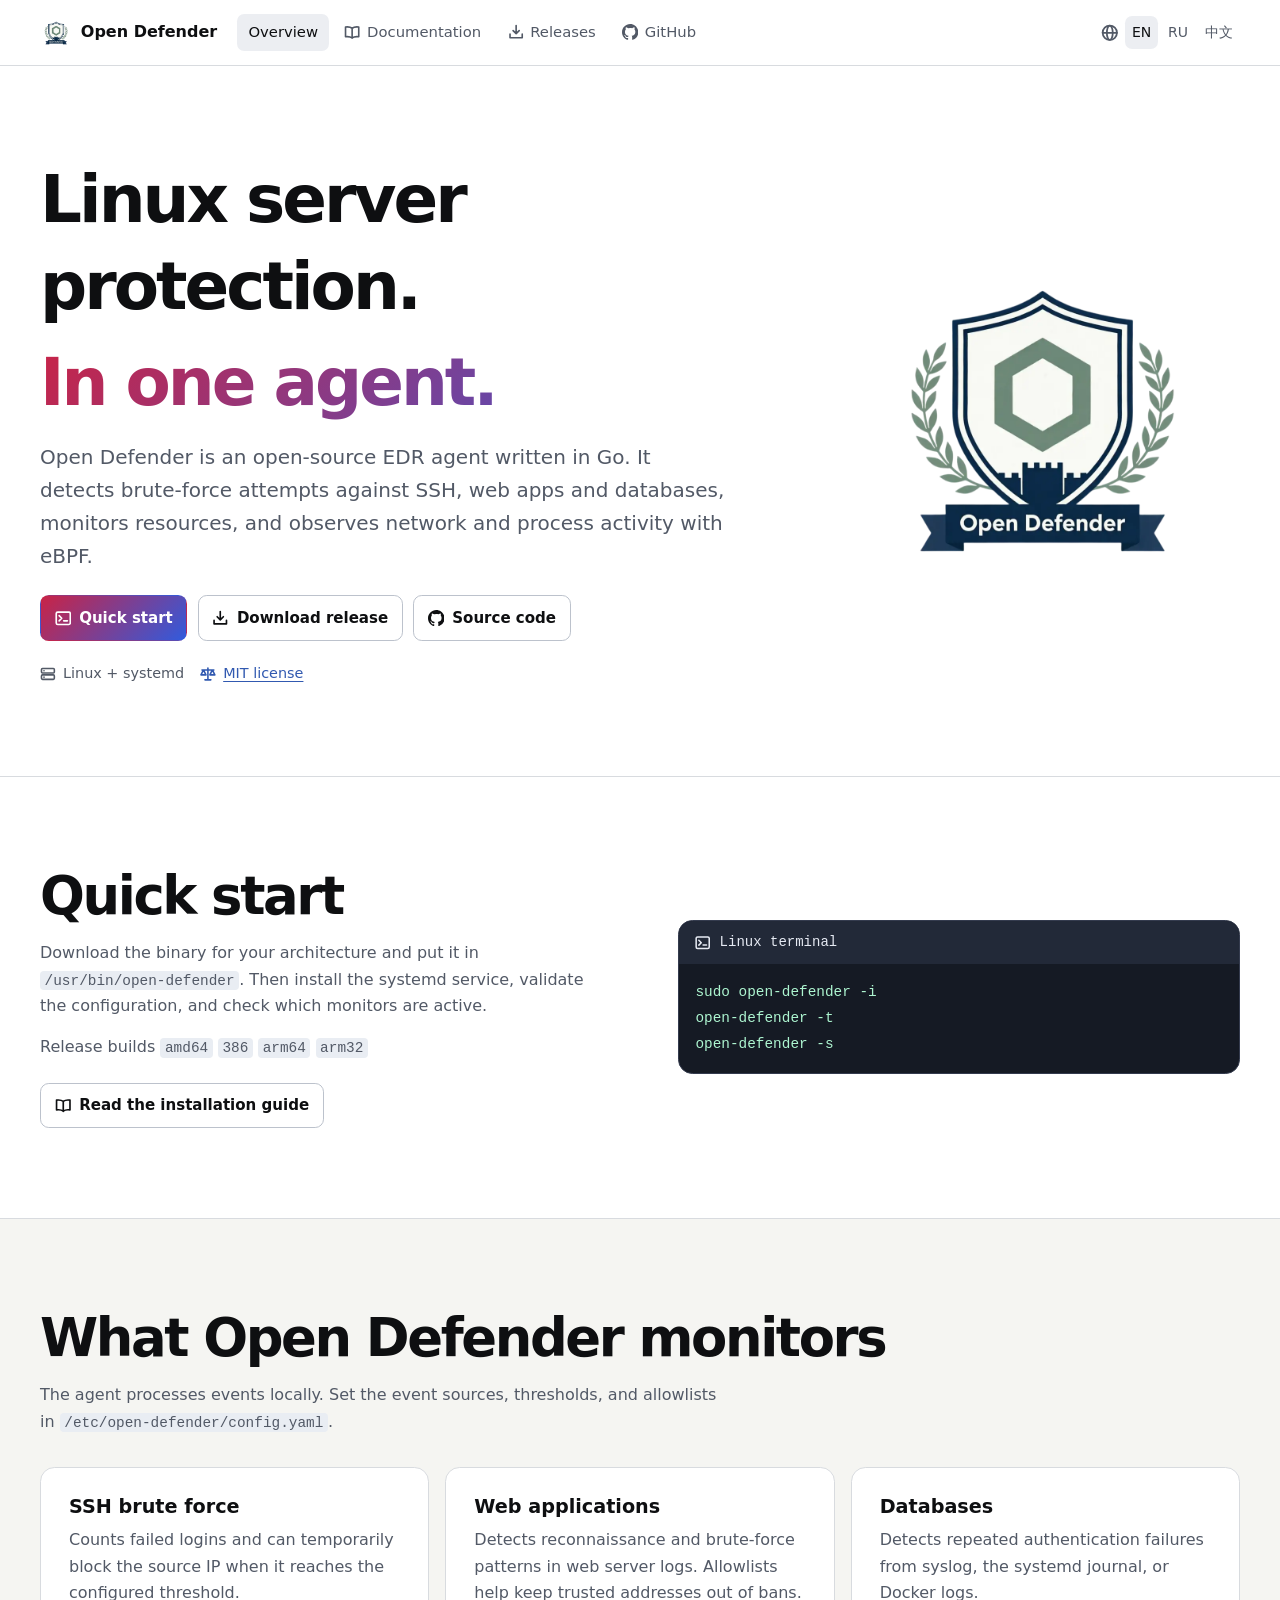
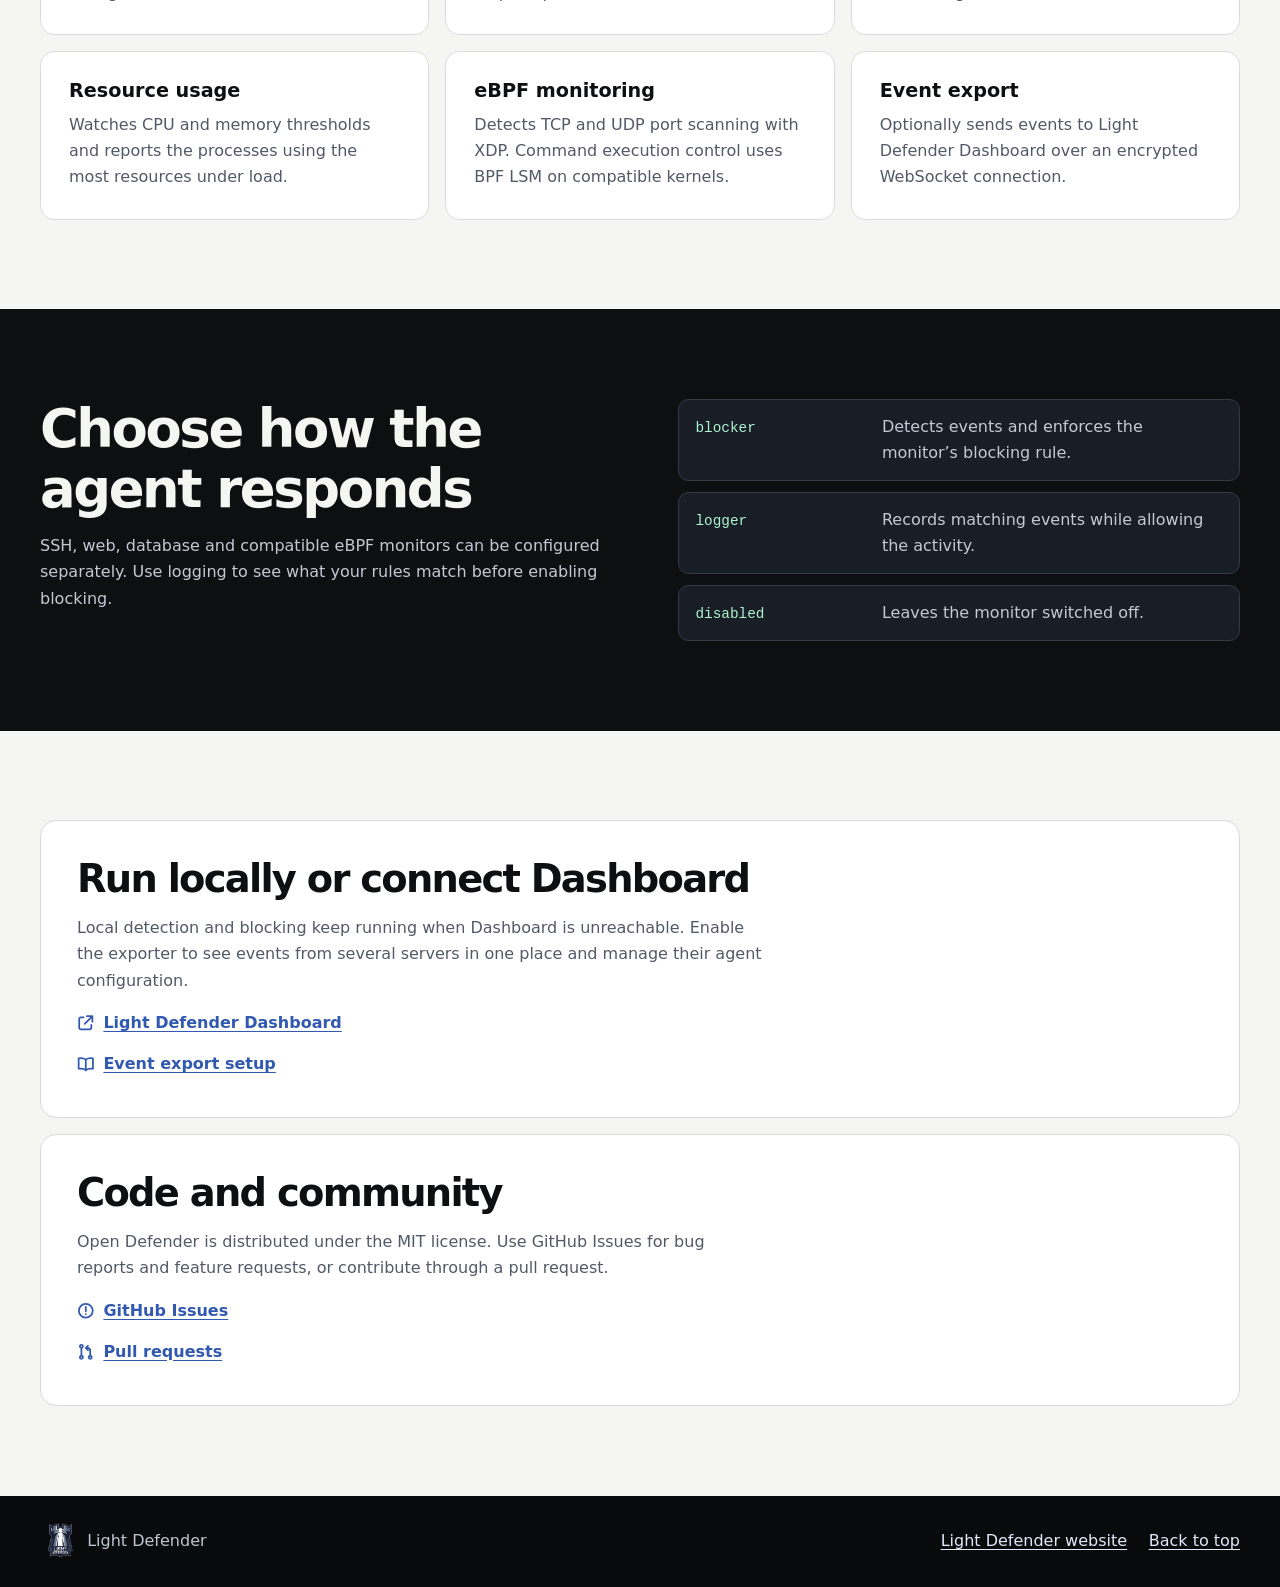
<file: index.html>
<!doctype html>
<html lang="en" data-page="overview">
<head>
  <meta charset="utf-8">
  <meta name="viewport" content="width=device-width, initial-scale=1">
  <title>Open Defender — open-source Linux server protection</title>
  <meta name="description" content="Open Defender is an open-source EDR agent for Linux with SSH, web and database protection, eBPF monitoring, and resource alerts.">
  <meta property="og:type" content="website">
  <meta property="og:title" content="Open Defender — open-source Linux server protection">
  <meta property="og:description" content="Open Defender is an open-source EDR agent for Linux with SSH, web and database protection, eBPF monitoring, and resource alerts.">
  <link rel="icon" href="favicon.png" type="image/png" sizes="96x96">
  <link rel="stylesheet" href="assets/site.css">
  <script src="assets/language.js"></script>
</head>
<body id="top">
  <a class="skip-link" href="#main">Skip to content</a>
  <header class="site-header">
    <div class="wrap header-layout">
      <a class="brand" href="index.html"><img src="assets/open-defender.webp" alt="" width="32" height="32">Open Defender</a>
      <nav class="site-nav" aria-label="Project navigation">
        <a href="index.html" aria-current="page">Overview</a>
        <a href="docs.html"><svg class="icon icon-outline" viewBox="0 0 16 16" aria-hidden="true" focusable="false"><path d="M8 4.2C6.3 2.9 4.5 2.6 1.5 3v9.5c3-.4 4.8-.1 6.5 1.2 1.7-1.3 3.5-1.6 6.5-1.2V3c-3-.4-4.8-.1-6.5 1.2V14"/></svg>Documentation</a>
        <a href="https://github.com/fridalif/open-defender/releases"><svg class="icon icon-outline" viewBox="0 0 16 16" aria-hidden="true" focusable="false"><path d="M8 1.5v8m-3-3 3 3 3-3M2 10v3.5h12V10"/></svg>Releases</a>
        <a href="https://github.com/fridalif/open-defender"><svg class="icon" viewBox="0 0 16 16" aria-hidden="true" focusable="false"><path d="M8 0C3.58 0 0 3.58 0 8c0 3.54 2.29 6.53 5.47 7.59.4.07.55-.17.55-.38 0-.19-.01-.82-.01-1.49-2.01.37-2.53-.49-2.69-.94-.09-.23-.48-.94-.82-1.13-.28-.15-.68-.52-.01-.53.63-.01 1.08.58 1.23.82.72 1.21 1.87.87 2.33.66.07-.52.28-.87.51-1.07-1.78-.2-3.64-.89-3.64-3.95 0-.87.31-1.59.82-2.15-.08-.2-.36-1.02.08-2.12 0 0 .67-.21 2.2.82a7.64 7.64 0 0 1 2-.27c.68 0 1.36.09 2 .27 1.53-1.04 2.2-.82 2.2-.82.44 1.1.16 1.92.08 2.12.51.56.82 1.27.82 2.15 0 3.07-1.87 3.75-3.65 3.95.29.25.54.73.54 1.48 0 1.07-.01 1.93-.01 2.2 0 .21.15.46.55.38A8.01 8.01 0 0 0 16 8c0-4.42-3.58-8-8-8z"/></svg>GitHub</a>
      </nav>
      <nav class="language-nav" aria-label="Language">
        <svg class="icon icon-outline" viewBox="0 0 16 16" aria-hidden="true" focusable="false"><circle cx="8" cy="8" r="6.5"/><ellipse cx="8" cy="8" rx="2.7" ry="6.5"/><path d="M1.5 8h13"/></svg>
        <a href="index.html?lang=en" hreflang="en" lang="en" aria-label="English" aria-current="true">EN</a>
        <a href="ru/index.html" hreflang="ru" lang="ru" aria-label="Русский">RU</a>
        <a href="zh-cn/index.html" hreflang="zh-CN" lang="zh-CN" aria-label="简体中文">中文</a>
      </nav>
    </div>
  </header>
  <main id="main">
    <section class="hero" aria-labelledby="hero-title">
      <div class="wrap hero-layout">
        <div>
          <h1 id="hero-title">Linux server protection. <span>In one agent.</span></h1>
          <p class="intro">Open Defender is an open-source EDR agent written in Go. It detects brute-force attempts against SSH, web apps and databases, monitors resources, and observes network and process activity with eBPF.</p>
          <div class="actions">
            <a class="button button-primary" href="docs.html#quickstart"><svg class="icon icon-outline" viewBox="0 0 16 16" aria-hidden="true" focusable="false"><rect x="1.2" y="2" width="13.6" height="12" rx="1.5"/><path d="m4 5.5 2.5 2.5L4 10.5m4.4 0H12"/></svg>Quick start</a>
            <a class="button" href="https://github.com/fridalif/open-defender/releases/latest"><svg class="icon icon-outline" viewBox="0 0 16 16" aria-hidden="true" focusable="false"><path d="M8 1.5v8m-3-3 3 3 3-3M2 10v3.5h12V10"/></svg>Download release</a>
            <a class="button" href="https://github.com/fridalif/open-defender"><svg class="icon" viewBox="0 0 16 16" aria-hidden="true" focusable="false"><path d="M8 0C3.58 0 0 3.58 0 8c0 3.54 2.29 6.53 5.47 7.59.4.07.55-.17.55-.38 0-.19-.01-.82-.01-1.49-2.01.37-2.53-.49-2.69-.94-.09-.23-.48-.94-.82-1.13-.28-.15-.68-.52-.01-.53.63-.01 1.08.58 1.23.82.72 1.21 1.87.87 2.33.66.07-.52.28-.87.51-1.07-1.78-.2-3.64-.89-3.64-3.95 0-.87.31-1.59.82-2.15-.08-.2-.36-1.02.08-2.12 0 0 .67-.21 2.2.82a7.64 7.64 0 0 1 2-.27c.68 0 1.36.09 2 .27 1.53-1.04 2.2-.82 2.2-.82.44 1.1.16 1.92.08 2.12.51.56.82 1.27.82 2.15 0 3.07-1.87 3.75-3.65 3.95.29.25.54.73.54 1.48 0 1.07-.01 1.93-.01 2.2 0 .21.15.46.55.38A8.01 8.01 0 0 0 16 8c0-4.42-3.58-8-8-8z"/></svg>Source code</a>
          </div>
          <ul class="project-facts">
            <li><svg class="icon icon-outline" viewBox="0 0 16 16" aria-hidden="true" focusable="false"><rect x="1.5" y="2.5" width="13" height="4.5" rx="1"/><rect x="1.5" y="9" width="13" height="4.5" rx="1"/><path d="M4 4.75h.1M4 11.25h.1"/></svg>Linux + systemd</li>
            <li><a href="https://github.com/fridalif/open-defender/blob/main/LICENSE"><svg class="icon icon-outline" viewBox="0 0 16 16" aria-hidden="true" focusable="false"><path d="M8 2v12m-3 0h6M2 4h12M3.5 4 1 9h5l-2.5-5Zm9 0L10 9h5l-2.5-5Z"/></svg>MIT license</a></li>
          </ul>
        </div>
        <figure class="hero-figure">
          <img src="assets/open-defender.webp" alt="" width="928" height="928" fetchpriority="high">
        </figure>
      </div>
    </section>

    <section class="section quickstart" id="quickstart" aria-labelledby="quick-title">
      <div class="wrap quick-layout">
        <div>
          <h2 id="quick-title">Quick start</h2>
          <p class="intro">Download the binary for your architecture and put it in <code>/usr/bin/open-defender</code>. Then install the systemd service, validate the configuration, and check which monitors are active.</p>
          <p class="intro">Release builds <code>amd64</code> <code>386</code> <code>arm64</code> <code>arm32</code></p>
          <div class="actions"><a class="button" href="docs.html#quickstart"><svg class="icon icon-outline" viewBox="0 0 16 16" aria-hidden="true" focusable="false"><path d="M8 4.2C6.3 2.9 4.5 2.6 1.5 3v9.5c3-.4 4.8-.1 6.5 1.2 1.7-1.3 3.5-1.6 6.5-1.2V3c-3-.4-4.8-.1-6.5 1.2V14"/></svg>Read the installation guide</a></div>
        </div>
        <figure class="terminal">
          <figcaption><svg class="icon icon-outline" viewBox="0 0 16 16" aria-hidden="true" focusable="false"><rect x="1.2" y="2" width="13.6" height="12" rx="1.5"/><path d="m4 5.5 2.5 2.5L4 10.5m4.4 0H12"/></svg>Linux terminal</figcaption>
          <pre tabindex="0"><code>sudo open-defender -i
open-defender -t
open-defender -s</code></pre>
        </figure>
      </div>
    </section>

    <section class="section" aria-labelledby="features-title">
      <div class="wrap">
        <h2 id="features-title">What Open Defender monitors</h2>
        <p class="intro">The agent processes events locally. Set the event sources, thresholds, and allowlists in <code>/etc/open-defender/config.yaml</code>.</p>
        <div class="card-grid">
          <article class="card">
            <h3>SSH brute force</h3>
            <p>Counts failed logins and can temporarily block the source IP when it reaches the configured threshold.</p>
          </article>
          <article class="card">
            <h3>Web applications</h3>
            <p>Detects reconnaissance and brute-force patterns in web server logs. Allowlists help keep trusted addresses out of bans.</p>
          </article>
          <article class="card">
            <h3>Databases</h3>
            <p>Detects repeated authentication failures from syslog, the systemd journal, or Docker logs.</p>
          </article>
          <article class="card">
            <h3>Resource usage</h3>
            <p>Watches CPU and memory thresholds and reports the processes using the most resources under load.</p>
          </article>
          <article class="card">
            <h3>eBPF monitoring</h3>
            <p>Detects TCP and UDP port scanning with XDP. Command execution control uses BPF LSM on compatible kernels.</p>
          </article>
          <article class="card">
            <h3>Event export</h3>
            <p>Optionally sends events to Light Defender Dashboard over an encrypted WebSocket connection.</p>
          </article>
        </div>
      </div>
    </section>

    <section class="section dark" aria-labelledby="modes-title">
      <div class="wrap info-layout">
        <div>
          <h2 id="modes-title">Choose how the agent responds</h2>
          <p class="intro">SSH, web, database and compatible eBPF monitors can be configured separately. Use logging to see what your rules match before enabling blocking.</p>
        </div>
        <dl class="mode-list">
          <div><dt><code>blocker</code></dt><dd>Detects events and enforces the monitor’s blocking rule.</dd></div>
          <div><dt><code>logger</code></dt><dd>Records matching events while allowing the activity.</dd></div>
          <div><dt><code>disabled</code></dt><dd>Leaves the monitor switched off.</dd></div>
        </dl>
      </div>
    </section>

    <section class="section" aria-label="Code and community">
      <div class="wrap community-layout">
        <article class="community-panel">
          <h2>Run locally or connect Dashboard</h2>
          <p class="intro">Local detection and blocking keep running when Dashboard is unreachable. Enable the exporter to see events from several servers in one place and manage their agent configuration.</p>
          <ul class="link-list">
            <li><a href="https://light-defender.ru/light-defender-dashboard/"><svg class="icon icon-outline" viewBox="0 0 16 16" aria-hidden="true" focusable="false"><path d="M6 3H3.5A1.5 1.5 0 0 0 2 4.5v8A1.5 1.5 0 0 0 3.5 14h8a1.5 1.5 0 0 0 1.5-1.5V10M9 2h5v5m0-5L7 9"/></svg>Light Defender Dashboard</a></li>
            <li><a href="docs.html#export"><svg class="icon icon-outline" viewBox="0 0 16 16" aria-hidden="true" focusable="false"><path d="M8 4.2C6.3 2.9 4.5 2.6 1.5 3v9.5c3-.4 4.8-.1 6.5 1.2 1.7-1.3 3.5-1.6 6.5-1.2V3c-3-.4-4.8-.1-6.5 1.2V14"/></svg>Event export setup</a></li>
          </ul>
        </article>
        <article class="community-panel">
          <h2>Code and community</h2>
          <p class="intro">Open Defender is distributed under the MIT license. Use GitHub Issues for bug reports and feature requests, or contribute through a pull request.</p>
          <ul class="link-list">
            <li><a href="https://github.com/fridalif/open-defender/issues"><svg class="icon icon-outline" viewBox="0 0 16 16" aria-hidden="true" focusable="false"><circle cx="8" cy="8" r="6.3"/><path d="M8 4.5v4m0 2.6h.01"/></svg>GitHub Issues</a></li>
            <li><a href="https://github.com/fridalif/open-defender/pulls"><svg class="icon icon-outline" viewBox="0 0 16 16" aria-hidden="true" focusable="false"><circle cx="4" cy="3" r="1.4"/><circle cx="4" cy="13" r="1.4"/><circle cx="12" cy="13" r="1.4"/><path d="M4 4.4v7.2m8 0V7a2.5 2.5 0 0 0-2.5-2.5H8l2-2m-2 2 2 2"/></svg>Pull requests</a></li>
          </ul>
        </article>
      </div>
    </section>
  </main>
  <footer class="footer">
    <div class="wrap">
      <p class="footer-brand"><img src="assets/light-defender.webp" width="40" height="40" alt="">Light Defender</p>
      <div class="footer-links">
        <a href="https://light-defender.ru/">Light Defender website</a>
        <a href="#top">Back to top</a>
      </div>
    </div>
  </footer>
</body>
</html>
</file>
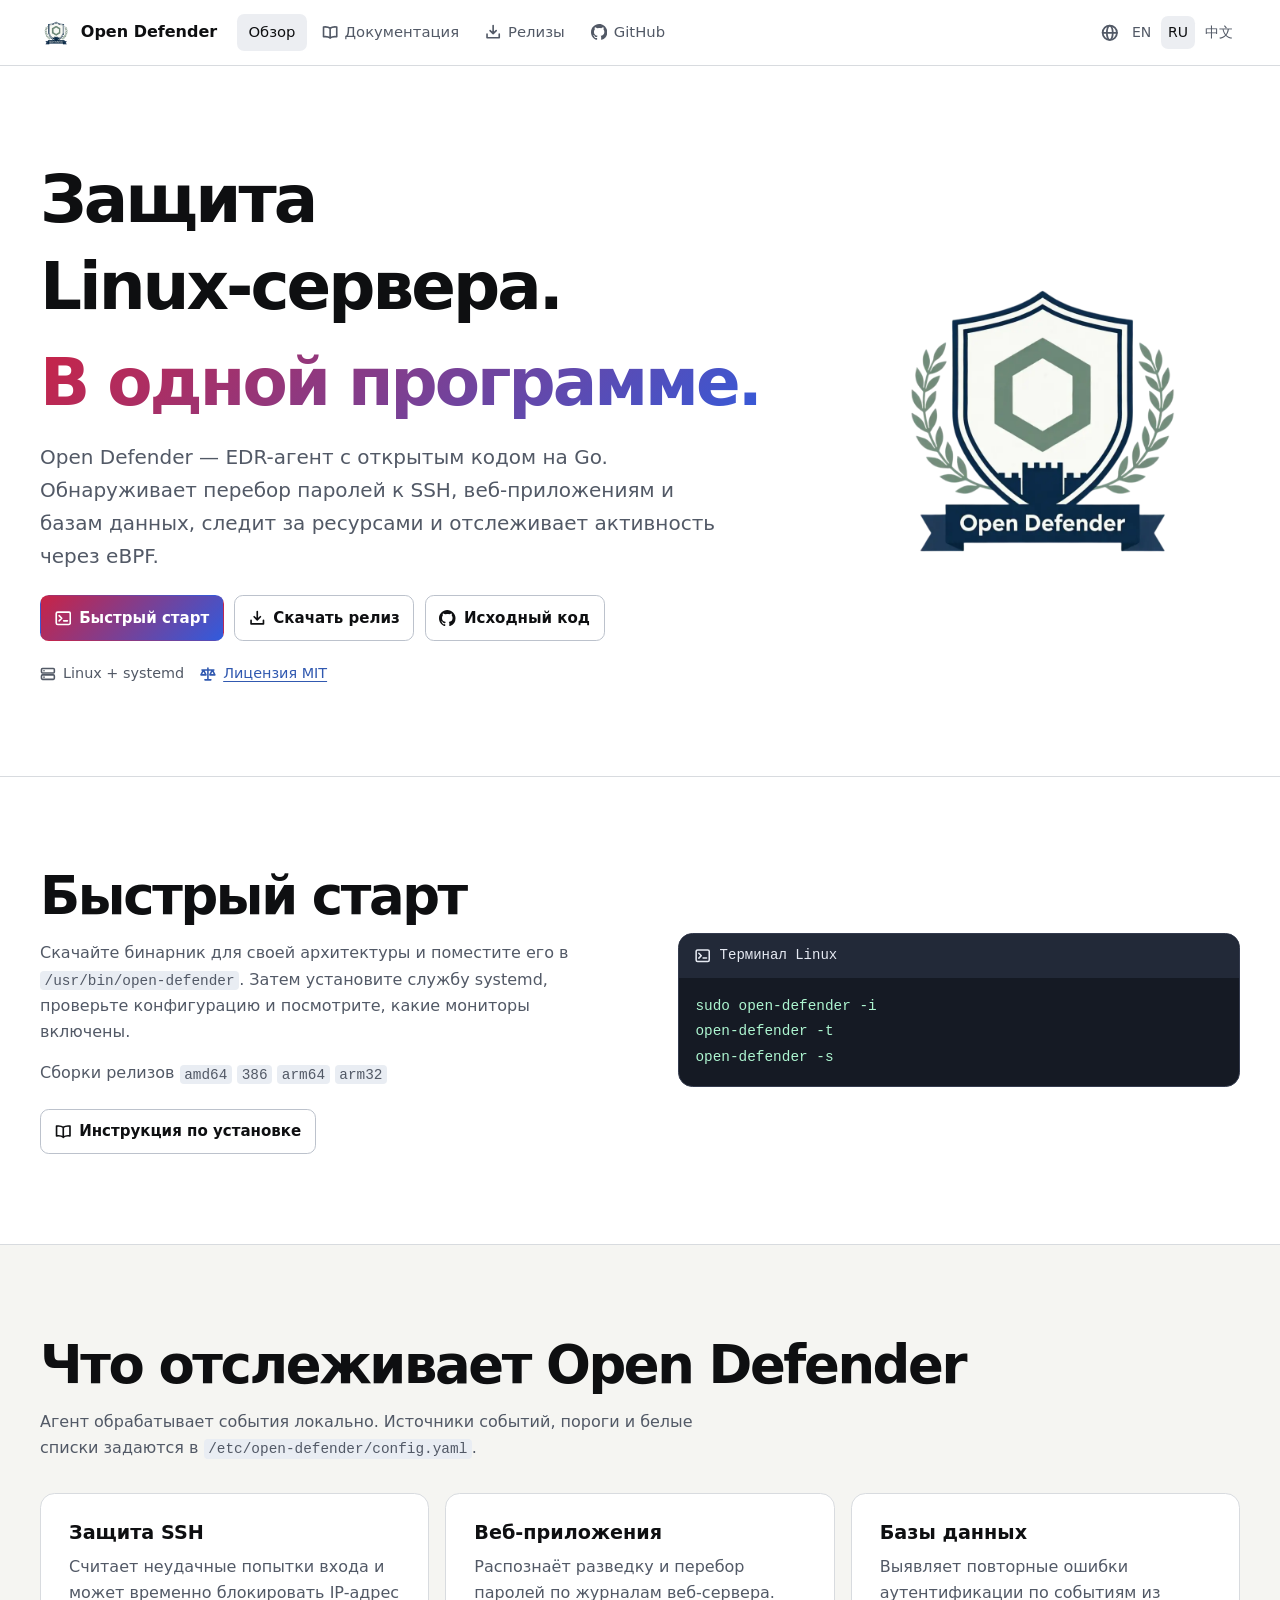
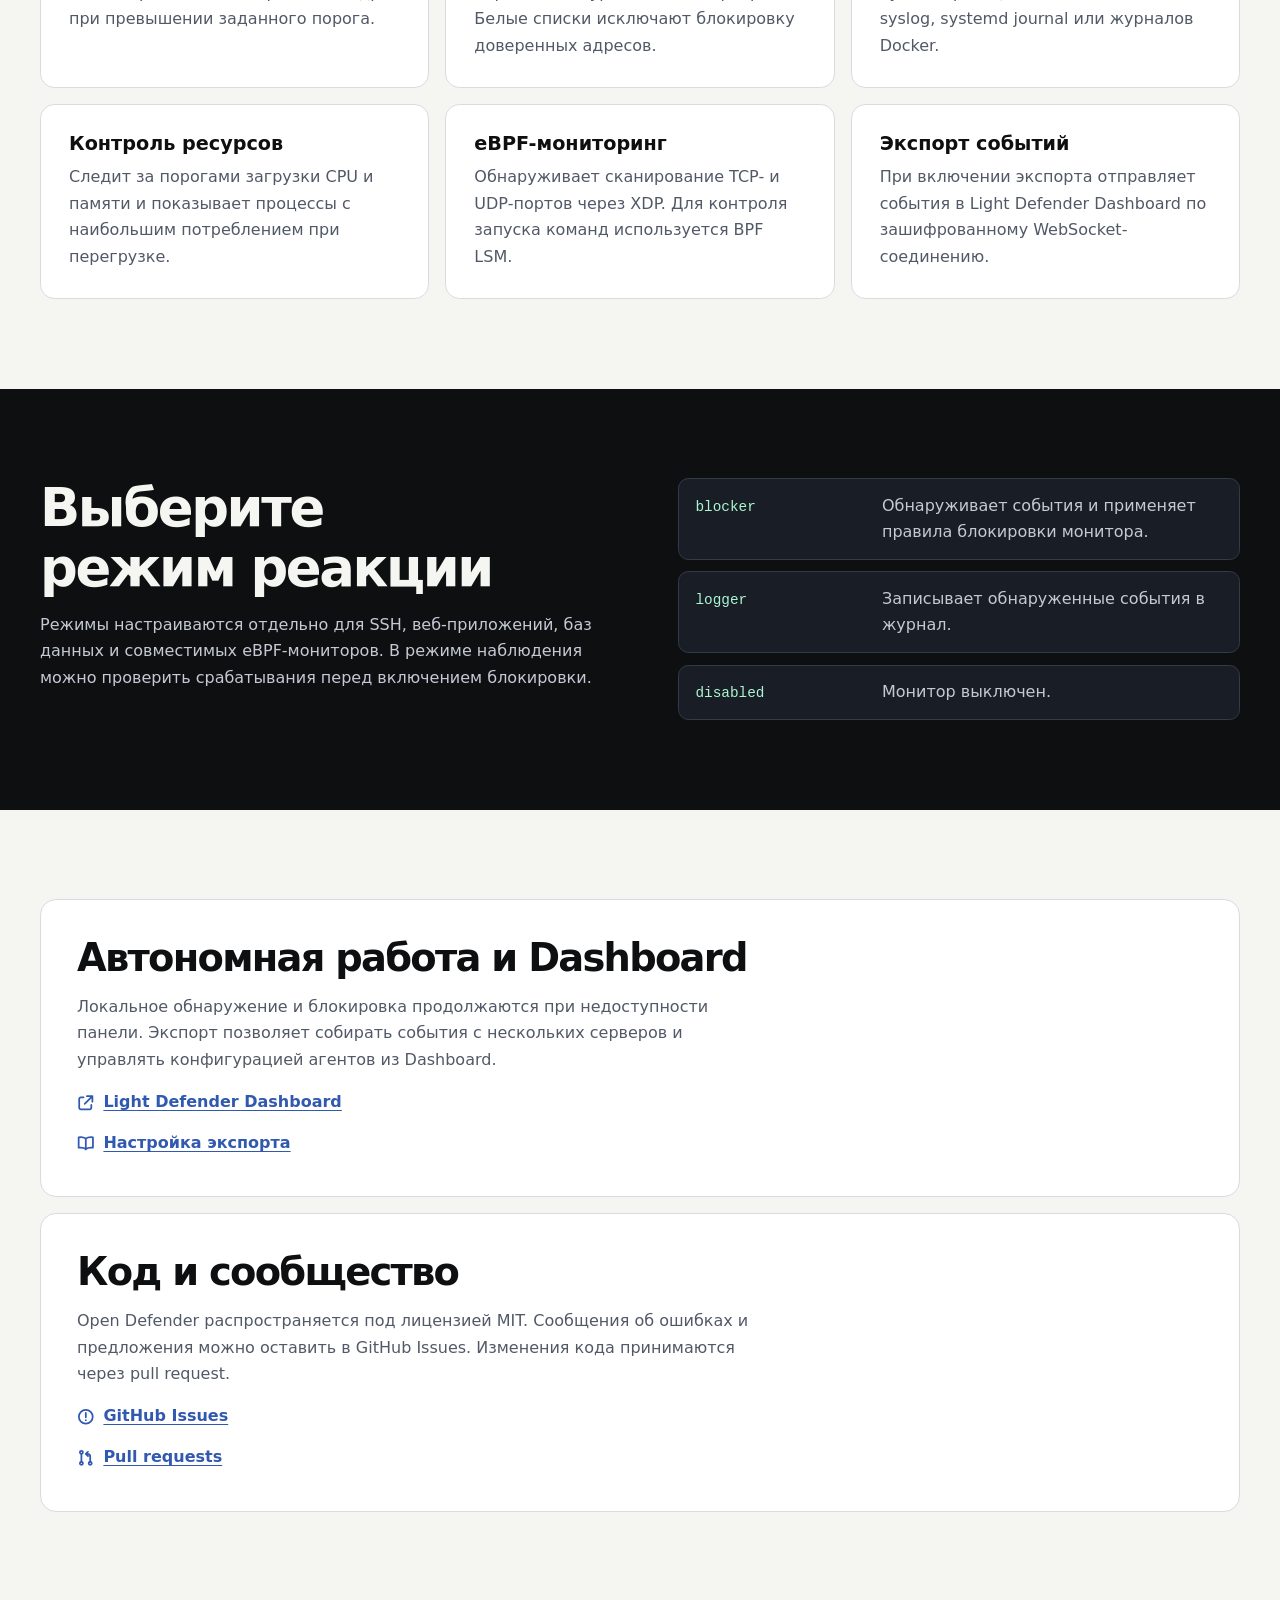
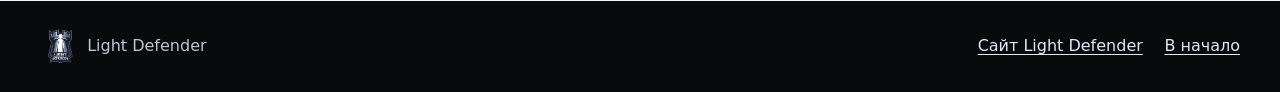
<file: ru/index.html>
<!doctype html>
<html lang="ru" data-page="overview">
<head>
  <meta charset="utf-8">
  <meta name="viewport" content="width=device-width, initial-scale=1">
  <title>Open Defender — защита Linux-серверов с открытым кодом</title>
  <meta name="description" content="Open Defender — EDR-агент с открытым кодом для Linux. Защита SSH, веб-приложений и баз данных, eBPF-мониторинг и контроль ресурсов.">
  <meta property="og:type" content="website">
  <meta property="og:title" content="Open Defender — защита Linux-серверов с открытым кодом">
  <meta property="og:description" content="Open Defender — EDR-агент с открытым кодом для Linux. Защита SSH, веб-приложений и баз данных, eBPF-мониторинг и контроль ресурсов.">
  <link rel="icon" href="../favicon.png" type="image/png" sizes="96x96">
  <link rel="stylesheet" href="../assets/site.css">
  <script src="../assets/language.js"></script>
</head>
<body id="top">
  <a class="skip-link" href="#main">К содержанию</a>
  <header class="site-header">
    <div class="wrap header-layout">
      <a class="brand" href="index.html"><img src="../assets/open-defender.webp" alt="" width="32" height="32">Open Defender</a>
      <nav class="site-nav" aria-label="Навигация по проекту">
        <a href="index.html" aria-current="page">Обзор</a>
        <a href="docs.html"><svg class="icon icon-outline" viewBox="0 0 16 16" aria-hidden="true" focusable="false"><path d="M8 4.2C6.3 2.9 4.5 2.6 1.5 3v9.5c3-.4 4.8-.1 6.5 1.2 1.7-1.3 3.5-1.6 6.5-1.2V3c-3-.4-4.8-.1-6.5 1.2V14"/></svg>Документация</a>
        <a href="https://github.com/fridalif/open-defender/releases"><svg class="icon icon-outline" viewBox="0 0 16 16" aria-hidden="true" focusable="false"><path d="M8 1.5v8m-3-3 3 3 3-3M2 10v3.5h12V10"/></svg>Релизы</a>
        <a href="https://github.com/fridalif/open-defender"><svg class="icon" viewBox="0 0 16 16" aria-hidden="true" focusable="false"><path d="M8 0C3.58 0 0 3.58 0 8c0 3.54 2.29 6.53 5.47 7.59.4.07.55-.17.55-.38 0-.19-.01-.82-.01-1.49-2.01.37-2.53-.49-2.69-.94-.09-.23-.48-.94-.82-1.13-.28-.15-.68-.52-.01-.53.63-.01 1.08.58 1.23.82.72 1.21 1.87.87 2.33.66.07-.52.28-.87.51-1.07-1.78-.2-3.64-.89-3.64-3.95 0-.87.31-1.59.82-2.15-.08-.2-.36-1.02.08-2.12 0 0 .67-.21 2.2.82a7.64 7.64 0 0 1 2-.27c.68 0 1.36.09 2 .27 1.53-1.04 2.2-.82 2.2-.82.44 1.1.16 1.92.08 2.12.51.56.82 1.27.82 2.15 0 3.07-1.87 3.75-3.65 3.95.29.25.54.73.54 1.48 0 1.07-.01 1.93-.01 2.2 0 .21.15.46.55.38A8.01 8.01 0 0 0 16 8c0-4.42-3.58-8-8-8z"/></svg>GitHub</a>
      </nav>
      <nav class="language-nav" aria-label="Язык">
        <svg class="icon icon-outline" viewBox="0 0 16 16" aria-hidden="true" focusable="false"><circle cx="8" cy="8" r="6.5"/><ellipse cx="8" cy="8" rx="2.7" ry="6.5"/><path d="M1.5 8h13"/></svg>
        <a href="../index.html?lang=en" hreflang="en" lang="en" aria-label="English">EN</a>
        <a href="../ru/index.html" hreflang="ru" lang="ru" aria-label="Русский" aria-current="true">RU</a>
        <a href="../zh-cn/index.html" hreflang="zh-CN" lang="zh-CN" aria-label="简体中文">中文</a>
      </nav>
    </div>
  </header>
  <main id="main">
    <section class="hero" aria-labelledby="hero-title">
      <div class="wrap hero-layout">
        <div>
          <h1 id="hero-title">Защита Linux‑сервера. <span>В одной программе.</span></h1>
          <p class="intro">Open Defender — EDR-агент с открытым кодом на Go. Обнаруживает перебор паролей к SSH, веб-приложениям и базам данных, следит за ресурсами и отслеживает активность через eBPF.</p>
          <div class="actions">
            <a class="button button-primary" href="docs.html#quickstart"><svg class="icon icon-outline" viewBox="0 0 16 16" aria-hidden="true" focusable="false"><rect x="1.2" y="2" width="13.6" height="12" rx="1.5"/><path d="m4 5.5 2.5 2.5L4 10.5m4.4 0H12"/></svg>Быстрый старт</a>
            <a class="button" href="https://github.com/fridalif/open-defender/releases/latest"><svg class="icon icon-outline" viewBox="0 0 16 16" aria-hidden="true" focusable="false"><path d="M8 1.5v8m-3-3 3 3 3-3M2 10v3.5h12V10"/></svg>Скачать релиз</a>
            <a class="button" href="https://github.com/fridalif/open-defender"><svg class="icon" viewBox="0 0 16 16" aria-hidden="true" focusable="false"><path d="M8 0C3.58 0 0 3.58 0 8c0 3.54 2.29 6.53 5.47 7.59.4.07.55-.17.55-.38 0-.19-.01-.82-.01-1.49-2.01.37-2.53-.49-2.69-.94-.09-.23-.48-.94-.82-1.13-.28-.15-.68-.52-.01-.53.63-.01 1.08.58 1.23.82.72 1.21 1.87.87 2.33.66.07-.52.28-.87.51-1.07-1.78-.2-3.64-.89-3.64-3.95 0-.87.31-1.59.82-2.15-.08-.2-.36-1.02.08-2.12 0 0 .67-.21 2.2.82a7.64 7.64 0 0 1 2-.27c.68 0 1.36.09 2 .27 1.53-1.04 2.2-.82 2.2-.82.44 1.1.16 1.92.08 2.12.51.56.82 1.27.82 2.15 0 3.07-1.87 3.75-3.65 3.95.29.25.54.73.54 1.48 0 1.07-.01 1.93-.01 2.2 0 .21.15.46.55.38A8.01 8.01 0 0 0 16 8c0-4.42-3.58-8-8-8z"/></svg>Исходный код</a>
          </div>
          <ul class="project-facts">
            <li><svg class="icon icon-outline" viewBox="0 0 16 16" aria-hidden="true" focusable="false"><rect x="1.5" y="2.5" width="13" height="4.5" rx="1"/><rect x="1.5" y="9" width="13" height="4.5" rx="1"/><path d="M4 4.75h.1M4 11.25h.1"/></svg>Linux + systemd</li>
            <li><a href="https://github.com/fridalif/open-defender/blob/main/LICENSE"><svg class="icon icon-outline" viewBox="0 0 16 16" aria-hidden="true" focusable="false"><path d="M8 2v12m-3 0h6M2 4h12M3.5 4 1 9h5l-2.5-5Zm9 0L10 9h5l-2.5-5Z"/></svg>Лицензия MIT</a></li>
          </ul>
        </div>
        <figure class="hero-figure">
          <img src="../assets/open-defender.webp" alt="" width="928" height="928" fetchpriority="high">
        </figure>
      </div>
    </section>

    <section class="section quickstart" id="quickstart" aria-labelledby="quick-title">
      <div class="wrap quick-layout">
        <div>
          <h2 id="quick-title">Быстрый старт</h2>
          <p class="intro">Скачайте бинарник для своей архитектуры и поместите его в <code>/usr/bin/open-defender</code>. Затем установите службу systemd, проверьте конфигурацию и посмотрите, какие мониторы включены.</p>
          <p class="intro">Сборки релизов <code>amd64</code> <code>386</code> <code>arm64</code> <code>arm32</code></p>
          <div class="actions"><a class="button" href="docs.html#quickstart"><svg class="icon icon-outline" viewBox="0 0 16 16" aria-hidden="true" focusable="false"><path d="M8 4.2C6.3 2.9 4.5 2.6 1.5 3v9.5c3-.4 4.8-.1 6.5 1.2 1.7-1.3 3.5-1.6 6.5-1.2V3c-3-.4-4.8-.1-6.5 1.2V14"/></svg>Инструкция по установке</a></div>
        </div>
        <figure class="terminal">
          <figcaption><svg class="icon icon-outline" viewBox="0 0 16 16" aria-hidden="true" focusable="false"><rect x="1.2" y="2" width="13.6" height="12" rx="1.5"/><path d="m4 5.5 2.5 2.5L4 10.5m4.4 0H12"/></svg>Терминал Linux</figcaption>
          <pre tabindex="0"><code>sudo open-defender -i
open-defender -t
open-defender -s</code></pre>
        </figure>
      </div>
    </section>

    <section class="section" aria-labelledby="features-title">
      <div class="wrap">
        <h2 id="features-title">Что отслеживает Open Defender</h2>
        <p class="intro">Агент обрабатывает события локально. Источники событий, пороги и белые списки задаются в <code>/etc/open-defender/config.yaml</code>.</p>
        <div class="card-grid">
          <article class="card">
            <h3>Защита SSH</h3>
            <p>Считает неудачные попытки входа и может временно блокировать IP-адрес при превышении заданного порога.</p>
          </article>
          <article class="card">
            <h3>Веб-приложения</h3>
            <p>Распознаёт разведку и перебор паролей по журналам веб-сервера. Белые списки исключают блокировку доверенных адресов.</p>
          </article>
          <article class="card">
            <h3>Базы данных</h3>
            <p>Выявляет повторные ошибки аутентификации по событиям из syslog, systemd journal или журналов Docker.</p>
          </article>
          <article class="card">
            <h3>Контроль ресурсов</h3>
            <p>Следит за порогами загрузки CPU и памяти и показывает процессы с наибольшим потреблением при перегрузке.</p>
          </article>
          <article class="card">
            <h3>eBPF-мониторинг</h3>
            <p>Обнаруживает сканирование TCP- и UDP-портов через XDP. Для контроля запуска команд используется BPF LSM.</p>
          </article>
          <article class="card">
            <h3>Экспорт событий</h3>
            <p>При включении экспорта отправляет события в Light Defender Dashboard по зашифрованному WebSocket-соединению.</p>
          </article>
        </div>
      </div>
    </section>

    <section class="section dark" aria-labelledby="modes-title">
      <div class="wrap info-layout">
        <div>
          <h2 id="modes-title">Выберите режим реакции</h2>
          <p class="intro">Режимы настраиваются отдельно для SSH, веб-приложений, баз данных и совместимых eBPF-мониторов. В режиме наблюдения можно проверить срабатывания перед включением блокировки.</p>
        </div>
        <dl class="mode-list">
          <div><dt><code>blocker</code></dt><dd>Обнаруживает события и применяет правила блокировки монитора.</dd></div>
          <div><dt><code>logger</code></dt><dd>Записывает обнаруженные события в журнал.</dd></div>
          <div><dt><code>disabled</code></dt><dd>Монитор выключен.</dd></div>
        </dl>
      </div>
    </section>

    <section class="section" aria-label="Код и сообщество">
      <div class="wrap community-layout">
        <article class="community-panel">
          <h2>Автономная работа и Dashboard</h2>
          <p class="intro">Локальное обнаружение и блокировка продолжаются при недоступности панели. Экспорт позволяет собирать события с нескольких серверов и управлять конфигурацией агентов из Dashboard.</p>
          <ul class="link-list">
            <li><a href="https://light-defender.ru/light-defender-dashboard/"><svg class="icon icon-outline" viewBox="0 0 16 16" aria-hidden="true" focusable="false"><path d="M6 3H3.5A1.5 1.5 0 0 0 2 4.5v8A1.5 1.5 0 0 0 3.5 14h8a1.5 1.5 0 0 0 1.5-1.5V10M9 2h5v5m0-5L7 9"/></svg>Light Defender Dashboard</a></li>
            <li><a href="docs.html#export"><svg class="icon icon-outline" viewBox="0 0 16 16" aria-hidden="true" focusable="false"><path d="M8 4.2C6.3 2.9 4.5 2.6 1.5 3v9.5c3-.4 4.8-.1 6.5 1.2 1.7-1.3 3.5-1.6 6.5-1.2V3c-3-.4-4.8-.1-6.5 1.2V14"/></svg>Настройка экспорта</a></li>
          </ul>
        </article>
        <article class="community-panel">
          <h2>Код и сообщество</h2>
          <p class="intro">Open Defender распространяется под лицензией MIT. Сообщения об ошибках и предложения можно оставить в GitHub Issues. Изменения кода принимаются через pull request.</p>
          <ul class="link-list">
            <li><a href="https://github.com/fridalif/open-defender/issues"><svg class="icon icon-outline" viewBox="0 0 16 16" aria-hidden="true" focusable="false"><circle cx="8" cy="8" r="6.3"/><path d="M8 4.5v4m0 2.6h.01"/></svg>GitHub Issues</a></li>
            <li><a href="https://github.com/fridalif/open-defender/pulls"><svg class="icon icon-outline" viewBox="0 0 16 16" aria-hidden="true" focusable="false"><circle cx="4" cy="3" r="1.4"/><circle cx="4" cy="13" r="1.4"/><circle cx="12" cy="13" r="1.4"/><path d="M4 4.4v7.2m8 0V7a2.5 2.5 0 0 0-2.5-2.5H8l2-2m-2 2 2 2"/></svg>Pull requests</a></li>
          </ul>
        </article>
      </div>
    </section>
  </main>
  <footer class="footer">
    <div class="wrap">
      <p class="footer-brand"><img src="../assets/light-defender.webp" width="40" height="40" alt="">Light Defender</p>
      <div class="footer-links">
        <a href="https://light-defender.ru/">Сайт Light Defender</a>
        <a href="#top">В начало</a>
      </div>
    </div>
  </footer>
</body>
</html>
</file>
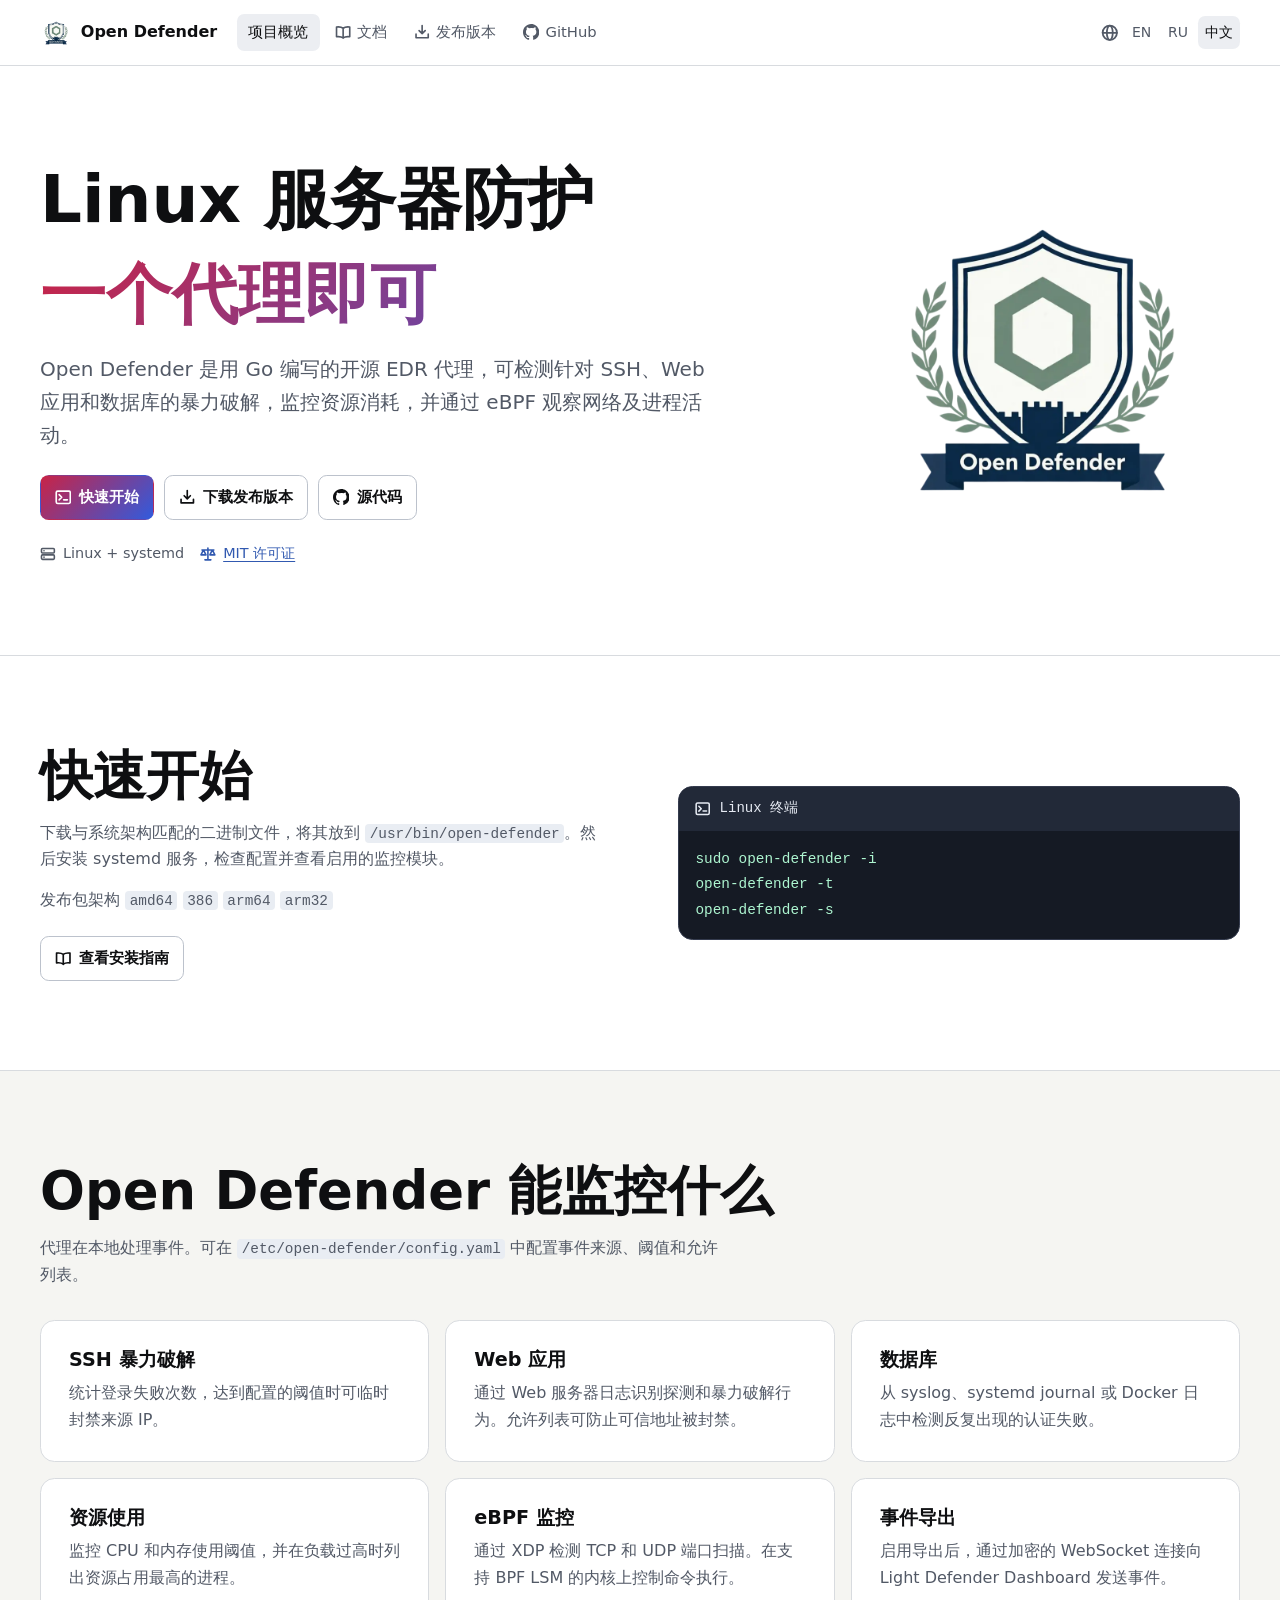
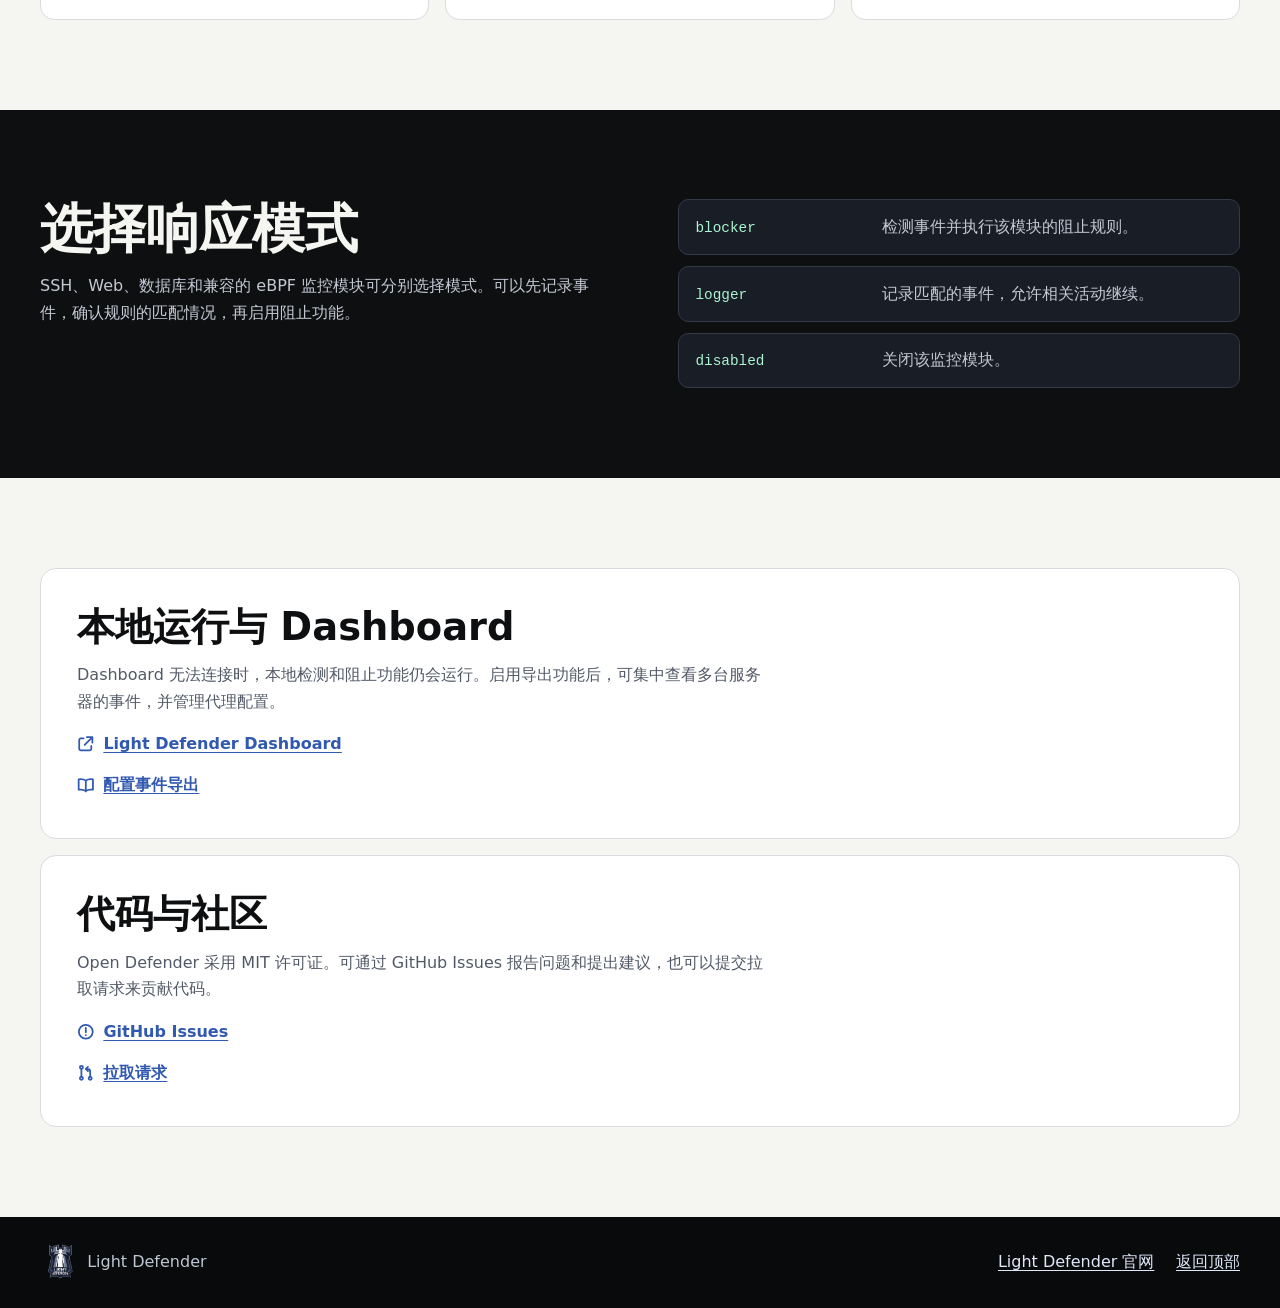
<file: zh-cn/index.html>
<!doctype html>
<html lang="zh-CN" data-page="overview">
<head>
  <meta charset="utf-8">
  <meta name="viewport" content="width=device-width, initial-scale=1">
  <title>Open Defender — 开源 Linux 服务器防护</title>
  <meta name="description" content="Open Defender 是开源 Linux EDR 代理，支持 SSH、Web 应用和数据库防护、eBPF 监控及资源告警。">
  <meta property="og:type" content="website">
  <meta property="og:title" content="Open Defender — 开源 Linux 服务器防护">
  <meta property="og:description" content="Open Defender 是开源 Linux EDR 代理，支持 SSH、Web 应用和数据库防护、eBPF 监控及资源告警。">
  <link rel="icon" href="../favicon.png" type="image/png" sizes="96x96">
  <link rel="stylesheet" href="../assets/site.css">
  <script src="../assets/language.js"></script>
</head>
<body id="top">
  <a class="skip-link" href="#main">跳转到正文</a>
  <header class="site-header">
    <div class="wrap header-layout">
      <a class="brand" href="index.html"><img src="../assets/open-defender.webp" alt="" width="32" height="32">Open Defender</a>
      <nav class="site-nav" aria-label="项目导航">
        <a href="index.html" aria-current="page">项目概览</a>
        <a href="docs.html"><svg class="icon icon-outline" viewBox="0 0 16 16" aria-hidden="true" focusable="false"><path d="M8 4.2C6.3 2.9 4.5 2.6 1.5 3v9.5c3-.4 4.8-.1 6.5 1.2 1.7-1.3 3.5-1.6 6.5-1.2V3c-3-.4-4.8-.1-6.5 1.2V14"/></svg>文档</a>
        <a href="https://github.com/fridalif/open-defender/releases"><svg class="icon icon-outline" viewBox="0 0 16 16" aria-hidden="true" focusable="false"><path d="M8 1.5v8m-3-3 3 3 3-3M2 10v3.5h12V10"/></svg>发布版本</a>
        <a href="https://github.com/fridalif/open-defender"><svg class="icon" viewBox="0 0 16 16" aria-hidden="true" focusable="false"><path d="M8 0C3.58 0 0 3.58 0 8c0 3.54 2.29 6.53 5.47 7.59.4.07.55-.17.55-.38 0-.19-.01-.82-.01-1.49-2.01.37-2.53-.49-2.69-.94-.09-.23-.48-.94-.82-1.13-.28-.15-.68-.52-.01-.53.63-.01 1.08.58 1.23.82.72 1.21 1.87.87 2.33.66.07-.52.28-.87.51-1.07-1.78-.2-3.64-.89-3.64-3.95 0-.87.31-1.59.82-2.15-.08-.2-.36-1.02.08-2.12 0 0 .67-.21 2.2.82a7.64 7.64 0 0 1 2-.27c.68 0 1.36.09 2 .27 1.53-1.04 2.2-.82 2.2-.82.44 1.1.16 1.92.08 2.12.51.56.82 1.27.82 2.15 0 3.07-1.87 3.75-3.65 3.95.29.25.54.73.54 1.48 0 1.07-.01 1.93-.01 2.2 0 .21.15.46.55.38A8.01 8.01 0 0 0 16 8c0-4.42-3.58-8-8-8z"/></svg>GitHub</a>
      </nav>
      <nav class="language-nav" aria-label="语言">
        <svg class="icon icon-outline" viewBox="0 0 16 16" aria-hidden="true" focusable="false"><circle cx="8" cy="8" r="6.5"/><ellipse cx="8" cy="8" rx="2.7" ry="6.5"/><path d="M1.5 8h13"/></svg>
        <a href="../index.html?lang=en" hreflang="en" lang="en" aria-label="English">EN</a>
        <a href="../ru/index.html" hreflang="ru" lang="ru" aria-label="Русский">RU</a>
        <a href="../zh-cn/index.html" hreflang="zh-CN" lang="zh-CN" aria-label="简体中文" aria-current="true">中文</a>
      </nav>
    </div>
  </header>
  <main id="main">
    <section class="hero" aria-labelledby="hero-title">
      <div class="wrap hero-layout">
        <div>
          <h1 id="hero-title">Linux 服务器防护 <span>一个代理即可</span></h1>
          <p class="intro">Open Defender 是用 Go 编写的开源 EDR 代理，可检测针对 SSH、Web 应用和数据库的暴力破解，监控资源消耗，并通过 eBPF 观察网络及进程活动。</p>
          <div class="actions">
            <a class="button button-primary" href="docs.html#quickstart"><svg class="icon icon-outline" viewBox="0 0 16 16" aria-hidden="true" focusable="false"><rect x="1.2" y="2" width="13.6" height="12" rx="1.5"/><path d="m4 5.5 2.5 2.5L4 10.5m4.4 0H12"/></svg>快速开始</a>
            <a class="button" href="https://github.com/fridalif/open-defender/releases/latest"><svg class="icon icon-outline" viewBox="0 0 16 16" aria-hidden="true" focusable="false"><path d="M8 1.5v8m-3-3 3 3 3-3M2 10v3.5h12V10"/></svg>下载发布版本</a>
            <a class="button" href="https://github.com/fridalif/open-defender"><svg class="icon" viewBox="0 0 16 16" aria-hidden="true" focusable="false"><path d="M8 0C3.58 0 0 3.58 0 8c0 3.54 2.29 6.53 5.47 7.59.4.07.55-.17.55-.38 0-.19-.01-.82-.01-1.49-2.01.37-2.53-.49-2.69-.94-.09-.23-.48-.94-.82-1.13-.28-.15-.68-.52-.01-.53.63-.01 1.08.58 1.23.82.72 1.21 1.87.87 2.33.66.07-.52.28-.87.51-1.07-1.78-.2-3.64-.89-3.64-3.95 0-.87.31-1.59.82-2.15-.08-.2-.36-1.02.08-2.12 0 0 .67-.21 2.2.82a7.64 7.64 0 0 1 2-.27c.68 0 1.36.09 2 .27 1.53-1.04 2.2-.82 2.2-.82.44 1.1.16 1.92.08 2.12.51.56.82 1.27.82 2.15 0 3.07-1.87 3.75-3.65 3.95.29.25.54.73.54 1.48 0 1.07-.01 1.93-.01 2.2 0 .21.15.46.55.38A8.01 8.01 0 0 0 16 8c0-4.42-3.58-8-8-8z"/></svg>源代码</a>
          </div>
          <ul class="project-facts">
            <li><svg class="icon icon-outline" viewBox="0 0 16 16" aria-hidden="true" focusable="false"><rect x="1.5" y="2.5" width="13" height="4.5" rx="1"/><rect x="1.5" y="9" width="13" height="4.5" rx="1"/><path d="M4 4.75h.1M4 11.25h.1"/></svg>Linux + systemd</li>
            <li><a href="https://github.com/fridalif/open-defender/blob/main/LICENSE"><svg class="icon icon-outline" viewBox="0 0 16 16" aria-hidden="true" focusable="false"><path d="M8 2v12m-3 0h6M2 4h12M3.5 4 1 9h5l-2.5-5Zm9 0L10 9h5l-2.5-5Z"/></svg>MIT 许可证</a></li>
          </ul>
        </div>
        <figure class="hero-figure">
          <img src="../assets/open-defender.webp" alt="" width="928" height="928" fetchpriority="high">
        </figure>
      </div>
    </section>

    <section class="section quickstart" id="quickstart" aria-labelledby="quick-title">
      <div class="wrap quick-layout">
        <div>
          <h2 id="quick-title">快速开始</h2>
          <p class="intro">下载与系统架构匹配的二进制文件，将其放到 <code>/usr/bin/open-defender</code>。然后安装 systemd 服务，检查配置并查看启用的监控模块。</p>
          <p class="intro">发布包架构 <code>amd64</code> <code>386</code> <code>arm64</code> <code>arm32</code></p>
          <div class="actions"><a class="button" href="docs.html#quickstart"><svg class="icon icon-outline" viewBox="0 0 16 16" aria-hidden="true" focusable="false"><path d="M8 4.2C6.3 2.9 4.5 2.6 1.5 3v9.5c3-.4 4.8-.1 6.5 1.2 1.7-1.3 3.5-1.6 6.5-1.2V3c-3-.4-4.8-.1-6.5 1.2V14"/></svg>查看安装指南</a></div>
        </div>
        <figure class="terminal">
          <figcaption><svg class="icon icon-outline" viewBox="0 0 16 16" aria-hidden="true" focusable="false"><rect x="1.2" y="2" width="13.6" height="12" rx="1.5"/><path d="m4 5.5 2.5 2.5L4 10.5m4.4 0H12"/></svg>Linux 终端</figcaption>
          <pre tabindex="0"><code>sudo open-defender -i
open-defender -t
open-defender -s</code></pre>
        </figure>
      </div>
    </section>

    <section class="section" aria-labelledby="features-title">
      <div class="wrap">
        <h2 id="features-title">Open Defender 能监控什么</h2>
        <p class="intro">代理在本地处理事件。可在 <code>/etc/open-defender/config.yaml</code> 中配置事件来源、阈值和允许列表。</p>
        <div class="card-grid">
          <article class="card">
            <h3>SSH 暴力破解</h3>
            <p>统计登录失败次数，达到配置的阈值时可临时封禁来源 IP。</p>
          </article>
          <article class="card">
            <h3>Web 应用</h3>
            <p>通过 Web 服务器日志识别探测和暴力破解行为。允许列表可防止可信地址被封禁。</p>
          </article>
          <article class="card">
            <h3>数据库</h3>
            <p>从 syslog、systemd journal 或 Docker 日志中检测反复出现的认证失败。</p>
          </article>
          <article class="card">
            <h3>资源使用</h3>
            <p>监控 CPU 和内存使用阈值，并在负载过高时列出资源占用最高的进程。</p>
          </article>
          <article class="card">
            <h3>eBPF 监控</h3>
            <p>通过 XDP 检测 TCP 和 UDP 端口扫描。在支持 BPF LSM 的内核上控制命令执行。</p>
          </article>
          <article class="card">
            <h3>事件导出</h3>
            <p>启用导出后，通过加密的 WebSocket 连接向 Light Defender Dashboard 发送事件。</p>
          </article>
        </div>
      </div>
    </section>

    <section class="section dark" aria-labelledby="modes-title">
      <div class="wrap info-layout">
        <div>
          <h2 id="modes-title">选择响应模式</h2>
          <p class="intro">SSH、Web、数据库和兼容的 eBPF 监控模块可分别选择模式。可以先记录事件，确认规则的匹配情况，再启用阻止功能。</p>
        </div>
        <dl class="mode-list">
          <div><dt><code>blocker</code></dt><dd>检测事件并执行该模块的阻止规则。</dd></div>
          <div><dt><code>logger</code></dt><dd>记录匹配的事件，允许相关活动继续。</dd></div>
          <div><dt><code>disabled</code></dt><dd>关闭该监控模块。</dd></div>
        </dl>
      </div>
    </section>

    <section class="section" aria-label="代码与社区">
      <div class="wrap community-layout">
        <article class="community-panel">
          <h2>本地运行与 Dashboard</h2>
          <p class="intro">Dashboard 无法连接时，本地检测和阻止功能仍会运行。启用导出功能后，可集中查看多台服务器的事件，并管理代理配置。</p>
          <ul class="link-list">
            <li><a href="https://light-defender.ru/light-defender-dashboard/"><svg class="icon icon-outline" viewBox="0 0 16 16" aria-hidden="true" focusable="false"><path d="M6 3H3.5A1.5 1.5 0 0 0 2 4.5v8A1.5 1.5 0 0 0 3.5 14h8a1.5 1.5 0 0 0 1.5-1.5V10M9 2h5v5m0-5L7 9"/></svg>Light Defender Dashboard</a></li>
            <li><a href="docs.html#export"><svg class="icon icon-outline" viewBox="0 0 16 16" aria-hidden="true" focusable="false"><path d="M8 4.2C6.3 2.9 4.5 2.6 1.5 3v9.5c3-.4 4.8-.1 6.5 1.2 1.7-1.3 3.5-1.6 6.5-1.2V3c-3-.4-4.8-.1-6.5 1.2V14"/></svg>配置事件导出</a></li>
          </ul>
        </article>
        <article class="community-panel">
          <h2>代码与社区</h2>
          <p class="intro">Open Defender 采用 MIT 许可证。可通过 GitHub Issues 报告问题和提出建议，也可以提交拉取请求来贡献代码。</p>
          <ul class="link-list">
            <li><a href="https://github.com/fridalif/open-defender/issues"><svg class="icon icon-outline" viewBox="0 0 16 16" aria-hidden="true" focusable="false"><circle cx="8" cy="8" r="6.3"/><path d="M8 4.5v4m0 2.6h.01"/></svg>GitHub Issues</a></li>
            <li><a href="https://github.com/fridalif/open-defender/pulls"><svg class="icon icon-outline" viewBox="0 0 16 16" aria-hidden="true" focusable="false"><circle cx="4" cy="3" r="1.4"/><circle cx="4" cy="13" r="1.4"/><circle cx="12" cy="13" r="1.4"/><path d="M4 4.4v7.2m8 0V7a2.5 2.5 0 0 0-2.5-2.5H8l2-2m-2 2 2 2"/></svg>拉取请求</a></li>
          </ul>
        </article>
      </div>
    </section>
  </main>
  <footer class="footer">
    <div class="wrap">
      <p class="footer-brand"><img src="../assets/light-defender.webp" width="40" height="40" alt="">Light Defender</p>
      <div class="footer-links">
        <a href="https://light-defender.ru/">Light Defender 官网</a>
        <a href="#top">返回顶部</a>
      </div>
    </div>
  </footer>
</body>
</html>
</file>
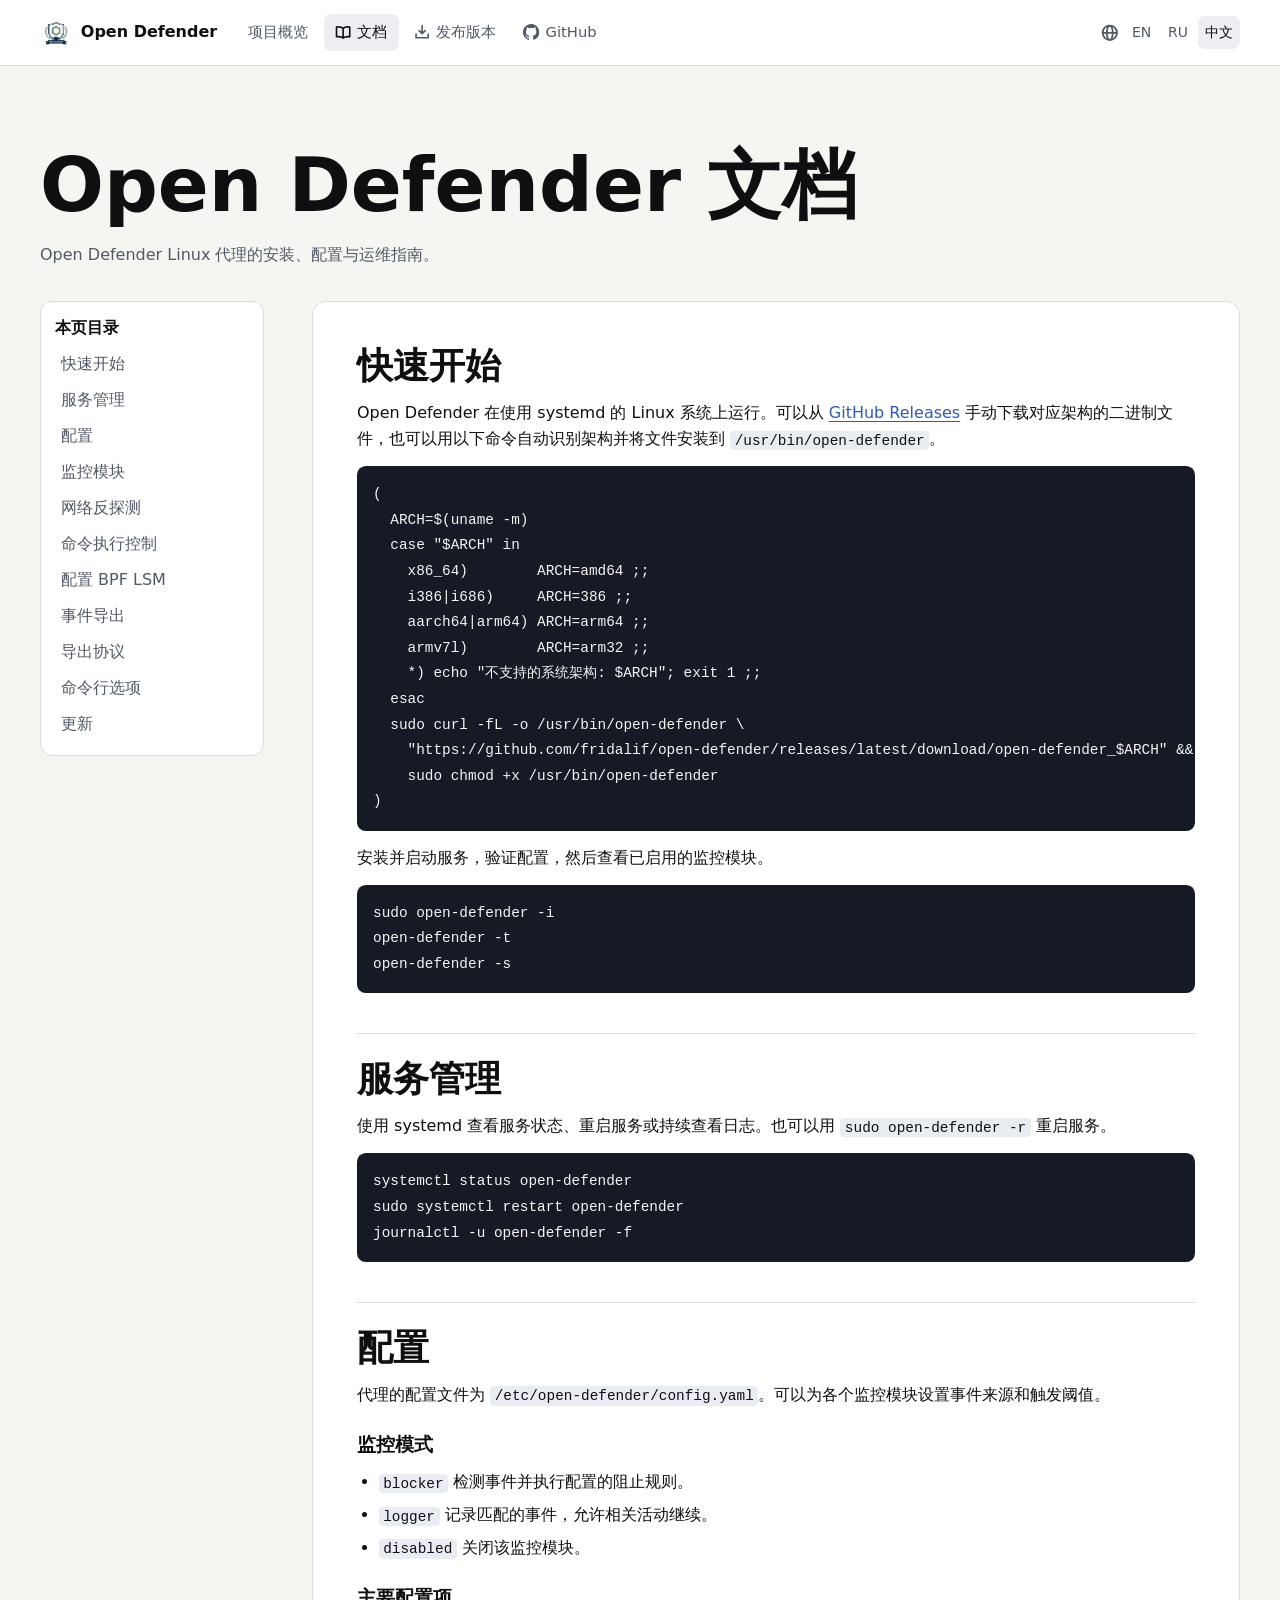
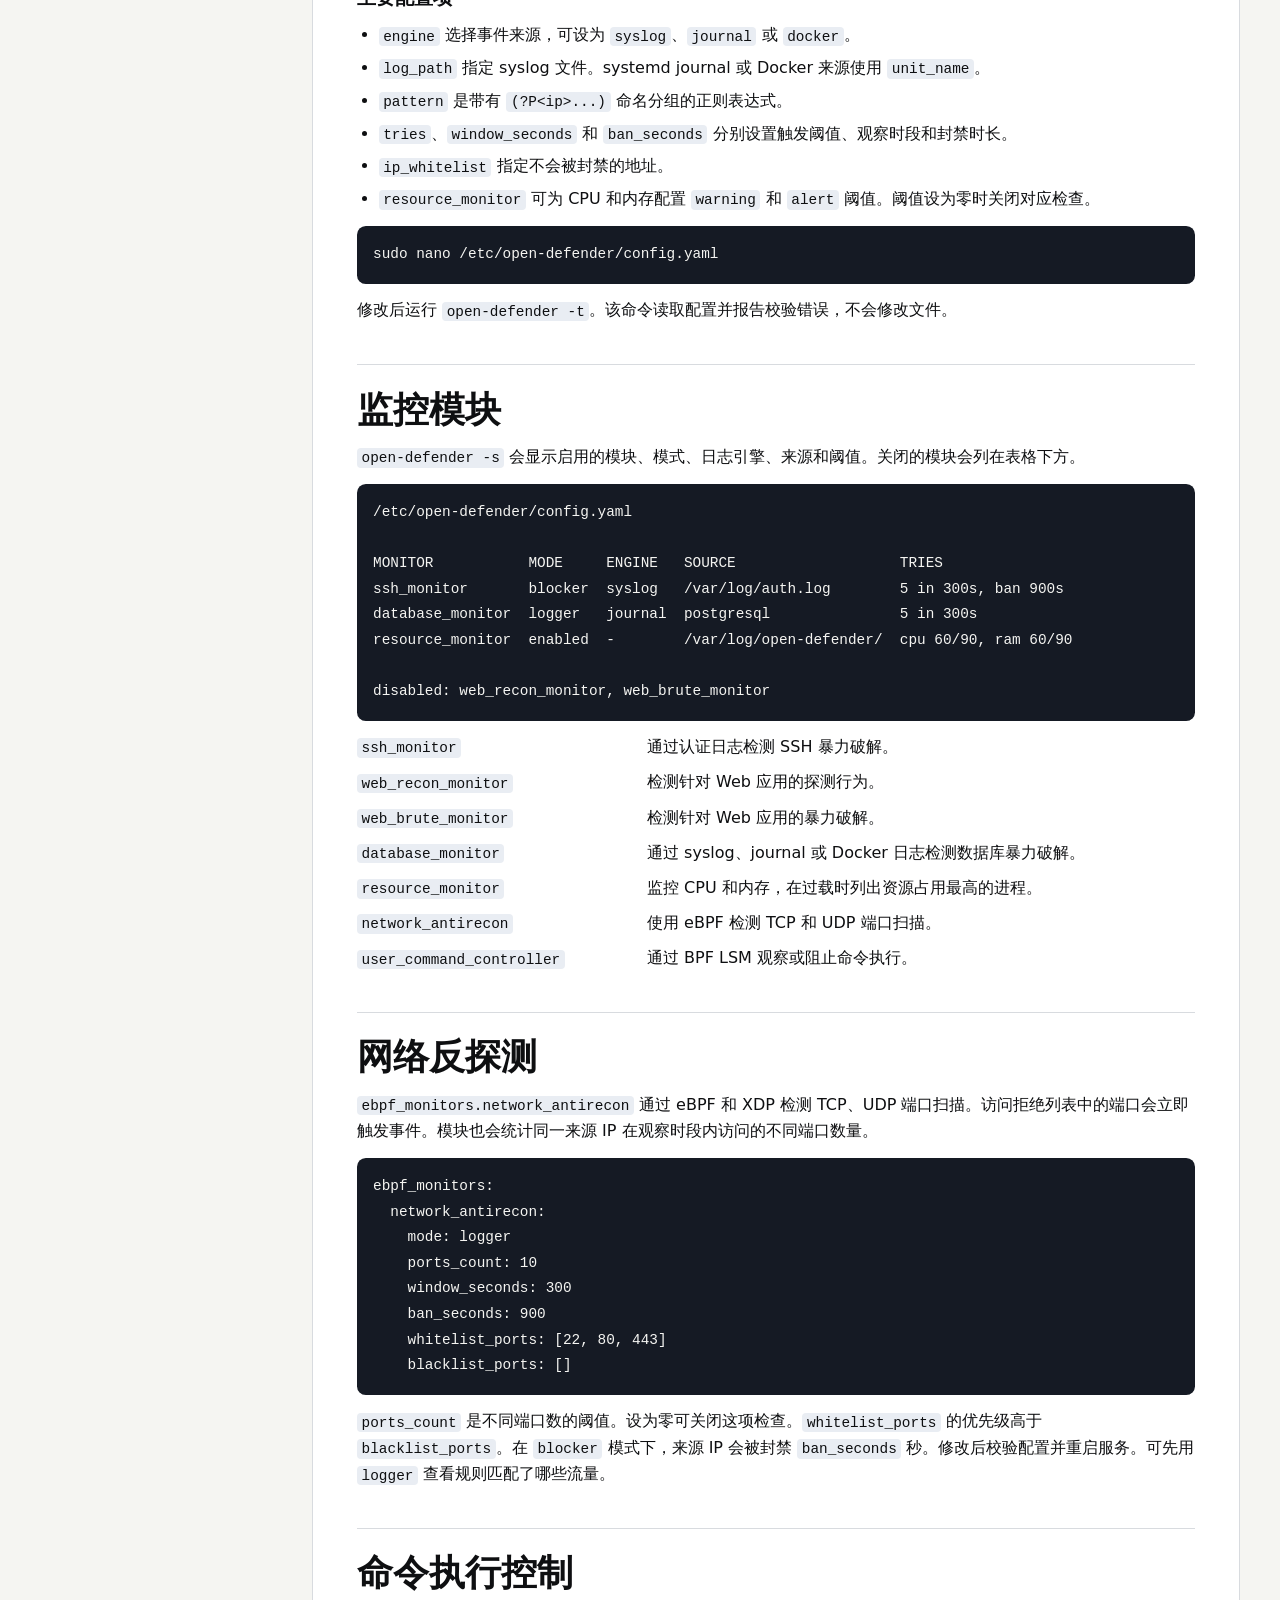
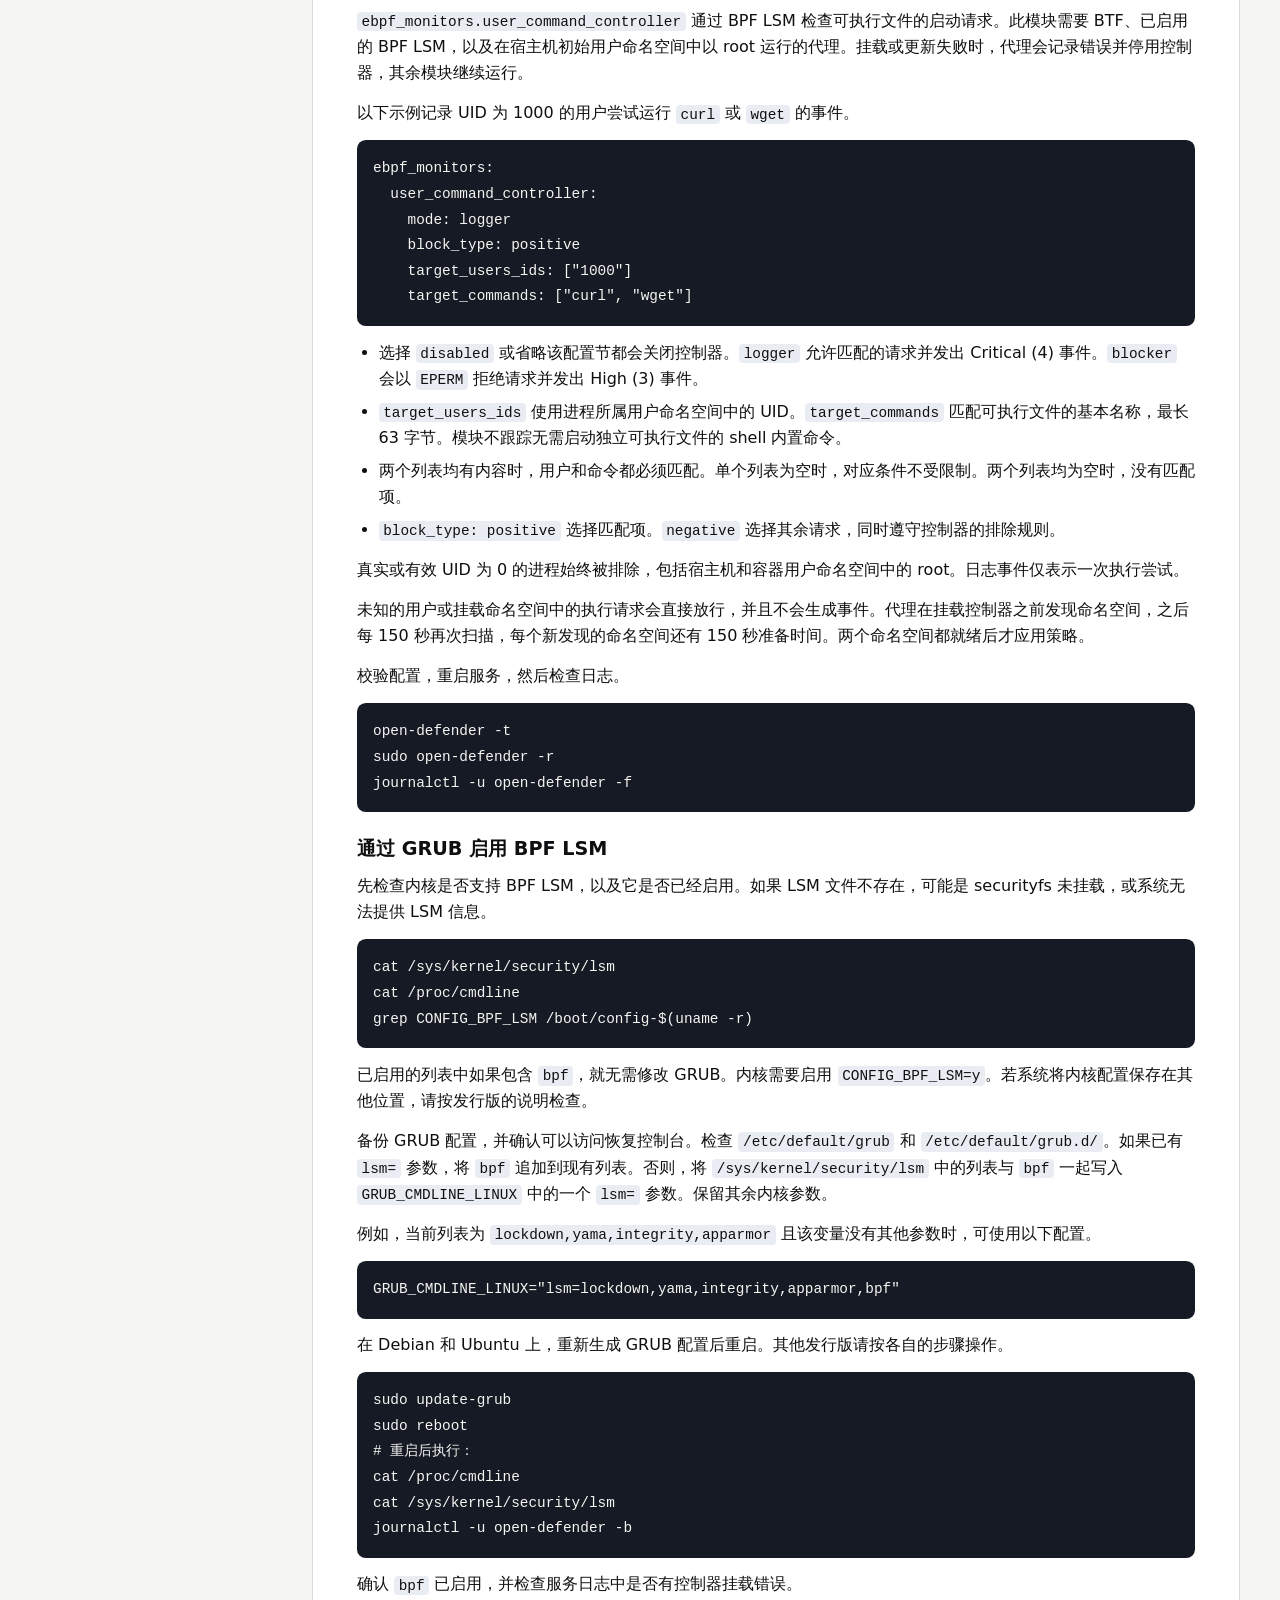
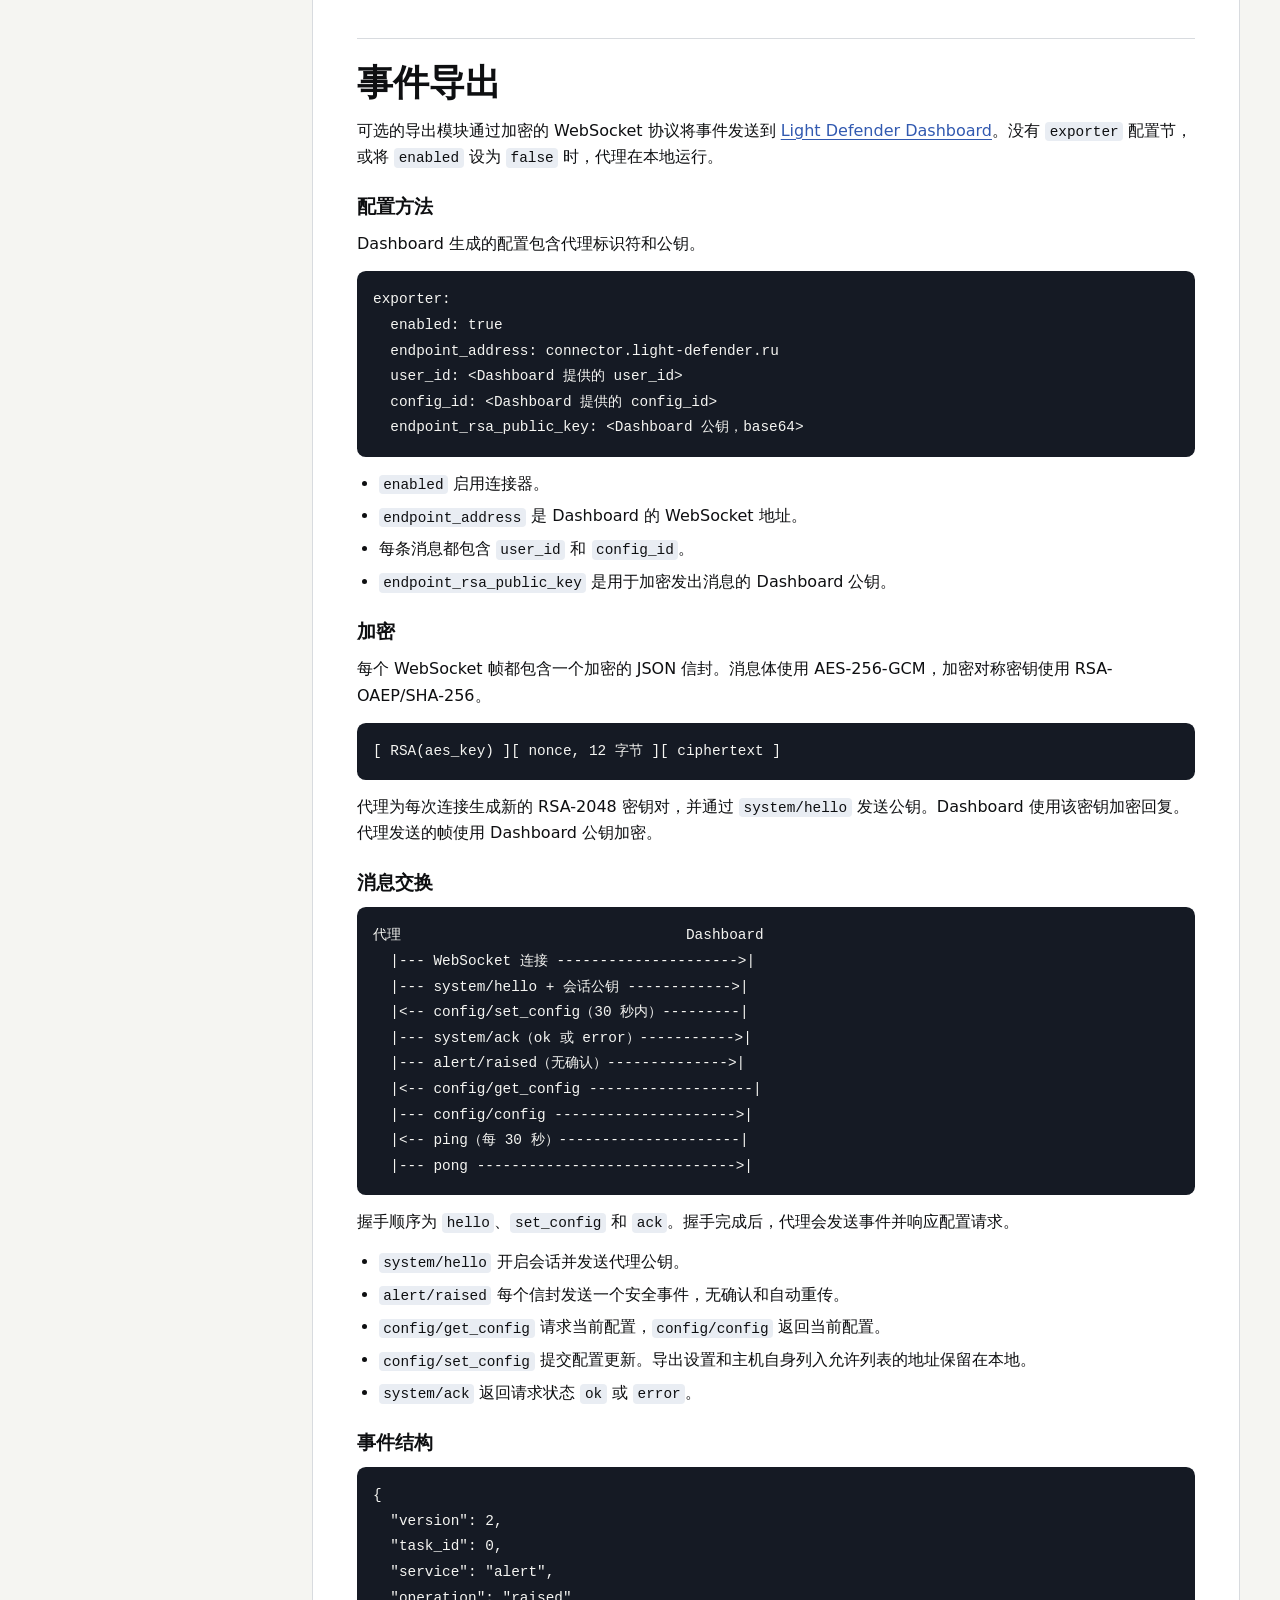
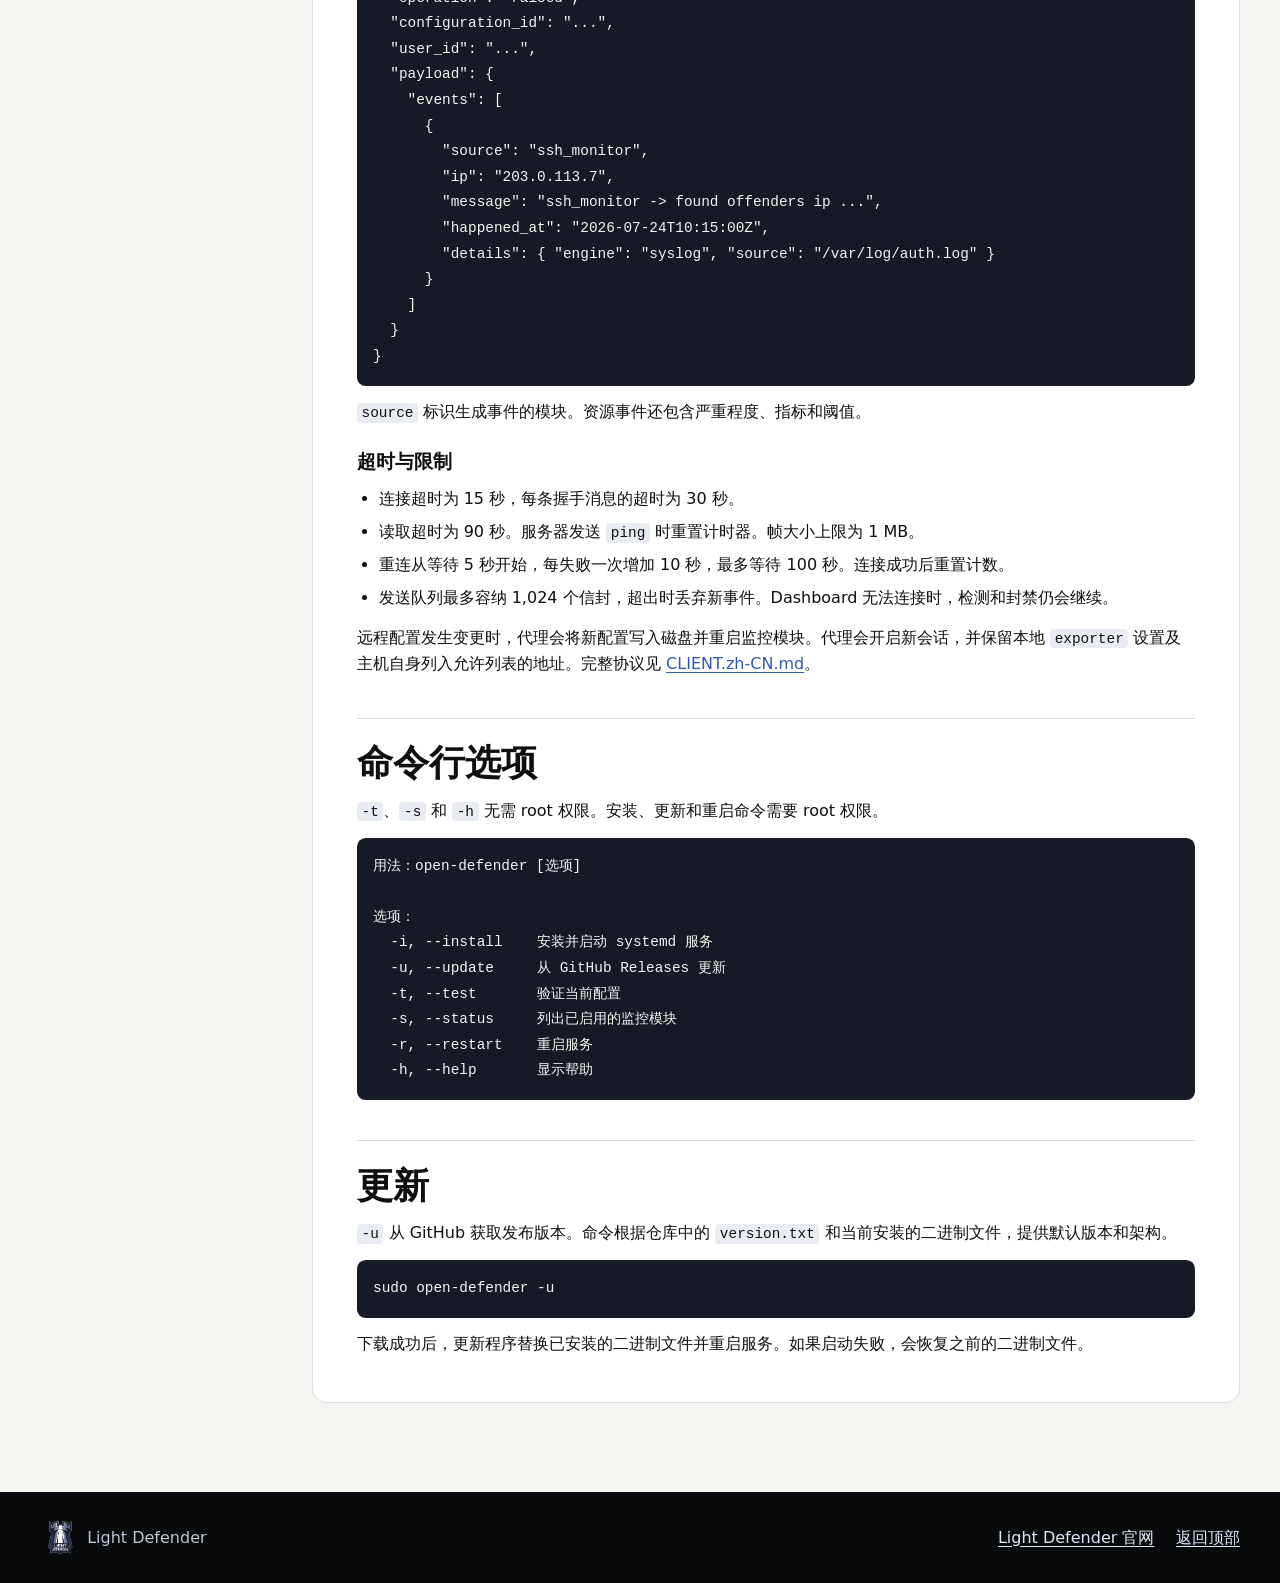
<file: docs.html>
<!doctype html>
<html lang="en" data-page="docs">
<head>
  <meta charset="utf-8">
  <meta name="viewport" content="width=device-width, initial-scale=1">
  <title>Open Defender documentation</title>
  <meta name="description" content="Install Open Defender on Linux, configure monitors and eBPF, set up event export, and look up CLI commands.">
  <meta property="og:type" content="website">
  <meta property="og:title" content="Open Defender documentation">
  <meta property="og:description" content="Install Open Defender on Linux, configure monitors and eBPF, set up event export, and look up CLI commands.">
  <link rel="icon" href="favicon.png" type="image/png" sizes="96x96">
  <link rel="stylesheet" href="assets/site.css">
  <script src="assets/language.js"></script>
</head>
<body id="top">
  <a class="skip-link" href="#main">Skip to content</a>
  <header class="site-header">
    <div class="wrap header-layout">
      <a class="brand" href="index.html"><img src="assets/open-defender.webp" alt="" width="32" height="32">Open Defender</a>
      <nav class="site-nav" aria-label="Project navigation">
        <a href="index.html">Overview</a>
        <a href="docs.html" aria-current="page"><svg class="icon icon-outline" viewBox="0 0 16 16" aria-hidden="true" focusable="false"><path d="M8 4.2C6.3 2.9 4.5 2.6 1.5 3v9.5c3-.4 4.8-.1 6.5 1.2 1.7-1.3 3.5-1.6 6.5-1.2V3c-3-.4-4.8-.1-6.5 1.2V14"/></svg>Documentation</a>
        <a href="https://github.com/fridalif/open-defender/releases"><svg class="icon icon-outline" viewBox="0 0 16 16" aria-hidden="true" focusable="false"><path d="M8 1.5v8m-3-3 3 3 3-3M2 10v3.5h12V10"/></svg>Releases</a>
        <a href="https://github.com/fridalif/open-defender"><svg class="icon" viewBox="0 0 16 16" aria-hidden="true" focusable="false"><path d="M8 0C3.58 0 0 3.58 0 8c0 3.54 2.29 6.53 5.47 7.59.4.07.55-.17.55-.38 0-.19-.01-.82-.01-1.49-2.01.37-2.53-.49-2.69-.94-.09-.23-.48-.94-.82-1.13-.28-.15-.68-.52-.01-.53.63-.01 1.08.58 1.23.82.72 1.21 1.87.87 2.33.66.07-.52.28-.87.51-1.07-1.78-.2-3.64-.89-3.64-3.95 0-.87.31-1.59.82-2.15-.08-.2-.36-1.02.08-2.12 0 0 .67-.21 2.2.82a7.64 7.64 0 0 1 2-.27c.68 0 1.36.09 2 .27 1.53-1.04 2.2-.82 2.2-.82.44 1.1.16 1.92.08 2.12.51.56.82 1.27.82 2.15 0 3.07-1.87 3.75-3.65 3.95.29.25.54.73.54 1.48 0 1.07-.01 1.93-.01 2.2 0 .21.15.46.55.38A8.01 8.01 0 0 0 16 8c0-4.42-3.58-8-8-8z"/></svg>GitHub</a>
      </nav>
      <nav class="language-nav" aria-label="Language">
        <svg class="icon icon-outline" viewBox="0 0 16 16" aria-hidden="true" focusable="false"><circle cx="8" cy="8" r="6.5"/><ellipse cx="8" cy="8" rx="2.7" ry="6.5"/><path d="M1.5 8h13"/></svg>
        <a href="docs.html?lang=en" hreflang="en" lang="en" aria-label="English" aria-current="true">EN</a>
        <a href="ru/docs.html" hreflang="ru" lang="ru" aria-label="Русский">RU</a>
        <a href="zh-cn/docs.html" hreflang="zh-CN" lang="zh-CN" aria-label="简体中文">中文</a>
      </nav>
    </div>
  </header>
  <main class="section docs" id="main">
    <div class="wrap">
      <h1 class="docs-heading">Open Defender documentation</h1>
      <p class="intro">Installation, configuration, and operations for the Open Defender Linux agent.</p>
      <div class="docs-layout">
        <nav class="docs-nav" aria-label="On this page">
          <p>On this page</p>
          <ul>
            <li><a href="#quickstart">Quick start</a></li>
            <li><a href="#install">Service management</a></li>
            <li><a href="#config">Configuration</a></li>
            <li><a href="#monitors">Monitors</a></li>
            <li><a href="#network-antirecon">Network AntiRecon</a></li>
            <li><a href="#commands">Command execution</a></li>
            <li><a href="#grub">BPF LSM setup</a></li>
            <li><a href="#export">Event export</a></li>
            <li><a href="#protocol">Export protocol</a></li>
            <li><a href="#cli">CLI commands</a></li>
            <li><a href="#update">Updates</a></li>
          </ul>
        </nav>
        <article class="docs-content">
          <h2 id="quickstart">Quick start</h2>
          <p>Open Defender runs on Linux with systemd. Download the matching binary from <a href="https://github.com/fridalif/open-defender/releases">GitHub Releases</a> or let the following commands detect your architecture and place the binary in <code>/usr/bin/open-defender</code>.</p>
          <pre tabindex="0"><code>(
  ARCH=$(uname -m)
  case "$ARCH" in
    x86_64)        ARCH=amd64 ;;
    i386|i686)     ARCH=386 ;;
    aarch64|arm64) ARCH=arm64 ;;
    armv7l)        ARCH=arm32 ;;
    *) echo "Unknown architecture: $ARCH"; exit 1 ;;
  esac
  sudo curl -fL -o /usr/bin/open-defender \
    "https://github.com/fridalif/open-defender/releases/latest/download/open-defender_$ARCH" &amp;&amp;
    sudo chmod +x /usr/bin/open-defender
)</code></pre>
          <p>Install and start the service, validate the configuration, then list the active monitors.</p>
          <pre tabindex="0"><code>sudo open-defender -i
open-defender -t
open-defender -s</code></pre>

          <h2 id="install">Service management</h2>
          <p>Use systemd to check the service, restart it, or follow its journal. <code>sudo open-defender -r</code> also restarts the service.</p>
          <pre tabindex="0"><code>systemctl status open-defender
sudo systemctl restart open-defender
journalctl -u open-defender -f</code></pre>

          <h2 id="config">Configuration</h2>
          <p>Agent settings live in <code>/etc/open-defender/config.yaml</code>. Configure the event source and thresholds for each monitor.</p>

          <h3 id="modes">Monitor modes</h3>
          <ul>
            <li><code>blocker</code> detects events and applies the configured blocking rule.</li>
            <li><code>logger</code> records matching events and lets the activity continue.</li>
            <li><code>disabled</code> switches the monitor off.</li>
          </ul>

          <h3 id="params">Main settings</h3>
          <ul>
            <li><code>engine</code> selects <code>syslog</code>, <code>journal</code>, or <code>docker</code>.</li>
            <li><code>log_path</code> is the syslog file. Use <code>unit_name</code> for a journal unit or Docker source.</li>
            <li><code>pattern</code> is a regular expression with a named <code>(?P&lt;ip&gt;...)</code> group.</li>
            <li><code>tries</code>, <code>window_seconds</code>, and <code>ban_seconds</code> set the threshold, observation window, and ban duration.</li>
            <li><code>ip_whitelist</code> lists addresses that are exempt from blocking.</li>
            <li><code>resource_monitor</code> uses <code>warning</code> and <code>alert</code> thresholds for CPU and memory. Use zero to disable a threshold.</li>
          </ul>
          <pre tabindex="0"><code>sudo nano /etc/open-defender/config.yaml</code></pre>
          <p>Run <code>open-defender -t</code> after editing. It reads the configuration and reports validation errors without rewriting the file.</p>

          <h2 id="monitors">Monitors</h2>
          <p><code>open-defender -s</code> displays active monitors with their modes, engines, sources, and thresholds. Disabled monitors appear separately below the table.</p>
          <pre tabindex="0"><code>/etc/open-defender/config.yaml

MONITOR           MODE     ENGINE   SOURCE                   TRIES
ssh_monitor       blocker  syslog   /var/log/auth.log        5 in 300s, ban 900s
database_monitor  logger   journal  postgresql               5 in 300s
resource_monitor  enabled  -        /var/log/open-defender/  cpu 60/90, ram 60/90

disabled: web_recon_monitor, web_brute_monitor</code></pre>
          <dl>
            <dt><code>ssh_monitor</code></dt><dd>Detects SSH brute force from authentication logs.</dd>
            <dt><code>web_recon_monitor</code></dt><dd>Detects reconnaissance against web applications.</dd>
            <dt><code>web_brute_monitor</code></dt><dd>Detects brute-force attempts against web applications.</dd>
            <dt><code>database_monitor</code></dt><dd>Detects database brute force from syslog, journal, or Docker logs.</dd>
            <dt><code>resource_monitor</code></dt><dd>Tracks CPU and memory and reports the top consumers during overload.</dd>
            <dt><code>network_antirecon</code></dt><dd>Detects TCP and UDP port scans with eBPF.</dd>
            <dt><code>user_command_controller</code></dt><dd>Observes or blocks command execution through BPF LSM.</dd>
          </dl>

          <h2 id="network-antirecon">Network AntiRecon</h2>
          <p><code>ebpf_monitors.network_antirecon</code> uses eBPF and XDP to detect scanning of TCP and UDP ports. A blocklisted port triggers an event immediately. Otherwise, the monitor counts distinct ports reached by a source IP during the observation window.</p>
          <pre tabindex="0"><code>ebpf_monitors:
  network_antirecon:
    mode: logger
    ports_count: 10
    window_seconds: 300
    ban_seconds: 900
    whitelist_ports: [22, 80, 443]
    blacklist_ports: []</code></pre>
          <p><code>ports_count</code> sets the distinct-port threshold, with zero disabling that check. <code>whitelist_ports</code> takes priority over <code>blacklist_ports</code>. In <code>blocker</code> mode, the source IP is blocked for <code>ban_seconds</code>. Validate and restart after changing the settings. Start with <code>logger</code> to see which traffic matches.</p>

          <h2 id="commands">Command execution control</h2>
          <p><code>ebpf_monitors.user_command_controller</code> inspects executable launches through BPF LSM. It requires BTF, active BPF LSM, and an agent running as root in the host's initial user namespace. If the controller fails to attach or update, the agent logs the error, detaches the controller and keeps the other monitors running.</p>
          <p>This example records attempts by UID 1000 to run <code>curl</code> or <code>wget</code>.</p>
          <pre tabindex="0"><code>ebpf_monitors:
  user_command_controller:
    mode: logger
    block_type: positive
    target_users_ids: ["1000"]
    target_commands: ["curl", "wget"]</code></pre>
          <ul>
            <li><code>disabled</code> or omitting the section switches the controller off. <code>logger</code> allows selected attempts and emits Critical (4) events. <code>blocker</code> denies them with <code>EPERM</code> and emits High (3) events.</li>
            <li><code>target_users_ids</code> uses UIDs in the process's user namespace. <code>target_commands</code> uses executable basenames up to 63 bytes. Shell builtins without a separate execution are outside its scope.</li>
            <li>When both lists are populated, the user and command must both match. An empty list leaves that criterion unrestricted. Two empty lists match nothing.</li>
            <li><code>block_type: positive</code> selects matches. <code>negative</code> selects everything else, subject to the controller's exclusions.</li>
          </ul>
          <p>Root is excluded, including real or effective UID 0 on the host or in a container's user namespace. A logger event reports an attempt to execute a command.</p>
          <p>Attempts in unknown user or mount namespaces pass through without events. The agent discovers namespaces before attaching and every 150 seconds thereafter, then waits another 150 seconds for each namespace to become ready. The policy activates when both namespaces are ready.</p>
          <p>Validate the configuration and check the journal after restarting.</p>
          <pre tabindex="0"><code>open-defender -t
sudo open-defender -r
journalctl -u open-defender -f</code></pre>

          <h3 id="grub">Enable BPF LSM with GRUB</h3>
          <p>Check whether the kernel supports BPF LSM and whether it is active. A missing LSM file can mean that securityfs is unmounted or that LSM information is unavailable.</p>
          <pre tabindex="0"><code>cat /sys/kernel/security/lsm
cat /proc/cmdline
grep CONFIG_BPF_LSM /boot/config-$(uname -r)</code></pre>
          <p>If <code>bpf</code> already appears in the active list, GRUB needs no changes. The kernel must have <code>CONFIG_BPF_LSM=y</code>. Use your distribution's instructions if the kernel configuration is stored elsewhere.</p>
          <p>Back up the GRUB settings and confirm access to a recovery console. Check <code>/etc/default/grub</code> and <code>/etc/default/grub.d/</code>. If <code>lsm=</code> is already present, append <code>bpf</code> to that list. Otherwise, add one <code>lsm=</code> option to <code>GRUB_CMDLINE_LINUX</code> using the current list from <code>/sys/kernel/security/lsm</code> plus <code>bpf</code>. Keep the other kernel options.</p>
          <p>For example, if the active list contains <code>lockdown,yama,integrity,apparmor</code> and this variable has no other options:</p>
          <pre tabindex="0"><code>GRUB_CMDLINE_LINUX="lsm=lockdown,yama,integrity,apparmor,bpf"</code></pre>
          <p>On Debian and Ubuntu, rebuild the GRUB configuration and reboot. Use the corresponding procedure for your distribution.</p>
          <pre tabindex="0"><code>sudo update-grub
sudo reboot
# After reboot:
cat /proc/cmdline
cat /sys/kernel/security/lsm
journalctl -u open-defender -b</code></pre>
          <p>Confirm that <code>bpf</code> is active and check the service journal for attachment errors.</p>

          <h2 id="export">Event export</h2>
          <p>The optional exporter sends events to <a href="https://light-defender.ru/light-defender-dashboard/">Light Defender Dashboard</a> using an encrypted protocol over WebSocket. The agent works locally when the <code>exporter</code> section is absent or <code>enabled</code> is set to <code>false</code>.</p>
          <h3>Setup</h3>
          <p>Dashboard provides the agent identifiers and public key in the generated configuration.</p>
          <pre tabindex="0"><code>exporter:
  enabled: true
  endpoint_address: connector.light-defender.ru
  user_id: &lt;your Dashboard user_id&gt;
  config_id: &lt;your Dashboard config_id&gt;
  endpoint_rsa_public_key: &lt;Dashboard public key, base64&gt;</code></pre>
          <ul>
            <li><code>enabled</code> activates the connector.</li>
            <li><code>endpoint_address</code> is the Dashboard WebSocket endpoint.</li>
            <li><code>user_id</code> and <code>config_id</code> are included in each message.</li>
            <li><code>endpoint_rsa_public_key</code> is the Dashboard key used to encrypt outbound messages.</li>
          </ul>
          <h3 id="encryption">Encryption</h3>
          <p>Each WebSocket frame carries an encrypted JSON envelope. The body uses AES-256-GCM and the symmetric key uses RSA-OAEP/SHA-256.</p>
          <pre tabindex="0"><code>[ RSA(aes_key) ][ nonce, 12 bytes ][ ciphertext ]</code></pre>
          <p>The agent creates a new RSA-2048 key pair for each connection and provides its public key in <code>system/hello</code>. Dashboard uses that key for replies. The agent uses the Dashboard public key for outbound frames.</p>
          <h3 id="protocol">Message exchange</h3>
          <pre tabindex="0"><code>Agent                                Dashboard
  |--- WebSocket connection --------------&gt;|
  |--- system/hello + session public key -&gt;|
  |&lt;-- config/set_config (within 30 s) ------|
  |--- system/ack (ok or error) -----------&gt;|
  |--- alert/raised (no acknowledgment) --&gt;|
  |&lt;-- config/get_config -------------------|
  |--- config/config ---------------------&gt;|
  |&lt;-- ping (every 30 s) --------------------|
  |--- pong ------------------------------&gt;|</code></pre>
          <p>The handshake runs in order: <code>hello</code>, <code>set_config</code>, <code>ack</code>. The agent then sends events and responds to configuration requests.</p>
          <ul>
            <li><code>system/hello</code> opens a session and sends the agent's public key.</li>
            <li><code>alert/raised</code> sends one security event per envelope, without acknowledgment or automatic replay.</li>
            <li><code>config/get_config</code> requests the current configuration. <code>config/config</code> returns it.</li>
            <li><code>config/set_config</code> submits a configuration update. The export settings and the host's own allowlisted addresses stay local.</li>
            <li><code>system/ack</code> reports <code>ok</code> or <code>error</code> for the request.</li>
          </ul>
          <h3 id="event">Event structure</h3>
          <pre tabindex="0"><code>{
  "version": 2,
  "task_id": 0,
  "service": "alert",
  "operation": "raised",
  "configuration_id": "...",
  "user_id": "...",
  "payload": {
    "events": [
      {
        "source": "ssh_monitor",
        "ip": "203.0.113.7",
        "message": "ssh_monitor -&gt; found offenders ip ...",
        "happened_at": "2026-07-24T10:15:00Z",
        "details": { "engine": "syslog", "source": "/var/log/auth.log" }
      }
    ]
  }
}</code></pre>
          <p><code>source</code> identifies the monitor that emitted an event. Resource events also carry a severity, metric, and threshold.</p>
          <h3 id="timing">Timing and limits</h3>
          <ul>
            <li>Connection timeout is 15 seconds. Handshake messages have a 30-second timeout.</li>
            <li>Read timeout is 90 seconds and resets on each server <code>ping</code>. The frame size limit is 1 MB.</li>
            <li>Reconnect starts after 5 seconds and adds 10 seconds per failure, up to 100 seconds. A successful connection resets the counter.</li>
            <li>The outgoing queue holds 1,024 envelopes and discards overflow. Detection and blocking continue when Dashboard is unreachable.</li>
          </ul>
          <p>A changed remote configuration is written to disk and restarts the monitors. The agent opens a new session and retains the local <code>exporter</code> settings and its own allowlisted addresses. See <a href="https://github.com/fridalif/open-defender/blob/main/CLIENT.md">CLIENT.md</a> for the full protocol.</p>

          <h2 id="cli">CLI commands</h2>
          <p><code>-t</code>, <code>-s</code>, and <code>-h</code> can run without root privileges. The installation, update, and restart commands require root.</p>
          <pre tabindex="0"><code>Usage: open-defender [options]

Options:
  -i, --install    Install and start the systemd service
  -u, --update     Update from GitHub Releases
  -t, --test       Validate the current configuration
  -s, --status     List active monitors
  -r, --restart    Restart the service
  -h, --help       Show help</code></pre>

          <h2 id="update">Updates</h2>
          <p><code>-u</code> fetches a GitHub release. The command proposes a version from <code>version.txt</code> in the repository and an architecture based on the installed binary.</p>
          <pre tabindex="0"><code>sudo open-defender -u</code></pre>
          <p>Once downloaded, the binary replaces the installed one and the service restarts. If startup fails, the updater restores the previous binary.</p>
        </article>
      </div>
    </div>
  </main>
  <footer class="footer">
    <div class="wrap">
      <p class="footer-brand"><img src="assets/light-defender.webp" width="40" height="40" alt="">Light Defender</p>
      <div class="footer-links">
        <a href="https://light-defender.ru/">Light Defender website</a>
        <a href="#top">Back to top</a>
      </div>
    </div>
  </footer>
</body>
</html>
</file>
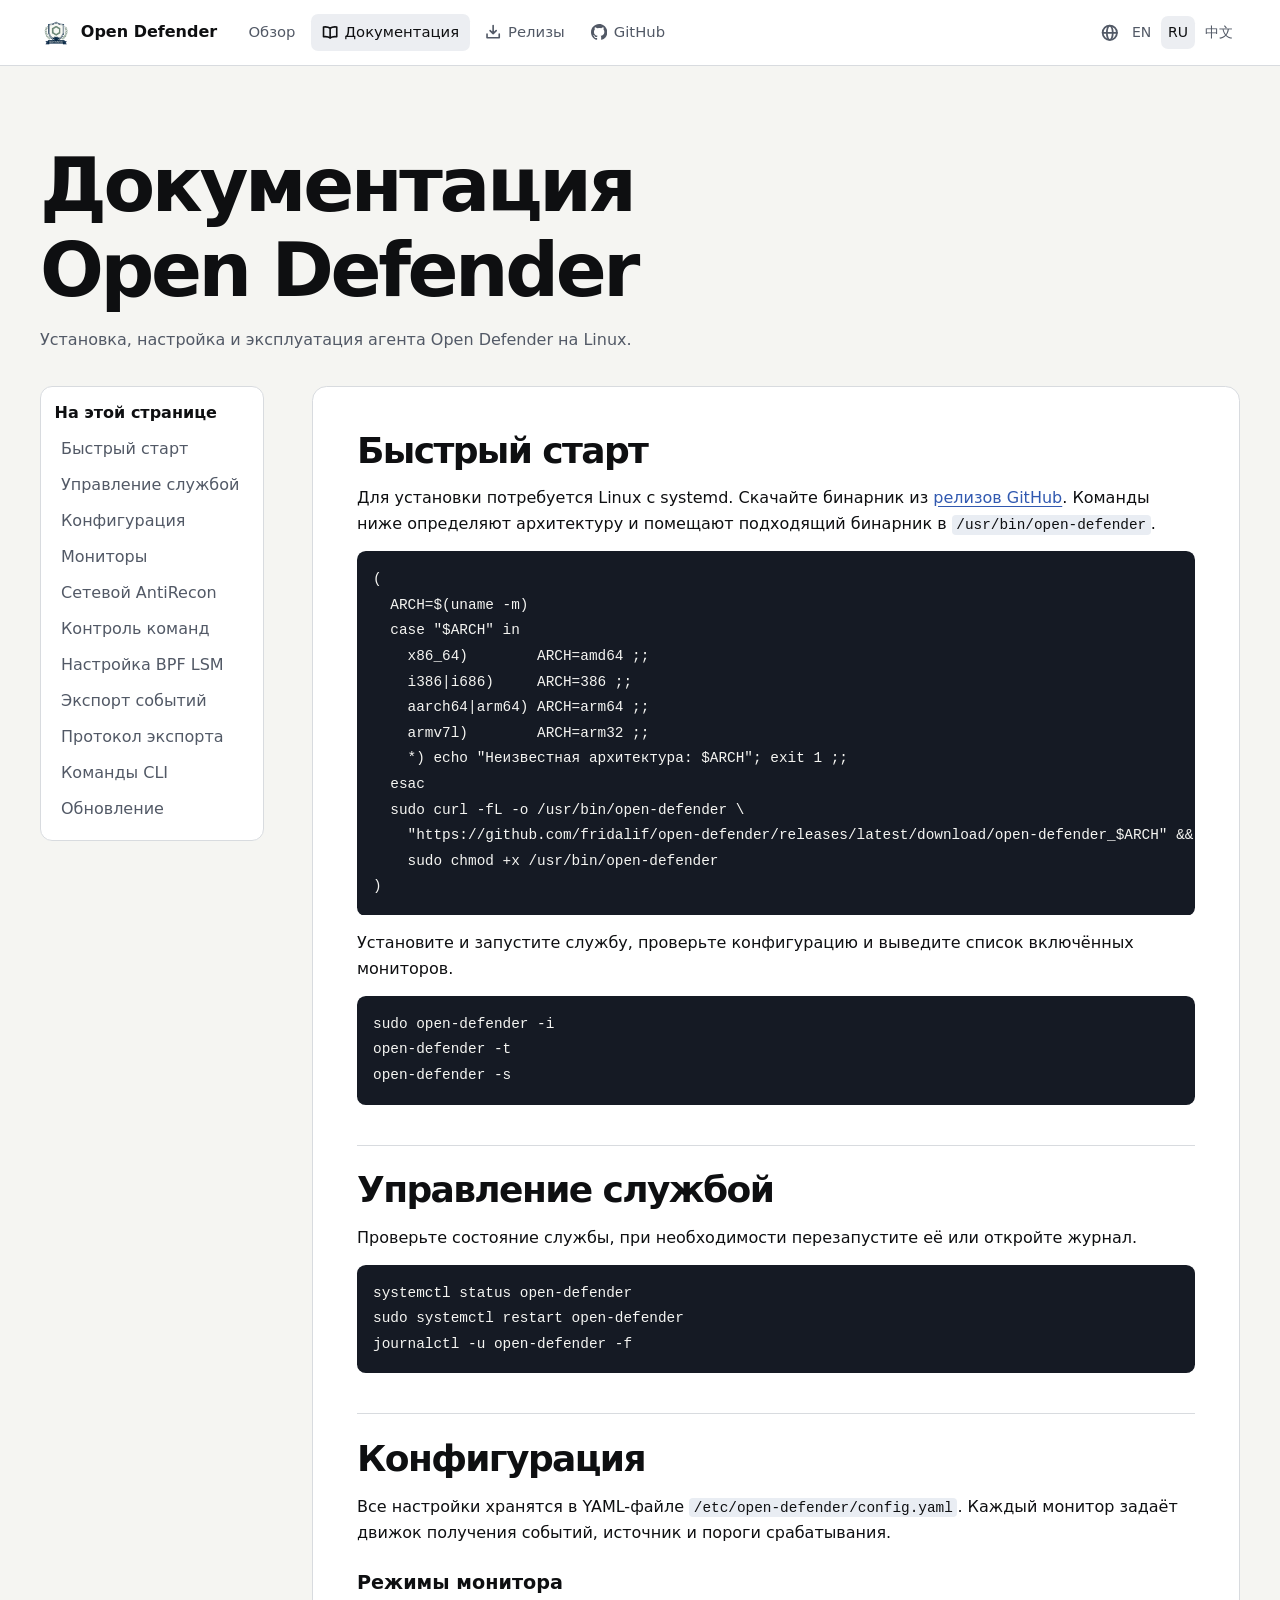
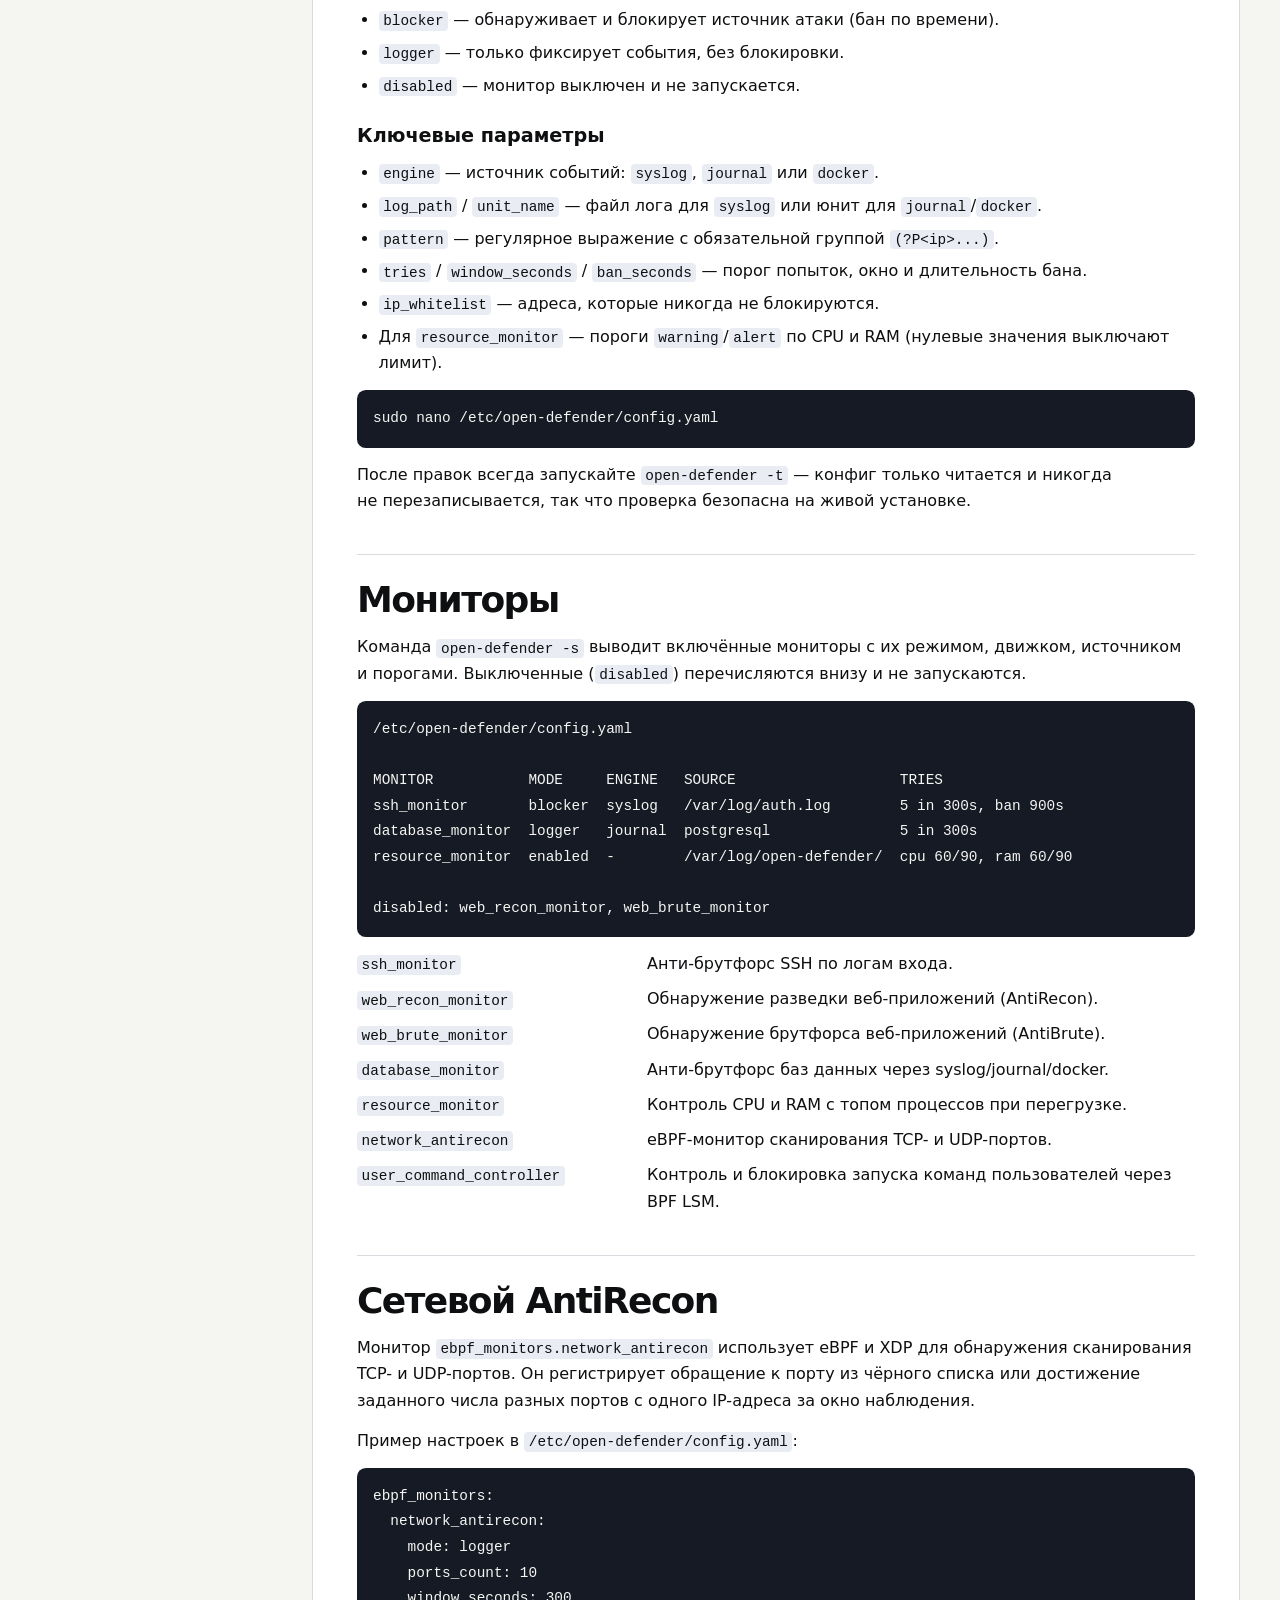
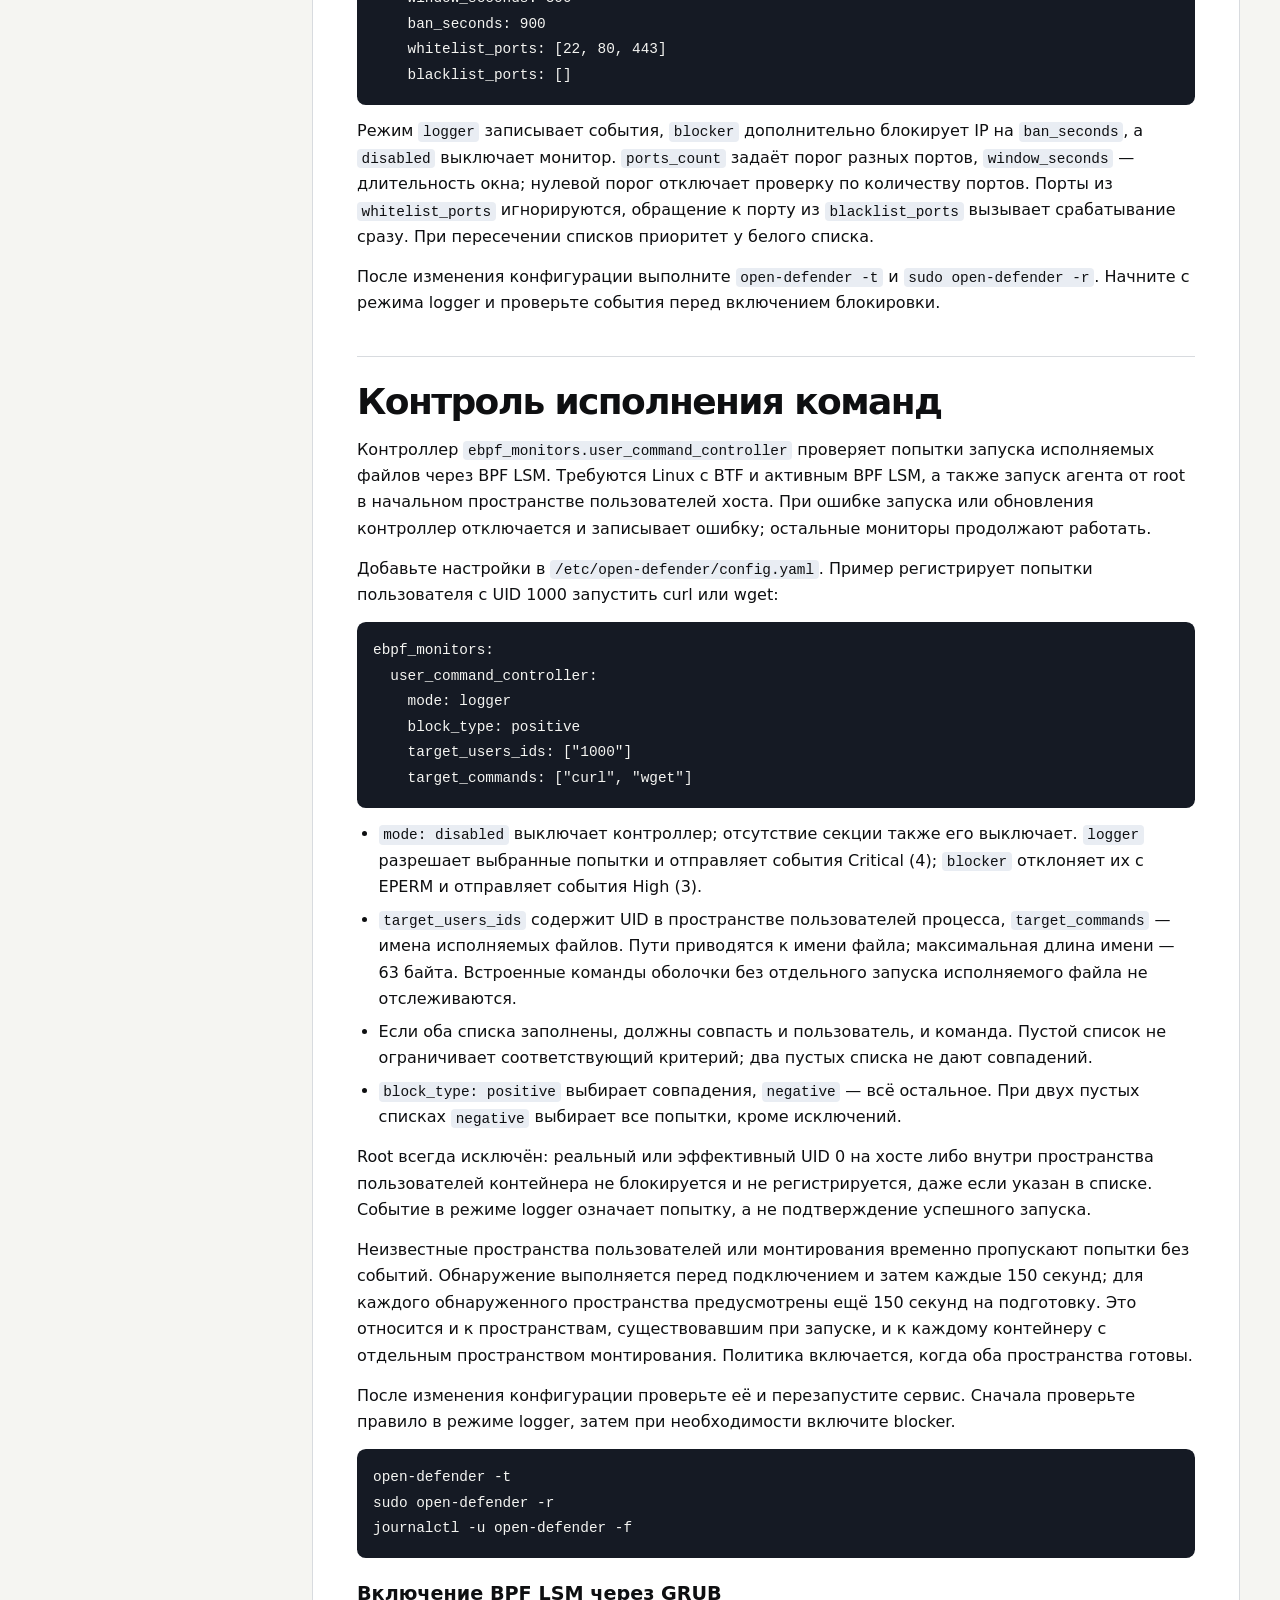
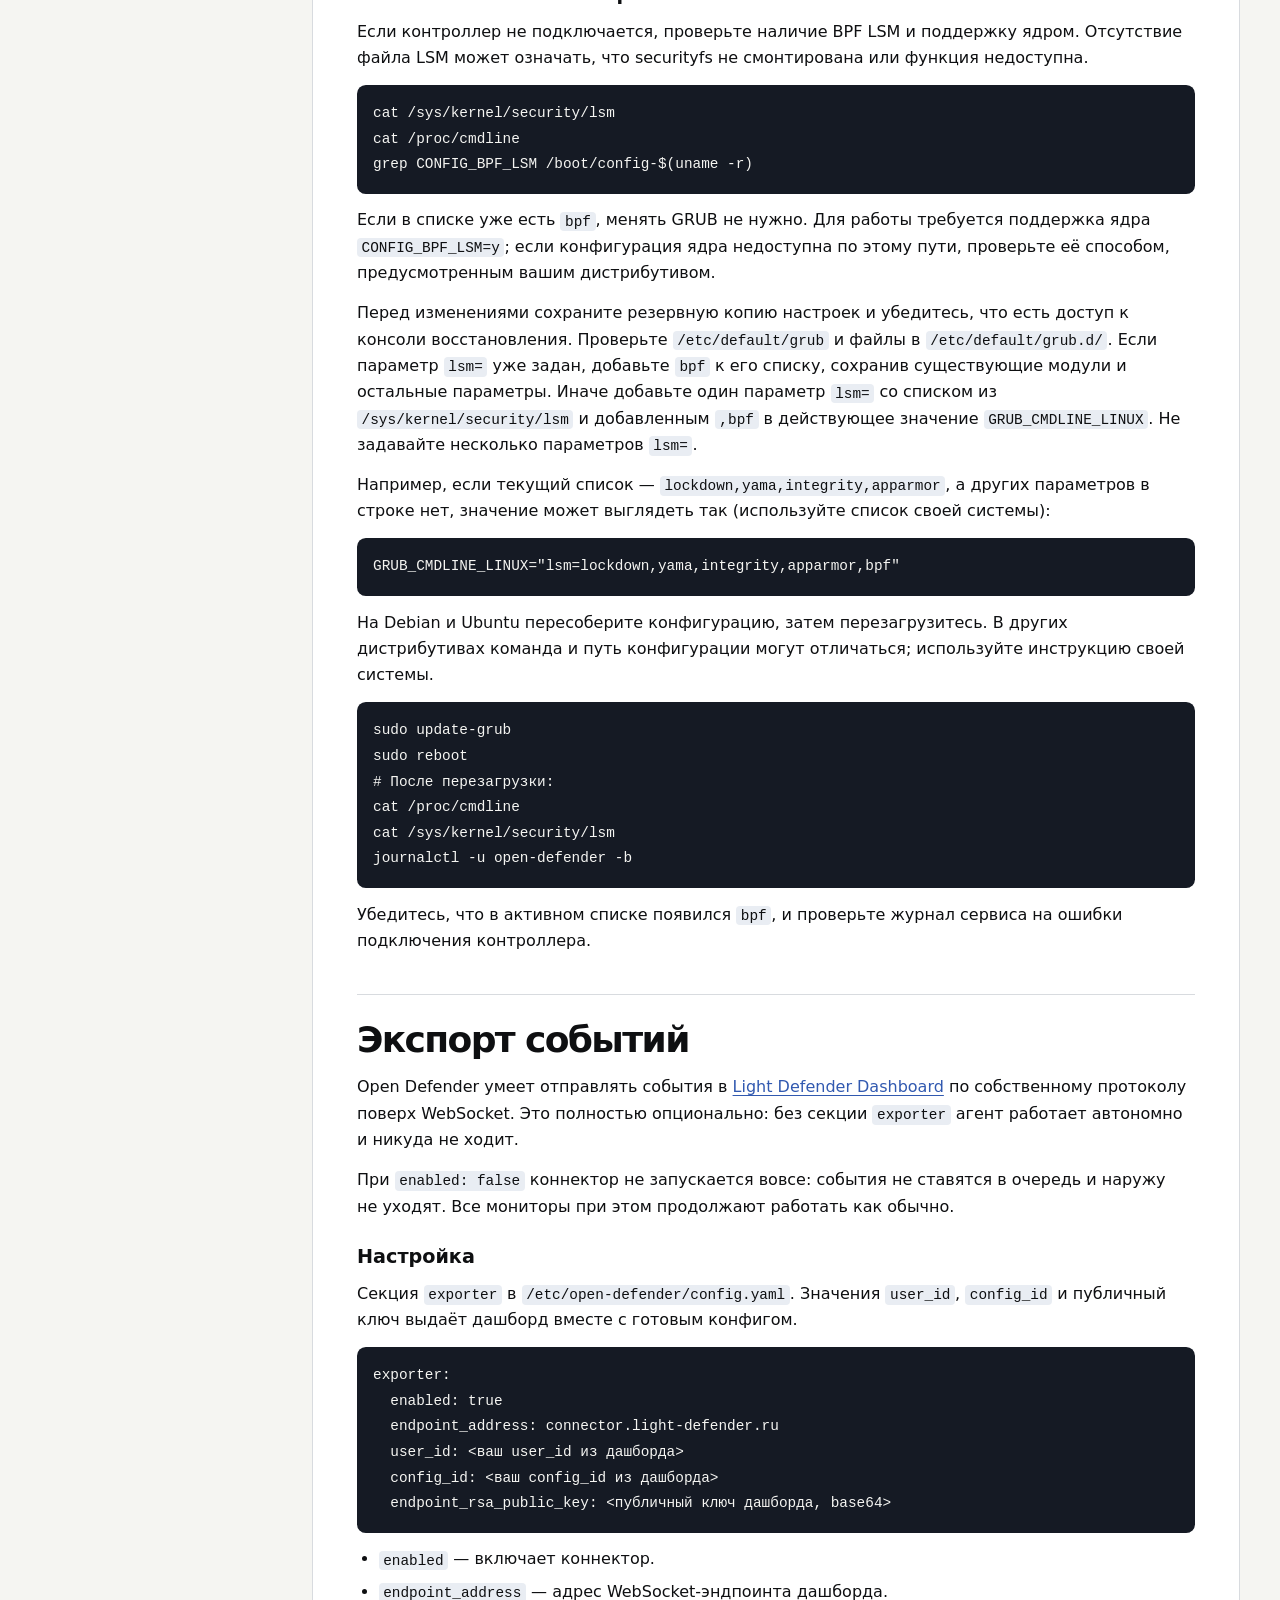
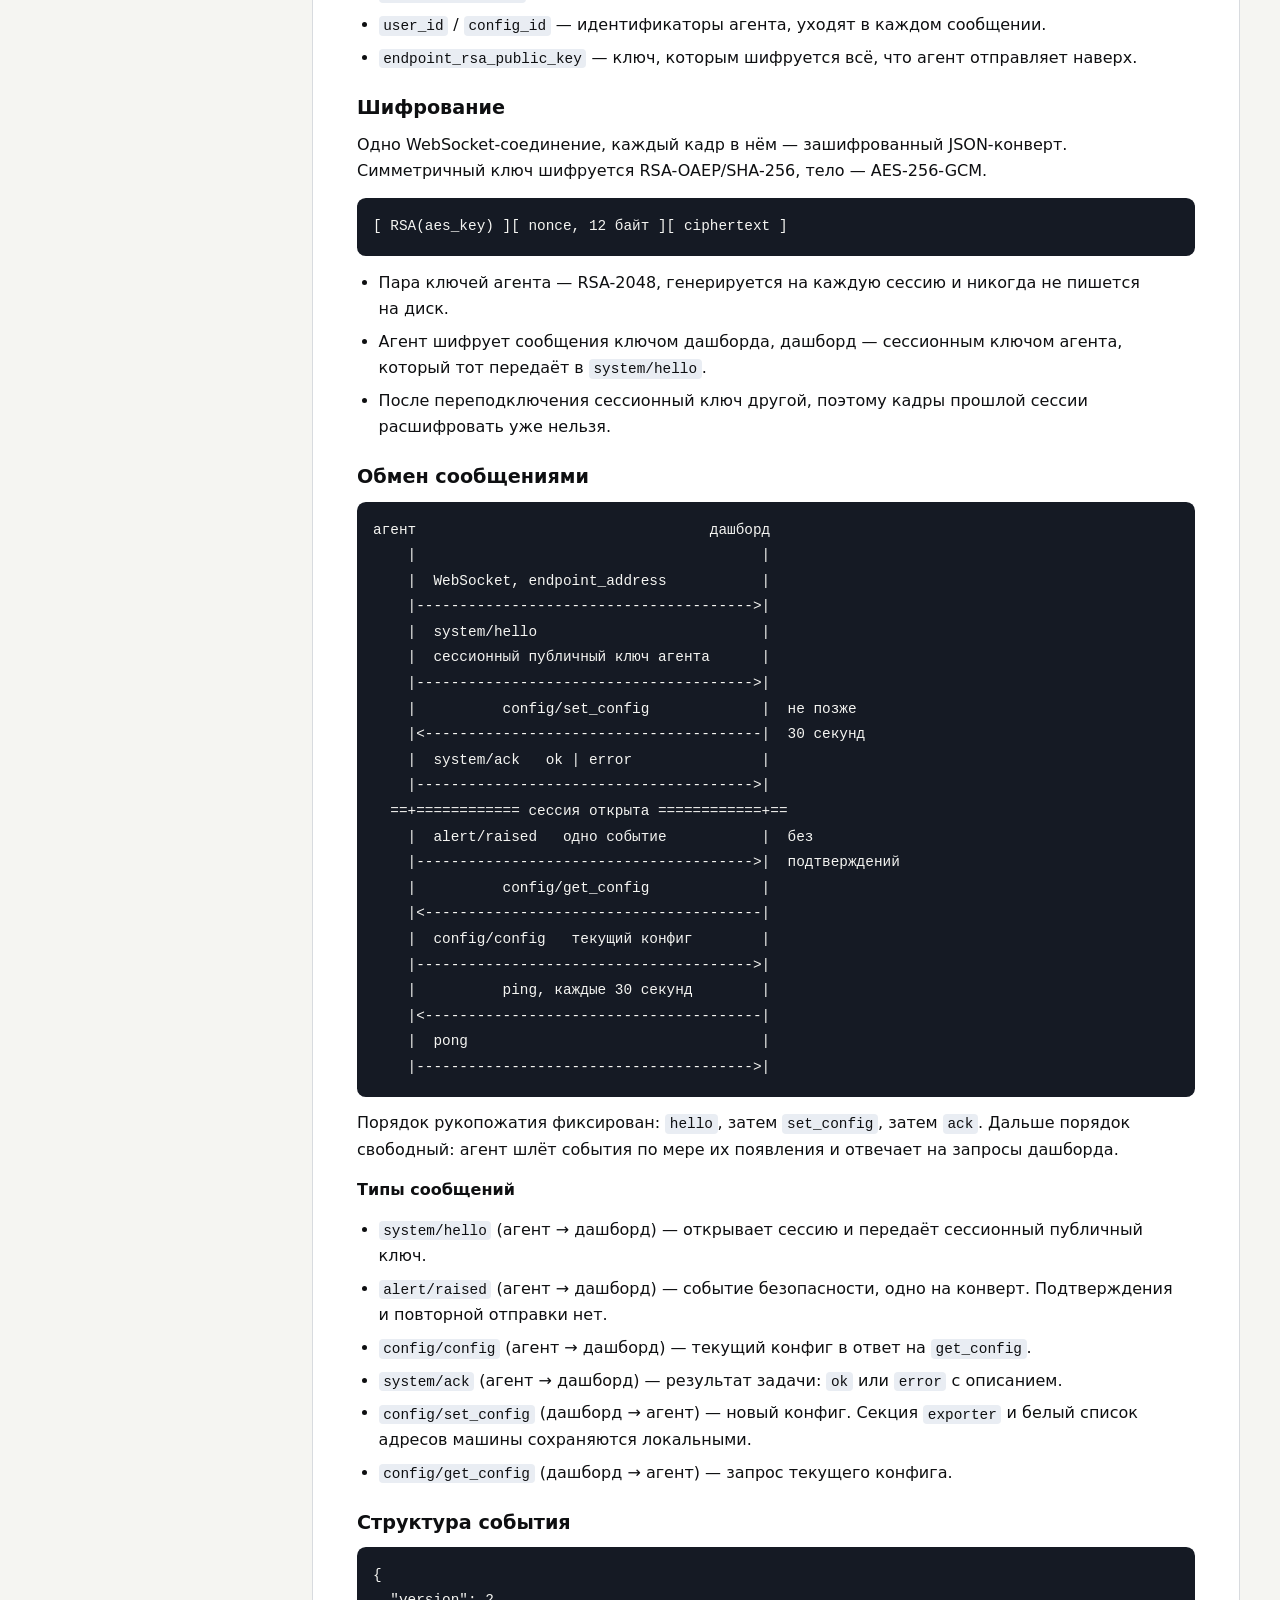
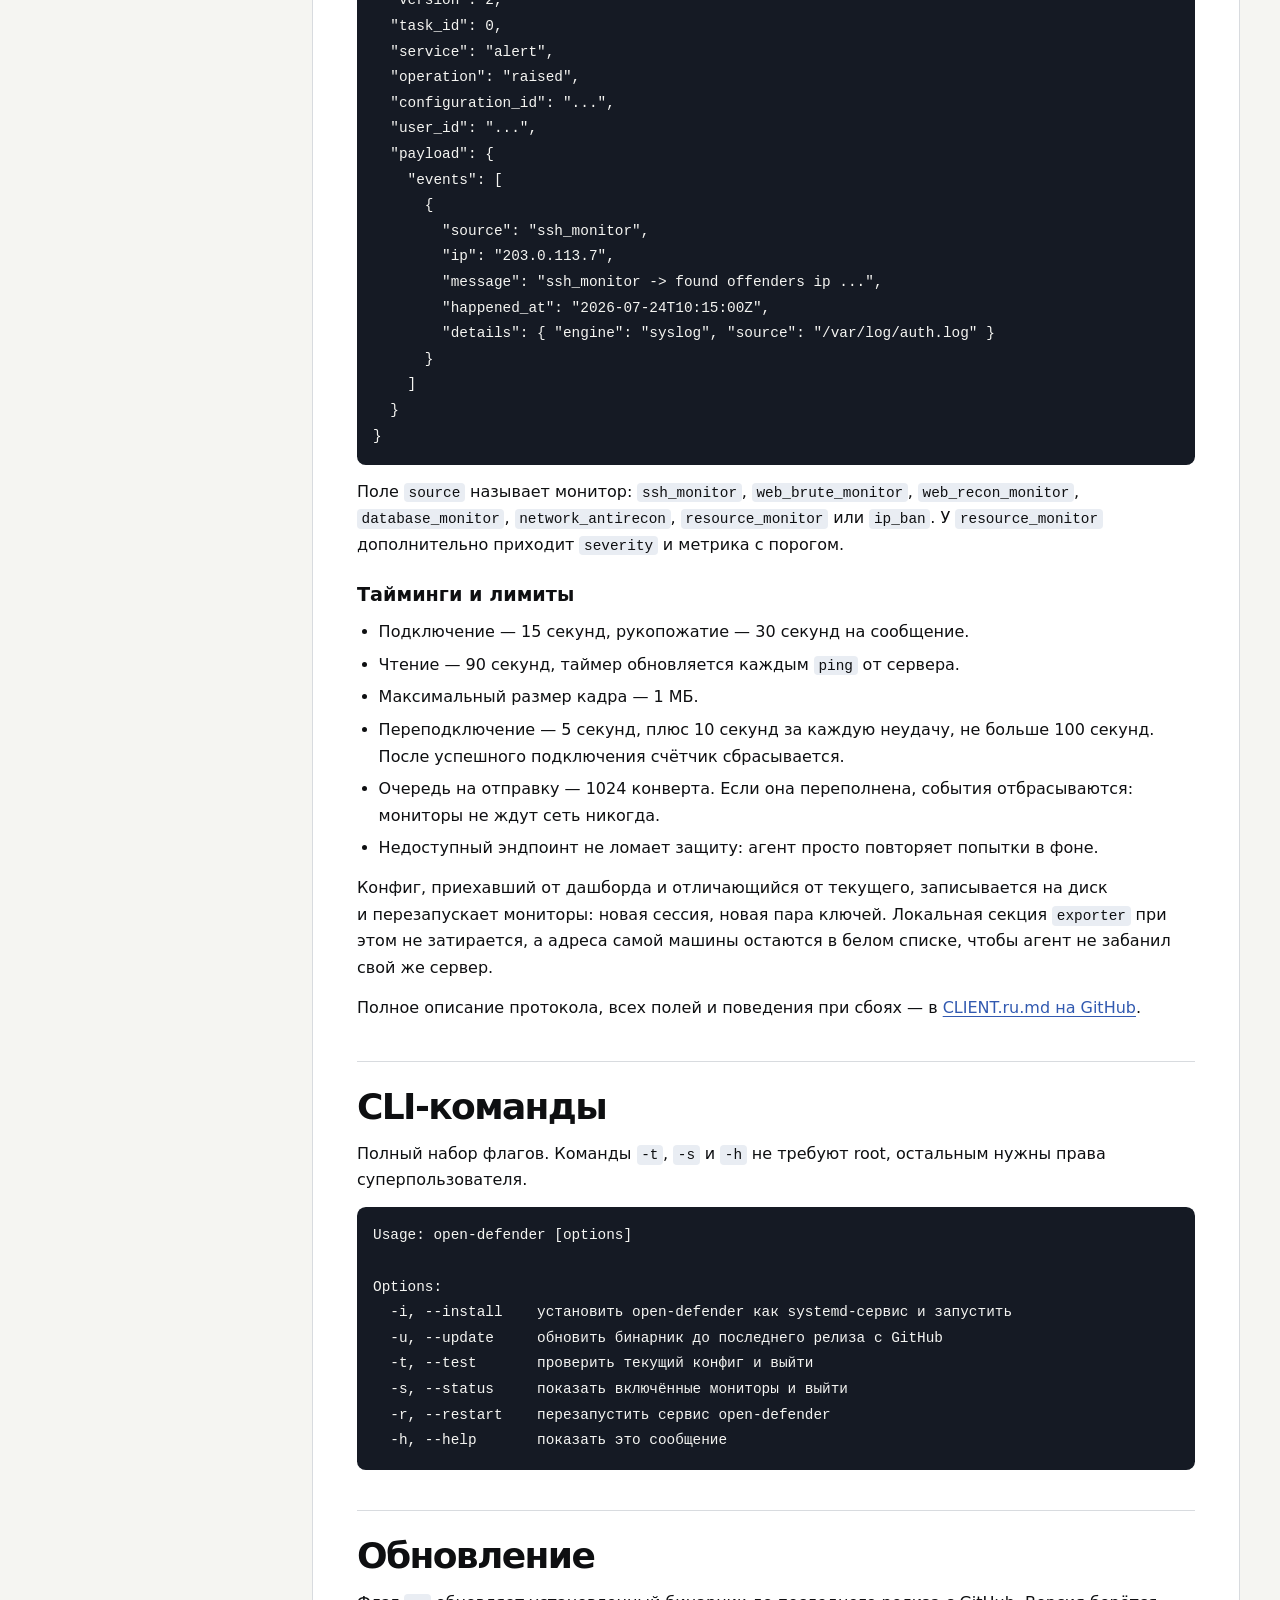
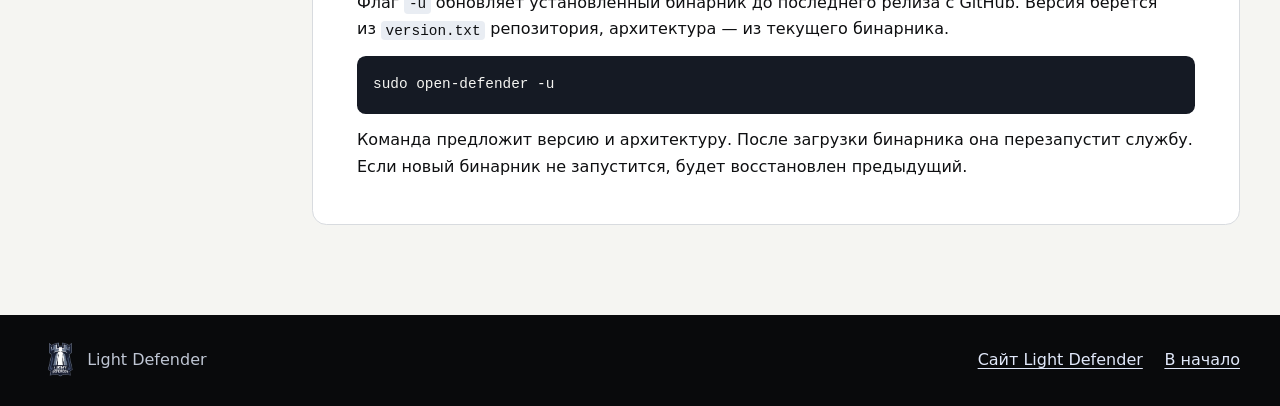
<file: ru/docs.html>
<!doctype html>
<html lang="ru" data-page="docs">
<head>
  <meta charset="utf-8">
  <meta name="viewport" content="width=device-width, initial-scale=1">
  <title>Документация Open Defender</title>
  <meta name="description" content="Установка Open Defender на Linux, настройка мониторов и eBPF, экспорт событий и команды CLI.">
  <meta property="og:type" content="website">
  <meta property="og:title" content="Документация Open Defender">
  <meta property="og:description" content="Установка Open Defender на Linux, настройка мониторов и eBPF, экспорт событий и команды CLI.">
  <link rel="icon" href="../favicon.png" type="image/png" sizes="96x96">
  <link rel="stylesheet" href="../assets/site.css">
  <script src="../assets/language.js"></script>
</head>
<body id="top">
  <a class="skip-link" href="#main">К содержанию</a>
  <header class="site-header">
    <div class="wrap header-layout">
      <a class="brand" href="index.html"><img src="../assets/open-defender.webp" alt="" width="32" height="32">Open Defender</a>
      <nav class="site-nav" aria-label="Навигация по проекту">
        <a href="index.html">Обзор</a>
        <a href="docs.html" aria-current="page"><svg class="icon icon-outline" viewBox="0 0 16 16" aria-hidden="true" focusable="false"><path d="M8 4.2C6.3 2.9 4.5 2.6 1.5 3v9.5c3-.4 4.8-.1 6.5 1.2 1.7-1.3 3.5-1.6 6.5-1.2V3c-3-.4-4.8-.1-6.5 1.2V14"/></svg>Документация</a>
        <a href="https://github.com/fridalif/open-defender/releases"><svg class="icon icon-outline" viewBox="0 0 16 16" aria-hidden="true" focusable="false"><path d="M8 1.5v8m-3-3 3 3 3-3M2 10v3.5h12V10"/></svg>Релизы</a>
        <a href="https://github.com/fridalif/open-defender"><svg class="icon" viewBox="0 0 16 16" aria-hidden="true" focusable="false"><path d="M8 0C3.58 0 0 3.58 0 8c0 3.54 2.29 6.53 5.47 7.59.4.07.55-.17.55-.38 0-.19-.01-.82-.01-1.49-2.01.37-2.53-.49-2.69-.94-.09-.23-.48-.94-.82-1.13-.28-.15-.68-.52-.01-.53.63-.01 1.08.58 1.23.82.72 1.21 1.87.87 2.33.66.07-.52.28-.87.51-1.07-1.78-.2-3.64-.89-3.64-3.95 0-.87.31-1.59.82-2.15-.08-.2-.36-1.02.08-2.12 0 0 .67-.21 2.2.82a7.64 7.64 0 0 1 2-.27c.68 0 1.36.09 2 .27 1.53-1.04 2.2-.82 2.2-.82.44 1.1.16 1.92.08 2.12.51.56.82 1.27.82 2.15 0 3.07-1.87 3.75-3.65 3.95.29.25.54.73.54 1.48 0 1.07-.01 1.93-.01 2.2 0 .21.15.46.55.38A8.01 8.01 0 0 0 16 8c0-4.42-3.58-8-8-8z"/></svg>GitHub</a>
      </nav>
      <nav class="language-nav" aria-label="Язык">
        <svg class="icon icon-outline" viewBox="0 0 16 16" aria-hidden="true" focusable="false"><circle cx="8" cy="8" r="6.5"/><ellipse cx="8" cy="8" rx="2.7" ry="6.5"/><path d="M1.5 8h13"/></svg>
        <a href="../docs.html?lang=en" hreflang="en" lang="en" aria-label="English">EN</a>
        <a href="../ru/docs.html" hreflang="ru" lang="ru" aria-label="Русский" aria-current="true">RU</a>
        <a href="../zh-cn/docs.html" hreflang="zh-CN" lang="zh-CN" aria-label="简体中文">中文</a>
      </nav>
    </div>
  </header>
  <main class="section docs" id="main">
    <div class="wrap">
      <h1 class="docs-heading">Документация Open Defender</h1>
      <p class="intro">Установка, настройка и эксплуатация агента Open Defender на Linux.</p>
      <div class="docs-layout">
        <nav class="docs-nav" aria-label="На этой странице">
          <p>На этой странице</p>
          <ul>
            <li><a href="#quickstart">Быстрый старт</a></li>
            <li><a href="#install">Управление службой</a></li>
            <li><a href="#config">Конфигурация</a></li>
            <li><a href="#monitors">Мониторы</a></li>
            <li><a href="#network-antirecon">Сетевой AntiRecon</a></li>
            <li><a href="#commands">Контроль команд</a></li>
            <li><a href="#grub">Настройка BPF LSM</a></li>
            <li><a href="#export">Экспорт событий</a></li>
            <li><a href="#protocol">Протокол экспорта</a></li>
            <li><a href="#cli">Команды CLI</a></li>
            <li><a href="#update">Обновление</a></li>
          </ul>
        </nav>
        <article class="docs-content">
          <h2 id="quickstart">Быстрый старт</h2>
          <p>Для установки потребуется Linux с systemd. Скачайте бинарник из <a href="https://github.com/fridalif/open-defender/releases">релизов GitHub</a>. Команды ниже определяют архитектуру и помещают подходящий бинарник в <code>/usr/bin/open-defender</code>.</p>
          <pre tabindex="0"><code>(
  ARCH=$(uname -m)
  case "$ARCH" in
    x86_64)        ARCH=amd64 ;;
    i386|i686)     ARCH=386 ;;
    aarch64|arm64) ARCH=arm64 ;;
    armv7l)        ARCH=arm32 ;;
    *) echo "Неизвестная архитектура: $ARCH"; exit 1 ;;
  esac
  sudo curl -fL -o /usr/bin/open-defender \
    "https://github.com/fridalif/open-defender/releases/latest/download/open-defender_$ARCH" &amp;&amp;
    sudo chmod +x /usr/bin/open-defender
)</code></pre>
          <p>Установите и запустите службу, проверьте конфигурацию и выведите список включённых мониторов.</p>
          <pre tabindex="0"><code>sudo open-defender -i
open-defender -t
open-defender -s</code></pre>

          <h2 id="install">Управление службой</h2>
          <p>Проверьте состояние службы, при необходимости перезапустите её или откройте журнал.</p>
          <pre tabindex="0"><code>systemctl status open-defender
sudo systemctl restart open-defender
journalctl -u open-defender -f</code></pre>

          <h2 id="config">Конфигурация</h2>
          <p>Все настройки хранятся в&nbsp;YAML-файле <code>/etc/open-defender/config.yaml</code>. Каждый монитор задаёт движок получения событий, источник и&nbsp;пороги срабатывания.</p>

          <h3 id="modes">Режимы монитора</h3>
          <ul>
            <li><code>blocker</code> &mdash; обнаруживает и&nbsp;блокирует источник атаки (бан по&nbsp;времени).</li>
            <li><code>logger</code> &mdash; только фиксирует события, без блокировки.</li>
            <li><code>disabled</code> &mdash; монитор выключен и&nbsp;не&nbsp;запускается.</li>
          </ul>

          <h3 id="params">Ключевые параметры</h3>
          <ul>
            <li><code>engine</code> &mdash; источник событий: <code>syslog</code>, <code>journal</code> или <code>docker</code>.</li>
            <li><code>log_path</code> / <code>unit_name</code> &mdash; файл лога для <code>syslog</code> или юнит для <code>journal</code>/<code>docker</code>.</li>
            <li><code>pattern</code> &mdash; регулярное выражение с&nbsp;обязательной группой <code>(?P&lt;ip&gt;...)</code>.</li>
            <li><code>tries</code> / <code>window_seconds</code> / <code>ban_seconds</code> &mdash; порог попыток, окно и&nbsp;длительность бана.</li>
            <li><code>ip_whitelist</code> &mdash; адреса, которые никогда не&nbsp;блокируются.</li>
            <li>Для <code>resource_monitor</code> &mdash; пороги <code>warning</code>/<code>alert</code> по&nbsp;CPU и&nbsp;RAM (нулевые значения выключают лимит).</li>
          </ul>

          <pre tabindex="0"><code>sudo nano /etc/open-defender/config.yaml</code></pre>

          <p>После правок всегда запускайте <code>open-defender -t</code> &mdash; конфиг только читается и&nbsp;никогда не&nbsp;перезаписывается, так что проверка безопасна на&nbsp;живой установке.</p>

          <h2 id="monitors">Мониторы</h2>
          <p>Команда <code>open-defender -s</code> выводит включённые мониторы с&nbsp;их&nbsp;режимом, движком, источником и&nbsp;порогами. Выключенные (<code>disabled</code>) перечисляются внизу и&nbsp;не&nbsp;запускаются.</p>

          <pre tabindex="0"><code>/etc/open-defender/config.yaml

MONITOR           MODE     ENGINE   SOURCE                   TRIES
ssh_monitor       blocker  syslog   /var/log/auth.log        5 in 300s, ban 900s
database_monitor  logger   journal  postgresql               5 in 300s
resource_monitor  enabled  -        /var/log/open-defender/  cpu 60/90, ram 60/90

disabled: web_recon_monitor, web_brute_monitor</code></pre>

          <dl>
            <dt><code>ssh_monitor</code></dt><dd>Анти-брутфорс SSH по&nbsp;логам входа.</dd>
            <dt><code>web_recon_monitor</code></dt><dd>Обнаружение разведки веб-приложений (AntiRecon).</dd>
            <dt><code>web_brute_monitor</code></dt><dd>Обнаружение брутфорса веб-приложений (AntiBrute).</dd>
            <dt><code>database_monitor</code></dt><dd>Анти-брутфорс баз данных через syslog/journal/docker.</dd>
            <dt><code>resource_monitor</code></dt><dd>Контроль CPU и&nbsp;RAM с&nbsp;топом процессов при перегрузке.</dd>
            <dt><code>network_antirecon</code></dt><dd>eBPF-монитор сканирования TCP- и UDP-портов.</dd>
            <dt><code>user_command_controller</code></dt><dd>Контроль и блокировка запуска команд пользователей через BPF LSM.</dd>
          </dl>

          <h2 id="network-antirecon">Сетевой AntiRecon</h2>
          <p>Монитор <code>ebpf_monitors.network_antirecon</code> использует eBPF и XDP для обнаружения сканирования TCP- и UDP-портов. Он регистрирует обращение к порту из чёрного списка или достижение заданного числа разных портов с одного IP-адреса за окно наблюдения.</p>
          <p>Пример настроек в <code>/etc/open-defender/config.yaml</code>:</p>
          <pre tabindex="0"><code>ebpf_monitors:
  network_antirecon:
    mode: logger
    ports_count: 10
    window_seconds: 300
    ban_seconds: 900
    whitelist_ports: [22, 80, 443]
    blacklist_ports: []</code></pre>
          <p>Режим <code>logger</code> записывает события, <code>blocker</code> дополнительно блокирует IP на <code>ban_seconds</code>, а <code>disabled</code> выключает монитор. <code>ports_count</code> задаёт порог разных портов, <code>window_seconds</code> — длительность окна; нулевой порог отключает проверку по количеству портов. Порты из <code>whitelist_ports</code> игнорируются, обращение к порту из <code>blacklist_ports</code> вызывает срабатывание сразу. При пересечении списков приоритет у белого списка.</p>
          <p>После изменения конфигурации выполните <code>open-defender -t</code> и <code>sudo open-defender -r</code>. Начните с режима logger и проверьте события перед включением блокировки.</p>

          <h2 id="commands">Контроль исполнения команд</h2>
          <p>Контроллер <code>ebpf_monitors.user_command_controller</code> проверяет попытки запуска исполняемых файлов через BPF LSM. Требуются Linux с BTF и активным BPF LSM, а также запуск агента от root в начальном пространстве пользователей хоста. При ошибке запуска или обновления контроллер отключается и записывает ошибку; остальные мониторы продолжают работать.</p>
          <p>Добавьте настройки в <code>/etc/open-defender/config.yaml</code>. Пример регистрирует попытки пользователя с UID 1000 запустить curl или wget:</p>
          <pre tabindex="0"><code>ebpf_monitors:
  user_command_controller:
    mode: logger
    block_type: positive
    target_users_ids: ["1000"]
    target_commands: ["curl", "wget"]</code></pre>
          <ul>
            <li><code>mode: disabled</code> выключает контроллер; отсутствие секции также его выключает. <code>logger</code> разрешает выбранные попытки и отправляет события Critical (4); <code>blocker</code> отклоняет их с EPERM и отправляет события High (3).</li>
            <li><code>target_users_ids</code> содержит UID в пространстве пользователей процесса, <code>target_commands</code> — имена исполняемых файлов. Пути приводятся к имени файла; максимальная длина имени — 63 байта. Встроенные команды оболочки без отдельного запуска исполняемого файла не отслеживаются.</li>
            <li>Если оба списка заполнены, должны совпасть и пользователь, и команда. Пустой список не ограничивает соответствующий критерий; два пустых списка не дают совпадений.</li>
            <li><code>block_type: positive</code> выбирает совпадения, <code>negative</code> — всё остальное. При двух пустых списках <code>negative</code> выбирает все попытки, кроме исключений.</li>
          </ul>
          <p>Root всегда исключён: реальный или эффективный UID 0 на хосте либо внутри пространства пользователей контейнера не блокируется и не регистрируется, даже если указан в списке. Событие в режиме logger означает попытку, а не подтверждение успешного запуска.</p>
          <p>Неизвестные пространства пользователей или монтирования временно пропускают попытки без событий. Обнаружение выполняется перед подключением и затем каждые 150 секунд; для каждого обнаруженного пространства предусмотрены ещё 150 секунд на подготовку. Это относится и к пространствам, существовавшим при запуске, и к каждому контейнеру с отдельным пространством монтирования. Политика включается, когда оба пространства готовы.</p>
          <p>После изменения конфигурации проверьте её и перезапустите сервис. Сначала проверьте правило в режиме logger, затем при необходимости включите blocker.</p>
          <pre tabindex="0"><code>open-defender -t
sudo open-defender -r
journalctl -u open-defender -f</code></pre>

          <h3 id="grub">Включение BPF LSM через GRUB</h3>
          <p>Если контроллер не подключается, проверьте наличие BPF LSM и поддержку ядром. Отсутствие файла LSM может означать, что securityfs не смонтирована или функция недоступна.</p>
          <pre tabindex="0"><code>cat /sys/kernel/security/lsm
cat /proc/cmdline
grep CONFIG_BPF_LSM /boot/config-$(uname -r)</code></pre>
          <p>Если в списке уже есть <code>bpf</code>, менять GRUB не нужно. Для работы требуется поддержка ядра <code>CONFIG_BPF_LSM=y</code>; если конфигурация ядра недоступна по этому пути, проверьте её способом, предусмотренным вашим дистрибутивом.</p>
          <p>Перед изменениями сохраните резервную копию настроек и убедитесь, что есть доступ к консоли восстановления. Проверьте <code>/etc/default/grub</code> и файлы в <code>/etc/default/grub.d/</code>. Если параметр <code>lsm=</code> уже задан, добавьте <code>bpf</code> к его списку, сохранив существующие модули и остальные параметры. Иначе добавьте один параметр <code>lsm=</code> со списком из <code>/sys/kernel/security/lsm</code> и добавленным <code>,bpf</code> в действующее значение <code>GRUB_CMDLINE_LINUX</code>. Не задавайте несколько параметров <code>lsm=</code>.</p>
          <p>Например, если текущий список — <code>lockdown,yama,integrity,apparmor</code>, а других параметров в строке нет, значение может выглядеть так (используйте список своей системы):</p>
          <pre tabindex="0"><code>GRUB_CMDLINE_LINUX="lsm=lockdown,yama,integrity,apparmor,bpf"</code></pre>
          <p>На Debian и Ubuntu пересоберите конфигурацию, затем перезагрузитесь. В других дистрибутивах команда и путь конфигурации могут отличаться; используйте инструкцию своей системы.</p>
          <pre tabindex="0"><code>sudo update-grub
sudo reboot
# После перезагрузки:
cat /proc/cmdline
cat /sys/kernel/security/lsm
journalctl -u open-defender -b</code></pre>
          <p>Убедитесь, что в активном списке появился <code>bpf</code>, и проверьте журнал сервиса на ошибки подключения контроллера.</p>

          <h2 id="export">Экспорт событий</h2>
          <p>Open Defender умеет отправлять события в&nbsp;<a href="https://light-defender.ru/light-defender-dashboard/">Light Defender Dashboard</a> по&nbsp;собственному протоколу поверх WebSocket. Это полностью опционально: без секции <code>exporter</code> агент работает автономно и&nbsp;никуда не&nbsp;ходит.</p>
          <p>При <code>enabled: false</code> коннектор не&nbsp;запускается вовсе: события не&nbsp;ставятся в&nbsp;очередь и&nbsp;наружу не&nbsp;уходят. Все мониторы при этом продолжают работать как обычно.</p>

          <h3>Настройка</h3>
          <p>Секция <code>exporter</code> в&nbsp;<code>/etc/open-defender/config.yaml</code>. Значения <code>user_id</code>, <code>config_id</code> и&nbsp;публичный ключ выдаёт дашборд вместе с&nbsp;готовым конфигом.</p>

          <pre tabindex="0"><code>exporter:
  enabled: true
  endpoint_address: connector.light-defender.ru
  user_id: &lt;ваш user_id из дашборда&gt;
  config_id: &lt;ваш config_id из дашборда&gt;
  endpoint_rsa_public_key: &lt;публичный ключ дашборда, base64&gt;</code></pre>

          <ul>
            <li><code>enabled</code> &mdash; включает коннектор.</li>
            <li><code>endpoint_address</code> &mdash; адрес WebSocket-эндпоинта дашборда.</li>
            <li><code>user_id</code> / <code>config_id</code> &mdash; идентификаторы агента, уходят в&nbsp;каждом сообщении.</li>
            <li><code>endpoint_rsa_public_key</code> &mdash; ключ, которым шифруется всё, что агент отправляет наверх.</li>
          </ul>

          <h3 id="encryption">Шифрование</h3>
          <p>Одно WebSocket-соединение, каждый кадр в&nbsp;нём &mdash; зашифрованный JSON-конверт. Симметричный ключ шифруется RSA-OAEP/SHA-256, тело &mdash; AES-256-GCM.</p>

          <pre tabindex="0"><code>[ RSA(aes_key) ][ nonce, 12 байт ][ ciphertext ]</code></pre>

          <ul>
            <li>Пара ключей агента &mdash; RSA-2048, генерируется на&nbsp;каждую сессию и&nbsp;никогда не&nbsp;пишется на&nbsp;диск.</li>
            <li>Агент шифрует сообщения ключом дашборда, дашборд &mdash; сессионным ключом агента, который тот передаёт в&nbsp;<code>system/hello</code>.</li>
            <li>После переподключения сессионный ключ другой, поэтому кадры прошлой сессии расшифровать уже нельзя.</li>
          </ul>

          <h3 id="protocol">Обмен сообщениями</h3>

          <pre tabindex="0"><code>агент                                  дашборд
    |                                        |
    |  WebSocket, endpoint_address           |
    |---------------------------------------&gt;|
    |  system/hello                          |
    |  сессионный публичный ключ агента      |
    |---------------------------------------&gt;|
    |          config/set_config             |  не позже
    |&lt;---------------------------------------|  30 секунд
    |  system/ack   ok | error               |
    |---------------------------------------&gt;|
  ==+============ сессия открыта ============+==
    |  alert/raised   одно событие           |  без
    |---------------------------------------&gt;|  подтверждений
    |          config/get_config             |
    |&lt;---------------------------------------|
    |  config/config   текущий конфиг        |
    |---------------------------------------&gt;|
    |          ping, каждые 30 секунд        |
    |&lt;---------------------------------------|
    |  pong                                  |
    |---------------------------------------&gt;|</code></pre>

          <p>Порядок рукопожатия фиксирован: <code>hello</code>, затем <code>set_config</code>, затем <code>ack</code>. Дальше порядок свободный: агент шлёт события по&nbsp;мере их&nbsp;появления и&nbsp;отвечает на&nbsp;запросы дашборда.</p>

          <p><strong>Типы сообщений</strong></p>
          <ul>
            <li><code>system/hello</code> (агент → дашборд) &mdash; открывает сессию и&nbsp;передаёт сессионный публичный ключ.</li>
            <li><code>alert/raised</code> (агент → дашборд) &mdash; событие безопасности, одно на&nbsp;конверт. Подтверждения и&nbsp;повторной отправки нет.</li>
            <li><code>config/config</code> (агент → дашборд) &mdash; текущий конфиг в&nbsp;ответ на&nbsp;<code>get_config</code>.</li>
            <li><code>system/ack</code> (агент → дашборд) &mdash; результат задачи: <code>ok</code> или <code>error</code> с&nbsp;описанием.</li>
            <li><code>config/set_config</code> (дашборд → агент) &mdash; новый конфиг. Секция <code>exporter</code> и&nbsp;белый список адресов машины сохраняются локальными.</li>
            <li><code>config/get_config</code> (дашборд → агент) &mdash; запрос текущего конфига.</li>
          </ul>

          <h3 id="event">Структура события</h3>

          <pre tabindex="0"><code>{
  "version": 2,
  "task_id": 0,
  "service": "alert",
  "operation": "raised",
  "configuration_id": "...",
  "user_id": "...",
  "payload": {
    "events": [
      {
        "source": "ssh_monitor",
        "ip": "203.0.113.7",
        "message": "ssh_monitor -&gt; found offenders ip ...",
        "happened_at": "2026-07-24T10:15:00Z",
        "details": { "engine": "syslog", "source": "/var/log/auth.log" }
      }
    ]
  }
}</code></pre>

          <p>Поле <code>source</code> называет монитор: <code>ssh_monitor</code>, <code>web_brute_monitor</code>, <code>web_recon_monitor</code>, <code>database_monitor</code>, <code>network_antirecon</code>, <code>resource_monitor</code> или <code>ip_ban</code>. У&nbsp;<code>resource_monitor</code> дополнительно приходит <code>severity</code> и&nbsp;метрика с&nbsp;порогом.</p>

          <h3 id="timing">Тайминги и лимиты</h3>
          <ul>
            <li>Подключение &mdash; 15 секунд, рукопожатие &mdash; 30 секунд на&nbsp;сообщение.</li>
            <li>Чтение &mdash; 90 секунд, таймер обновляется каждым <code>ping</code> от&nbsp;сервера.</li>
            <li>Максимальный размер кадра &mdash; 1 МБ.</li>
            <li>Переподключение &mdash; 5 секунд, плюс 10 секунд за&nbsp;каждую неудачу, не&nbsp;больше 100 секунд. После успешного подключения счётчик сбрасывается.</li>
            <li>Очередь на&nbsp;отправку &mdash; 1024 конверта. Если она переполнена, события отбрасываются: мониторы не&nbsp;ждут сеть никогда.</li>
            <li>Недоступный эндпоинт не&nbsp;ломает защиту: агент просто повторяет попытки в&nbsp;фоне.</li>
          </ul>

          <p>Конфиг, приехавший от&nbsp;дашборда и&nbsp;отличающийся от&nbsp;текущего, записывается на&nbsp;диск и&nbsp;перезапускает мониторы: новая сессия, новая пара ключей. Локальная секция <code>exporter</code> при этом не&nbsp;затирается, а&nbsp;адреса самой машины остаются в&nbsp;белом списке, чтобы агент не&nbsp;забанил свой&nbsp;же сервер.</p>

          <p>Полное описание протокола, всех полей и&nbsp;поведения при сбоях &mdash; в&nbsp;<a href="https://github.com/fridalif/open-defender/blob/main/CLIENT.ru.md">CLIENT.ru.md на&nbsp;GitHub</a>.</p>

          <h2 id="cli">CLI-команды</h2>
          <p>Полный набор флагов. Команды <code>-t</code>, <code>-s</code> и&nbsp;<code>-h</code> не&nbsp;требуют root, остальным нужны права суперпользователя.</p>

          <pre tabindex="0"><code>Usage: open-defender [options]

Options:
  -i, --install    установить open-defender как systemd-сервис и запустить
  -u, --update     обновить бинарник до последнего релиза с GitHub
  -t, --test       проверить текущий конфиг и выйти
  -s, --status     показать включённые мониторы и выйти
  -r, --restart    перезапустить сервис open-defender
  -h, --help       показать это сообщение</code></pre>

          <h2 id="update">Обновление</h2>
          <p>Флаг <code>-u</code> обновляет установленный бинарник до&nbsp;последнего релиза с&nbsp;GitHub. Версия берётся из&nbsp;<code>version.txt</code> репозитория, архитектура &mdash; из&nbsp;текущего бинарника.</p>

          <pre tabindex="0"><code>sudo open-defender -u</code></pre>

          <p>Команда предложит версию и&nbsp;архитектуру. После загрузки бинарника она перезапустит службу. Если новый бинарник не запустится, будет восстановлен предыдущий.</p>
        </article>
      </div>
    </div>
  </main>
  <footer class="footer">
    <div class="wrap">
      <p class="footer-brand"><img src="../assets/light-defender.webp" width="40" height="40" alt="">Light Defender</p>
      <div class="footer-links">
        <a href="https://light-defender.ru/">Сайт Light Defender</a>
        <a href="#top">В начало</a>
      </div>
    </div>
  </footer>
</body>
</html>
</file>
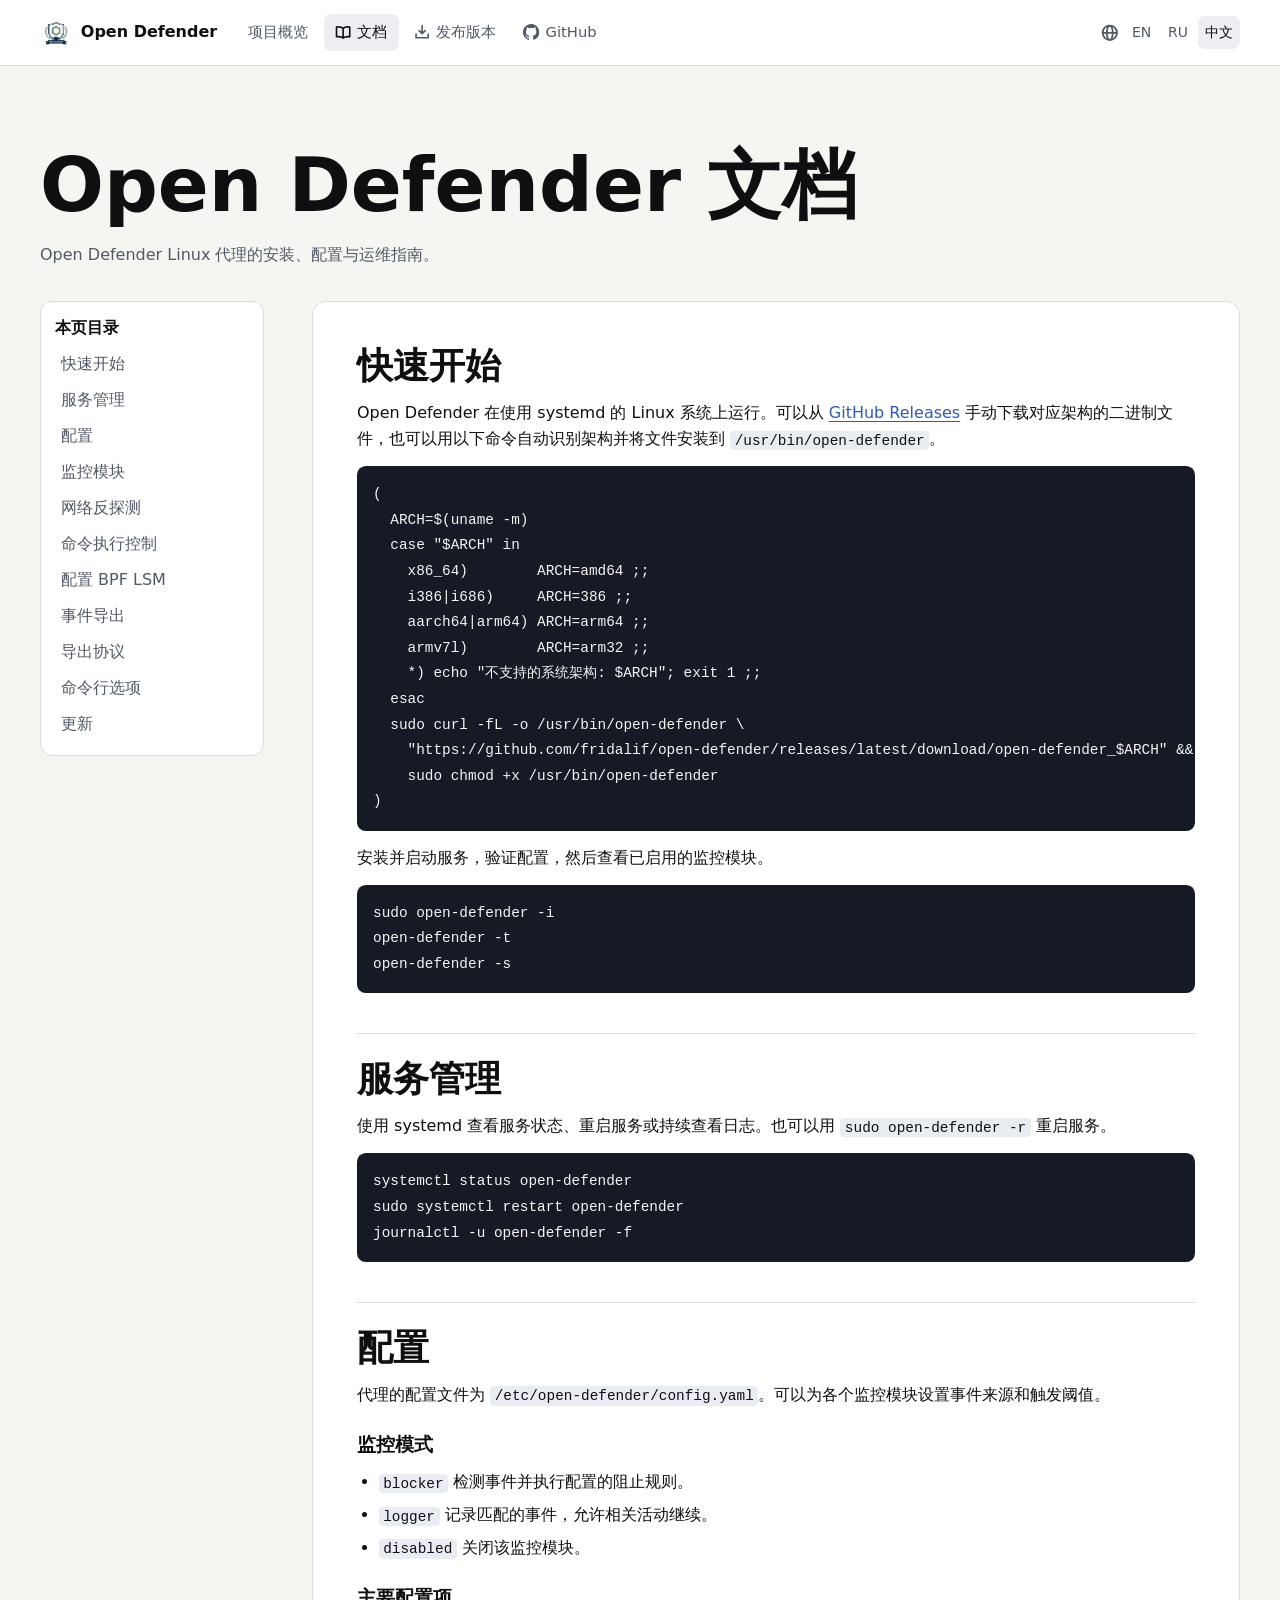
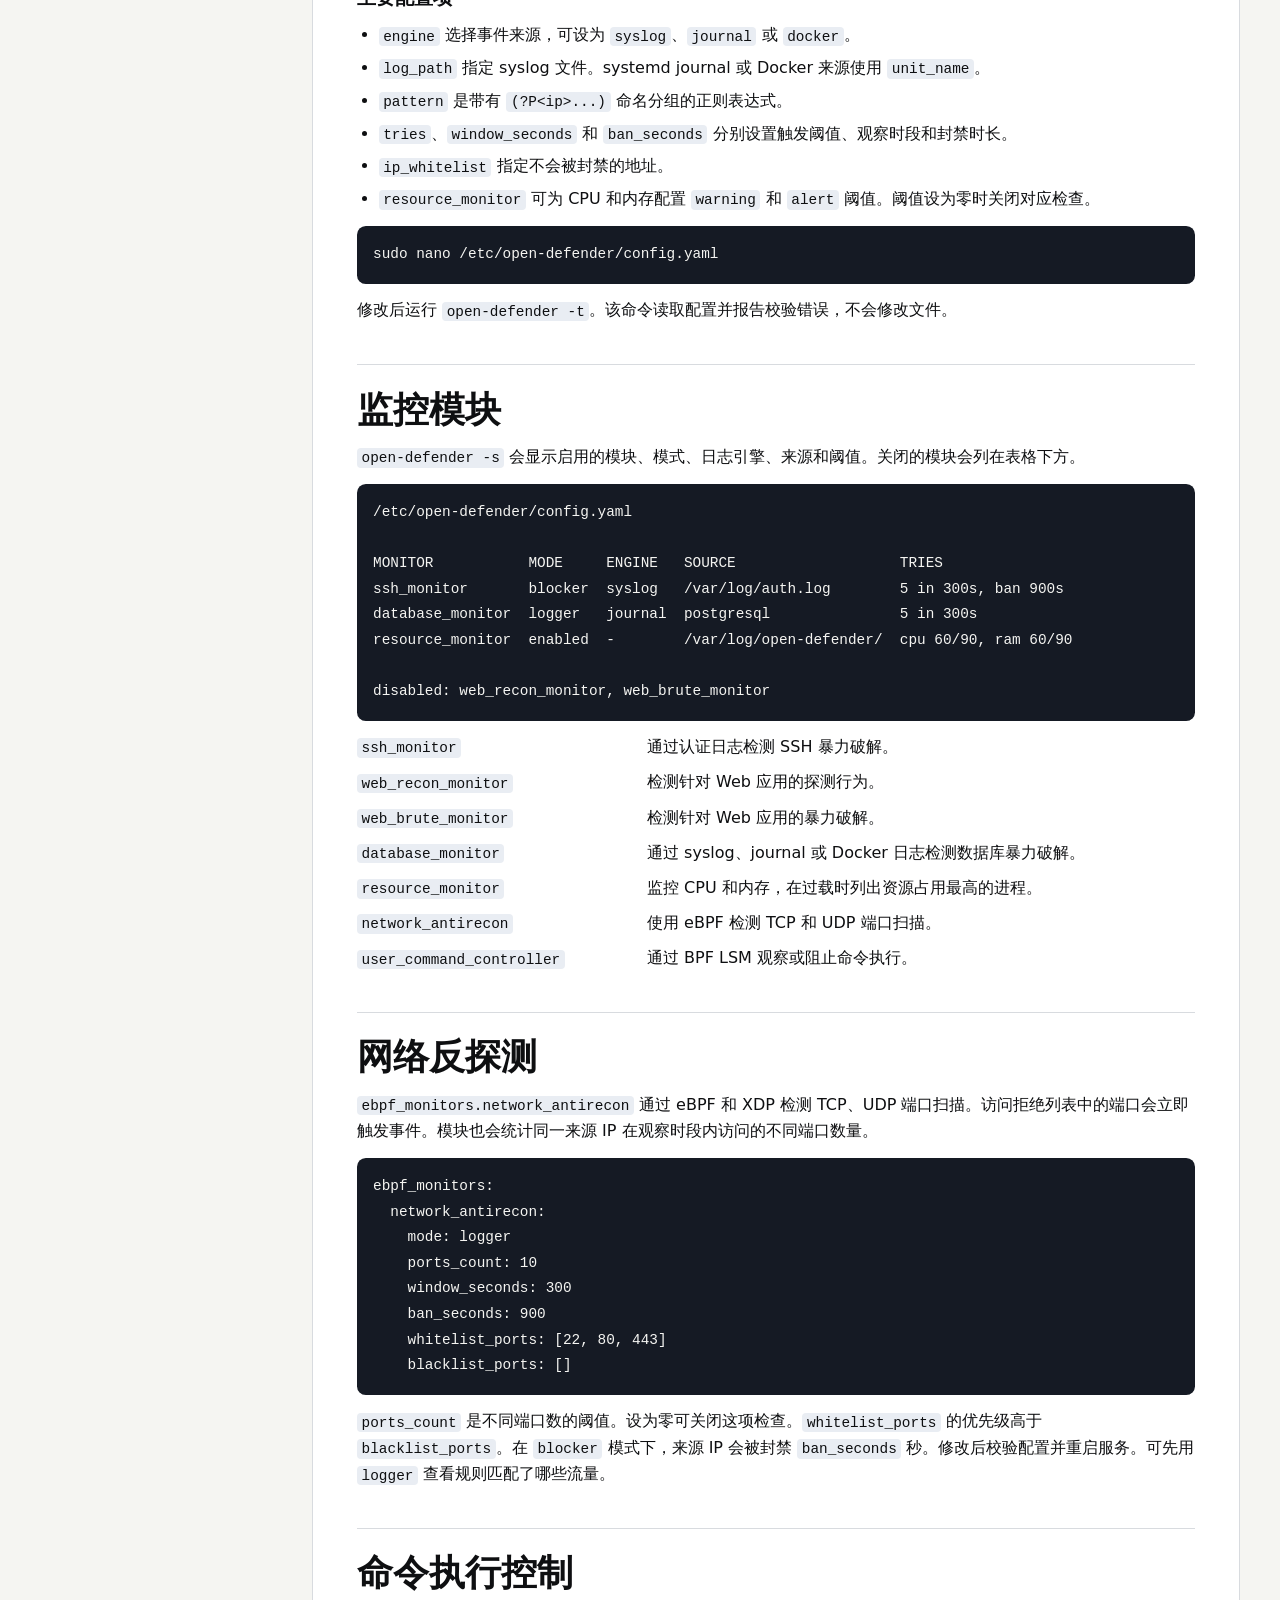
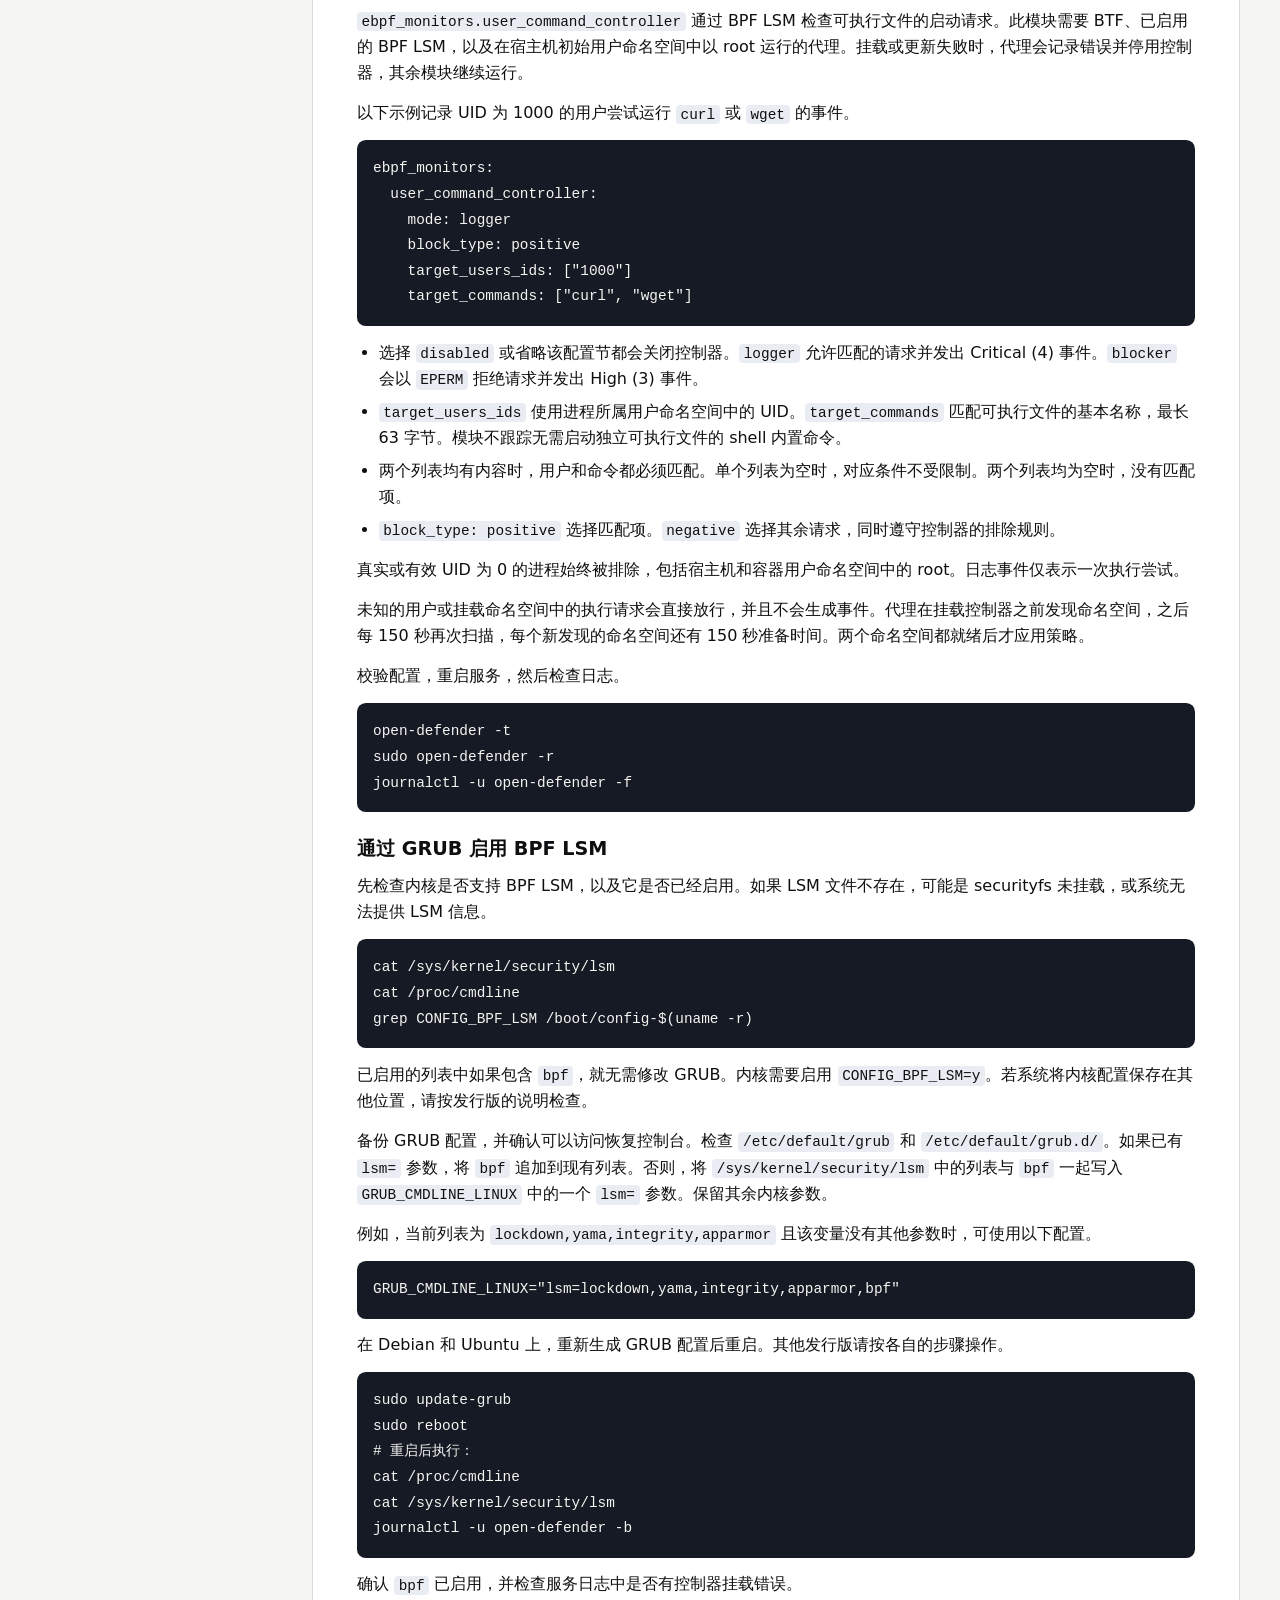
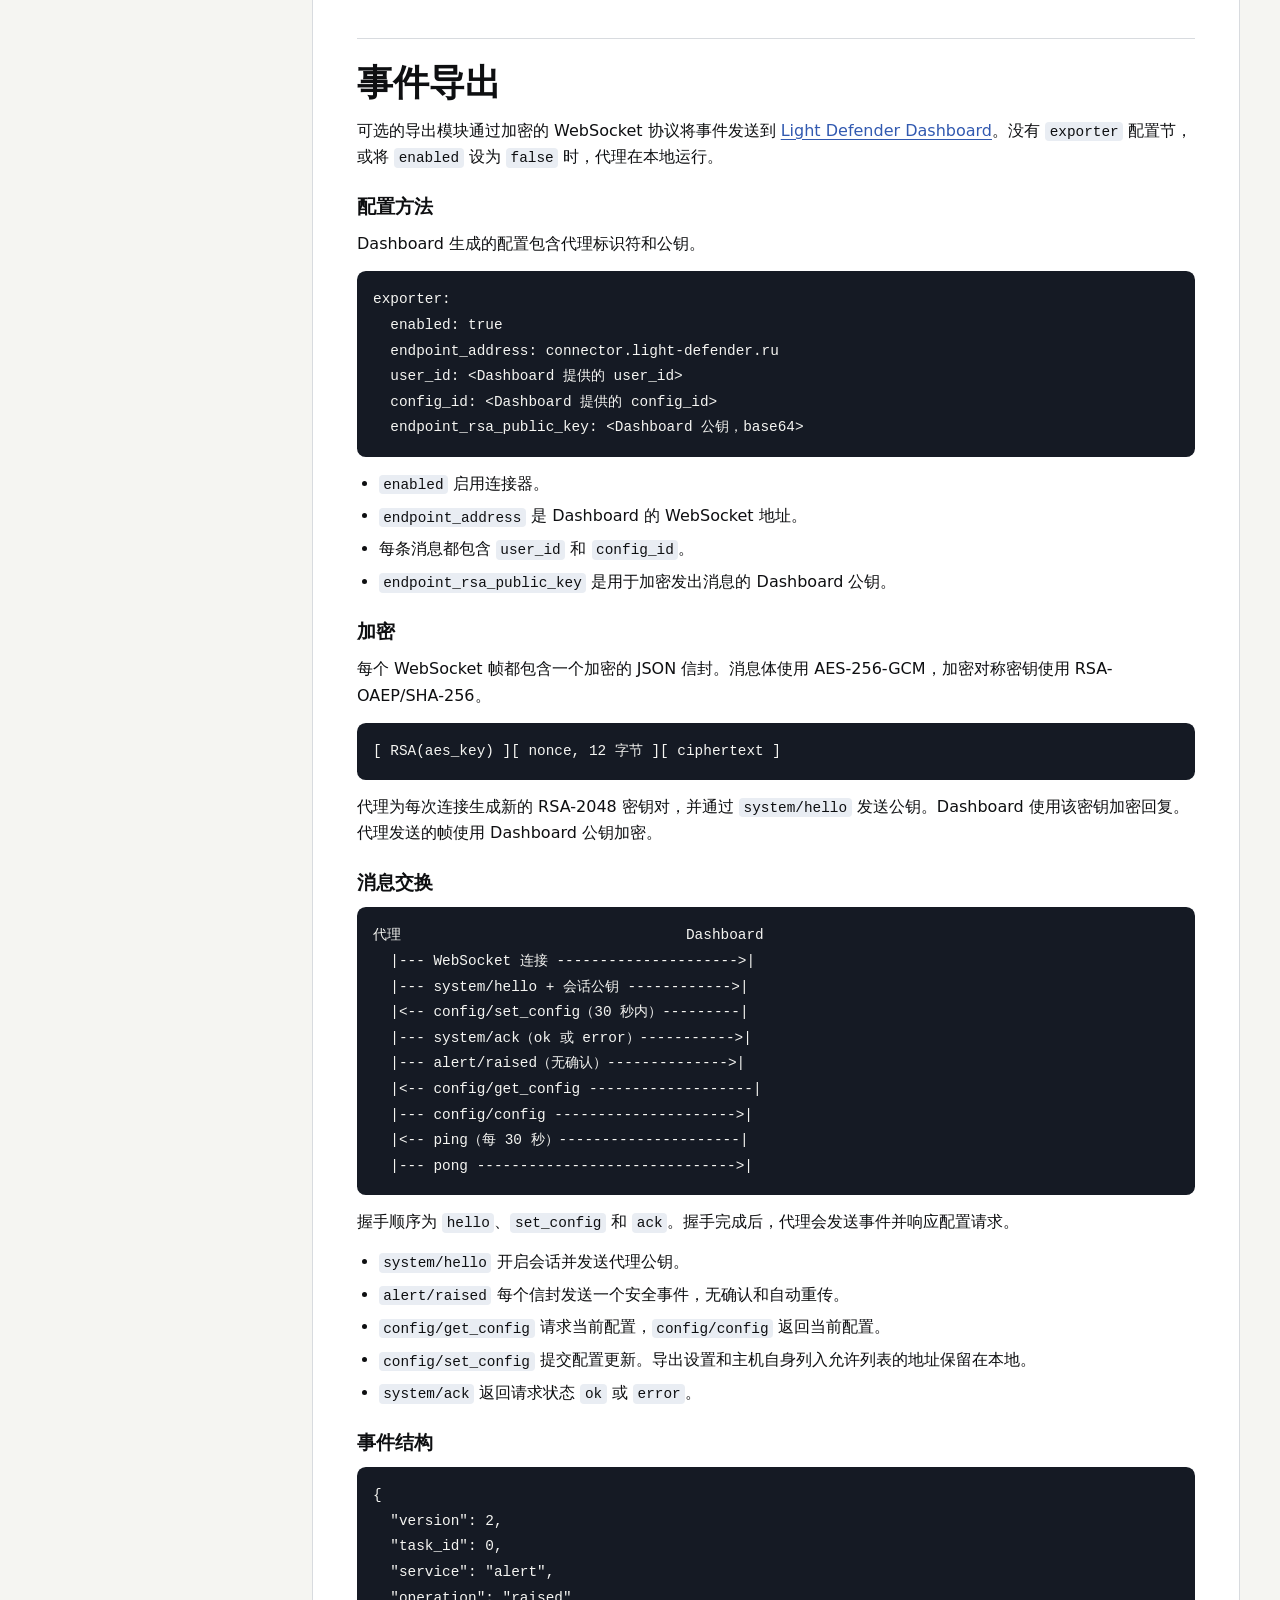
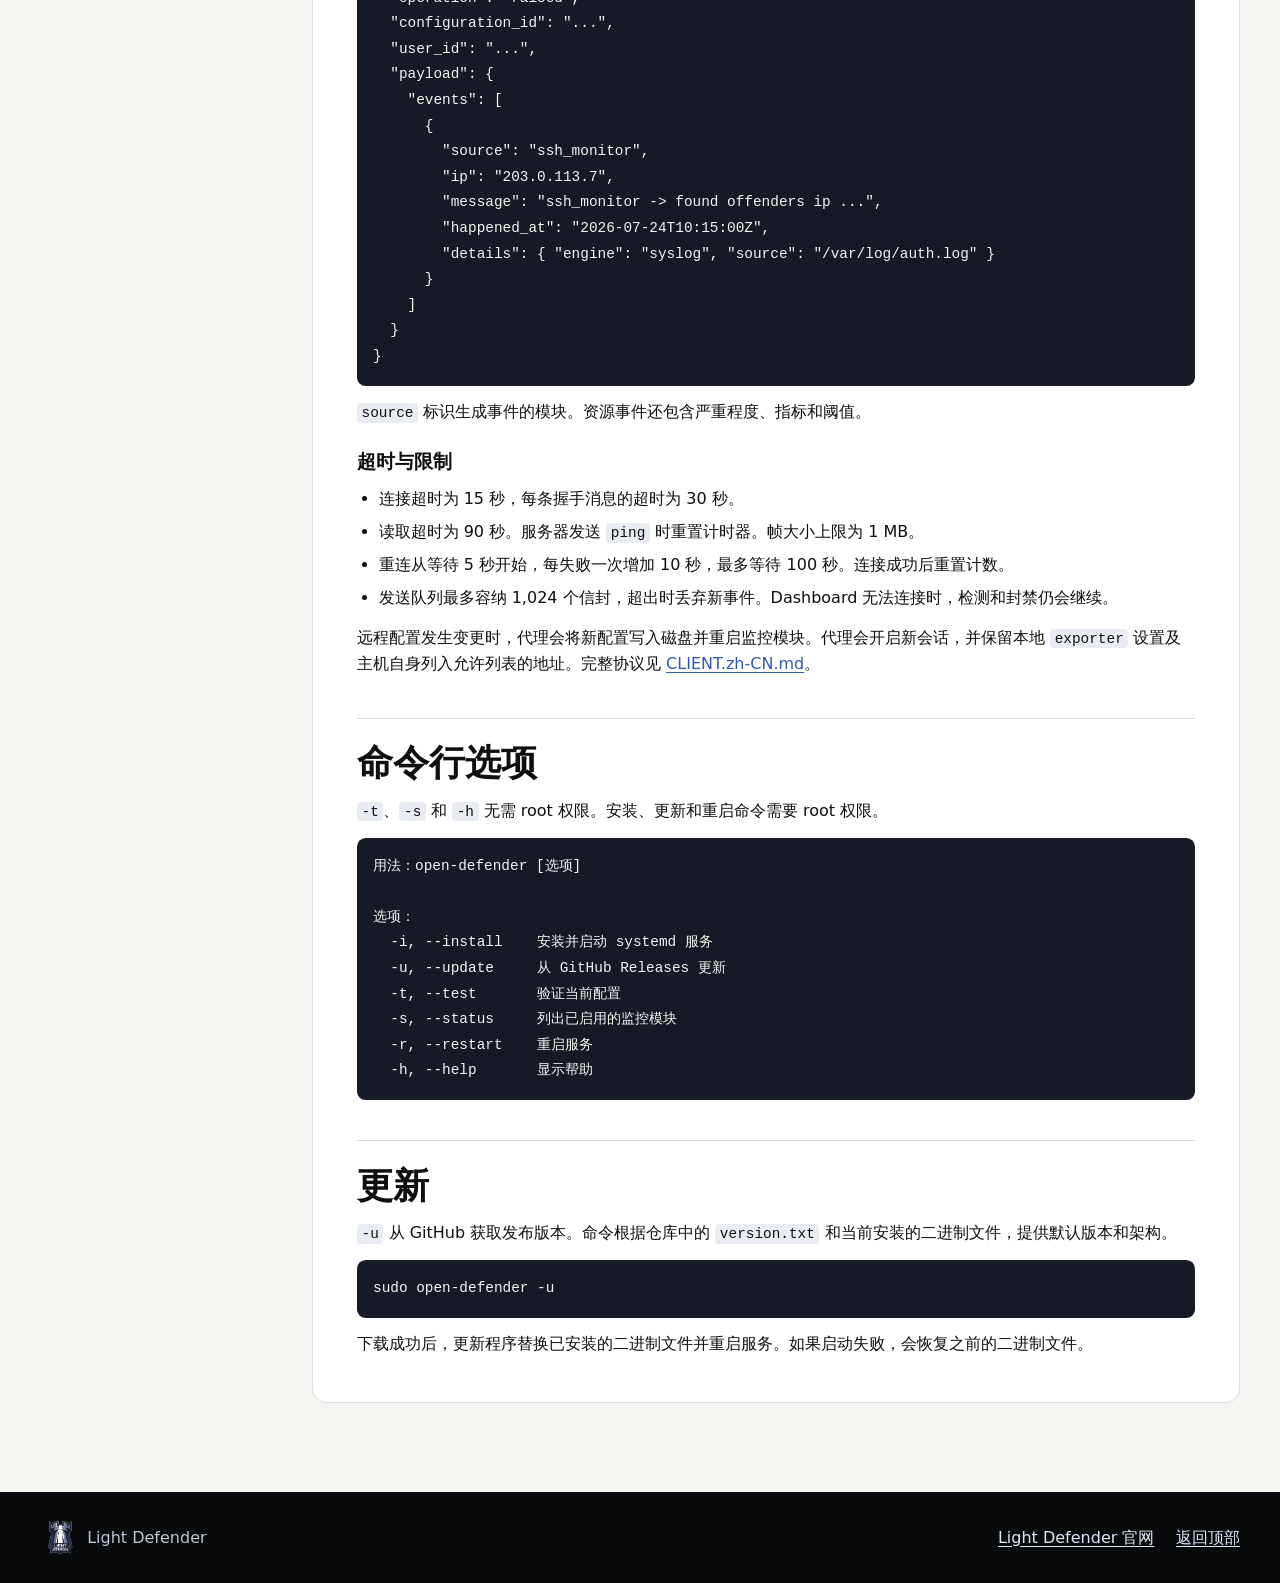
<file: zh-cn/docs.html>
<!doctype html>
<html lang="zh-CN" data-page="docs">
<head>
  <meta charset="utf-8">
  <meta name="viewport" content="width=device-width, initial-scale=1">
  <title>Open Defender 文档</title>
  <meta name="description" content="在 Linux 上安装 Open Defender、配置监控模块和 eBPF、启用事件导出，以及查询命令行选项。">
  <meta property="og:type" content="website">
  <meta property="og:title" content="Open Defender 文档">
  <meta property="og:description" content="在 Linux 上安装 Open Defender、配置监控模块和 eBPF、启用事件导出，以及查询命令行选项。">
  <link rel="icon" href="../favicon.png" type="image/png" sizes="96x96">
  <link rel="stylesheet" href="../assets/site.css">
  <script src="../assets/language.js"></script>
</head>
<body id="top">
  <a class="skip-link" href="#main">跳转到正文</a>
  <header class="site-header">
    <div class="wrap header-layout">
      <a class="brand" href="index.html"><img src="../assets/open-defender.webp" alt="" width="32" height="32">Open Defender</a>
      <nav class="site-nav" aria-label="项目导航">
        <a href="index.html">项目概览</a>
        <a href="docs.html" aria-current="page"><svg class="icon icon-outline" viewBox="0 0 16 16" aria-hidden="true" focusable="false"><path d="M8 4.2C6.3 2.9 4.5 2.6 1.5 3v9.5c3-.4 4.8-.1 6.5 1.2 1.7-1.3 3.5-1.6 6.5-1.2V3c-3-.4-4.8-.1-6.5 1.2V14"/></svg>文档</a>
        <a href="https://github.com/fridalif/open-defender/releases"><svg class="icon icon-outline" viewBox="0 0 16 16" aria-hidden="true" focusable="false"><path d="M8 1.5v8m-3-3 3 3 3-3M2 10v3.5h12V10"/></svg>发布版本</a>
        <a href="https://github.com/fridalif/open-defender"><svg class="icon" viewBox="0 0 16 16" aria-hidden="true" focusable="false"><path d="M8 0C3.58 0 0 3.58 0 8c0 3.54 2.29 6.53 5.47 7.59.4.07.55-.17.55-.38 0-.19-.01-.82-.01-1.49-2.01.37-2.53-.49-2.69-.94-.09-.23-.48-.94-.82-1.13-.28-.15-.68-.52-.01-.53.63-.01 1.08.58 1.23.82.72 1.21 1.87.87 2.33.66.07-.52.28-.87.51-1.07-1.78-.2-3.64-.89-3.64-3.95 0-.87.31-1.59.82-2.15-.08-.2-.36-1.02.08-2.12 0 0 .67-.21 2.2.82a7.64 7.64 0 0 1 2-.27c.68 0 1.36.09 2 .27 1.53-1.04 2.2-.82 2.2-.82.44 1.1.16 1.92.08 2.12.51.56.82 1.27.82 2.15 0 3.07-1.87 3.75-3.65 3.95.29.25.54.73.54 1.48 0 1.07-.01 1.93-.01 2.2 0 .21.15.46.55.38A8.01 8.01 0 0 0 16 8c0-4.42-3.58-8-8-8z"/></svg>GitHub</a>
      </nav>
      <nav class="language-nav" aria-label="语言">
        <svg class="icon icon-outline" viewBox="0 0 16 16" aria-hidden="true" focusable="false"><circle cx="8" cy="8" r="6.5"/><ellipse cx="8" cy="8" rx="2.7" ry="6.5"/><path d="M1.5 8h13"/></svg>
        <a href="../docs.html?lang=en" hreflang="en" lang="en" aria-label="English">EN</a>
        <a href="../ru/docs.html" hreflang="ru" lang="ru" aria-label="Русский">RU</a>
        <a href="../zh-cn/docs.html" hreflang="zh-CN" lang="zh-CN" aria-label="简体中文" aria-current="true">中文</a>
      </nav>
    </div>
  </header>
  <main class="section docs" id="main">
    <div class="wrap">
      <h1 class="docs-heading">Open Defender 文档</h1>
      <p class="intro">Open Defender Linux 代理的安装、配置与运维指南。</p>
      <div class="docs-layout">
        <nav class="docs-nav" aria-label="本页目录">
          <p>本页目录</p>
          <ul>
            <li><a href="#quickstart">快速开始</a></li>
            <li><a href="#install">服务管理</a></li>
            <li><a href="#config">配置</a></li>
            <li><a href="#monitors">监控模块</a></li>
            <li><a href="#network-antirecon">网络反探测</a></li>
            <li><a href="#commands">命令执行控制</a></li>
            <li><a href="#grub">配置 BPF LSM</a></li>
            <li><a href="#export">事件导出</a></li>
            <li><a href="#protocol">导出协议</a></li>
            <li><a href="#cli">命令行选项</a></li>
            <li><a href="#update">更新</a></li>
          </ul>
        </nav>
        <article class="docs-content">
          <h2 id="quickstart">快速开始</h2>
          <p>Open Defender 在使用 systemd 的 Linux 系统上运行。可以从 <a href="https://github.com/fridalif/open-defender/releases">GitHub Releases</a> 手动下载对应架构的二进制文件，也可以用以下命令自动识别架构并将文件安装到 <code>/usr/bin/open-defender</code>。</p>
          <pre tabindex="0"><code>(
  ARCH=$(uname -m)
  case "$ARCH" in
    x86_64)        ARCH=amd64 ;;
    i386|i686)     ARCH=386 ;;
    aarch64|arm64) ARCH=arm64 ;;
    armv7l)        ARCH=arm32 ;;
    *) echo "不支持的系统架构: $ARCH"; exit 1 ;;
  esac
  sudo curl -fL -o /usr/bin/open-defender \
    "https://github.com/fridalif/open-defender/releases/latest/download/open-defender_$ARCH" &amp;&amp;
    sudo chmod +x /usr/bin/open-defender
)</code></pre>
          <p>安装并启动服务，验证配置，然后查看已启用的监控模块。</p>
          <pre tabindex="0"><code>sudo open-defender -i
open-defender -t
open-defender -s</code></pre>

          <h2 id="install">服务管理</h2>
          <p>使用 systemd 查看服务状态、重启服务或持续查看日志。也可以用 <code>sudo open-defender -r</code> 重启服务。</p>
          <pre tabindex="0"><code>systemctl status open-defender
sudo systemctl restart open-defender
journalctl -u open-defender -f</code></pre>

          <h2 id="config">配置</h2>
          <p>代理的配置文件为 <code>/etc/open-defender/config.yaml</code>。可以为各个监控模块设置事件来源和触发阈值。</p>

          <h3 id="modes">监控模式</h3>
          <ul>
            <li><code>blocker</code> 检测事件并执行配置的阻止规则。</li>
            <li><code>logger</code> 记录匹配的事件，允许相关活动继续。</li>
            <li><code>disabled</code> 关闭该监控模块。</li>
          </ul>

          <h3 id="params">主要配置项</h3>
          <ul>
            <li><code>engine</code> 选择事件来源，可设为 <code>syslog</code>、<code>journal</code> 或 <code>docker</code>。</li>
            <li><code>log_path</code> 指定 syslog 文件。systemd journal 或 Docker 来源使用 <code>unit_name</code>。</li>
            <li><code>pattern</code> 是带有 <code>(?P&lt;ip&gt;...)</code> 命名分组的正则表达式。</li>
            <li><code>tries</code>、<code>window_seconds</code> 和 <code>ban_seconds</code> 分别设置触发阈值、观察时段和封禁时长。</li>
            <li><code>ip_whitelist</code> 指定不会被封禁的地址。</li>
            <li><code>resource_monitor</code> 可为 CPU 和内存配置 <code>warning</code> 和 <code>alert</code> 阈值。阈值设为零时关闭对应检查。</li>
          </ul>
          <pre tabindex="0"><code>sudo nano /etc/open-defender/config.yaml</code></pre>
          <p>修改后运行 <code>open-defender -t</code>。该命令读取配置并报告校验错误，不会修改文件。</p>

          <h2 id="monitors">监控模块</h2>
          <p><code>open-defender -s</code> 会显示启用的模块、模式、日志引擎、来源和阈值。关闭的模块会列在表格下方。</p>
          <pre tabindex="0"><code>/etc/open-defender/config.yaml

MONITOR           MODE     ENGINE   SOURCE                   TRIES
ssh_monitor       blocker  syslog   /var/log/auth.log        5 in 300s, ban 900s
database_monitor  logger   journal  postgresql               5 in 300s
resource_monitor  enabled  -        /var/log/open-defender/  cpu 60/90, ram 60/90

disabled: web_recon_monitor, web_brute_monitor</code></pre>
          <dl>
            <dt><code>ssh_monitor</code></dt><dd>通过认证日志检测 SSH 暴力破解。</dd>
            <dt><code>web_recon_monitor</code></dt><dd>检测针对 Web 应用的探测行为。</dd>
            <dt><code>web_brute_monitor</code></dt><dd>检测针对 Web 应用的暴力破解。</dd>
            <dt><code>database_monitor</code></dt><dd>通过 syslog、journal 或 Docker 日志检测数据库暴力破解。</dd>
            <dt><code>resource_monitor</code></dt><dd>监控 CPU 和内存，在过载时列出资源占用最高的进程。</dd>
            <dt><code>network_antirecon</code></dt><dd>使用 eBPF 检测 TCP 和 UDP 端口扫描。</dd>
            <dt><code>user_command_controller</code></dt><dd>通过 BPF LSM 观察或阻止命令执行。</dd>
          </dl>

          <h2 id="network-antirecon">网络反探测</h2>
          <p><code>ebpf_monitors.network_antirecon</code> 通过 eBPF 和 XDP 检测 TCP、UDP 端口扫描。访问拒绝列表中的端口会立即触发事件。模块也会统计同一来源 IP 在观察时段内访问的不同端口数量。</p>
          <pre tabindex="0"><code>ebpf_monitors:
  network_antirecon:
    mode: logger
    ports_count: 10
    window_seconds: 300
    ban_seconds: 900
    whitelist_ports: [22, 80, 443]
    blacklist_ports: []</code></pre>
          <p><code>ports_count</code> 是不同端口数的阈值。设为零可关闭这项检查。<code>whitelist_ports</code> 的优先级高于 <code>blacklist_ports</code>。在 <code>blocker</code> 模式下，来源 IP 会被封禁 <code>ban_seconds</code> 秒。修改后校验配置并重启服务。可先用 <code>logger</code> 查看规则匹配了哪些流量。</p>

          <h2 id="commands">命令执行控制</h2>
          <p><code>ebpf_monitors.user_command_controller</code> 通过 BPF LSM 检查可执行文件的启动请求。此模块需要 BTF、已启用的 BPF LSM，以及在宿主机初始用户命名空间中以 root 运行的代理。挂载或更新失败时，代理会记录错误并停用控制器，其余模块继续运行。</p>
          <p>以下示例记录 UID 为 1000 的用户尝试运行 <code>curl</code> 或 <code>wget</code> 的事件。</p>
          <pre tabindex="0"><code>ebpf_monitors:
  user_command_controller:
    mode: logger
    block_type: positive
    target_users_ids: ["1000"]
    target_commands: ["curl", "wget"]</code></pre>
          <ul>
            <li>选择 <code>disabled</code> 或省略该配置节都会关闭控制器。<code>logger</code> 允许匹配的请求并发出 Critical (4) 事件。<code>blocker</code> 会以 <code>EPERM</code> 拒绝请求并发出 High (3) 事件。</li>
            <li><code>target_users_ids</code> 使用进程所属用户命名空间中的 UID。<code>target_commands</code> 匹配可执行文件的基本名称，最长 63 字节。模块不跟踪无需启动独立可执行文件的 shell 内置命令。</li>
            <li>两个列表均有内容时，用户和命令都必须匹配。单个列表为空时，对应条件不受限制。两个列表均为空时，没有匹配项。</li>
            <li><code>block_type: positive</code> 选择匹配项。<code>negative</code> 选择其余请求，同时遵守控制器的排除规则。</li>
          </ul>
          <p>真实或有效 UID 为 0 的进程始终被排除，包括宿主机和容器用户命名空间中的 root。日志事件仅表示一次执行尝试。</p>
          <p>未知的用户或挂载命名空间中的执行请求会直接放行，并且不会生成事件。代理在挂载控制器之前发现命名空间，之后每 150 秒再次扫描，每个新发现的命名空间还有 150 秒准备时间。两个命名空间都就绪后才应用策略。</p>
          <p>校验配置，重启服务，然后检查日志。</p>
          <pre tabindex="0"><code>open-defender -t
sudo open-defender -r
journalctl -u open-defender -f</code></pre>

          <h3 id="grub">通过 GRUB 启用 BPF LSM</h3>
          <p>先检查内核是否支持 BPF LSM，以及它是否已经启用。如果 LSM 文件不存在，可能是 securityfs 未挂载，或系统无法提供 LSM 信息。</p>
          <pre tabindex="0"><code>cat /sys/kernel/security/lsm
cat /proc/cmdline
grep CONFIG_BPF_LSM /boot/config-$(uname -r)</code></pre>
          <p>已启用的列表中如果包含 <code>bpf</code>，就无需修改 GRUB。内核需要启用 <code>CONFIG_BPF_LSM=y</code>。若系统将内核配置保存在其他位置，请按发行版的说明检查。</p>
          <p>备份 GRUB 配置，并确认可以访问恢复控制台。检查 <code>/etc/default/grub</code> 和 <code>/etc/default/grub.d/</code>。如果已有 <code>lsm=</code> 参数，将 <code>bpf</code> 追加到现有列表。否则，将 <code>/sys/kernel/security/lsm</code> 中的列表与 <code>bpf</code> 一起写入 <code>GRUB_CMDLINE_LINUX</code> 中的一个 <code>lsm=</code> 参数。保留其余内核参数。</p>
          <p>例如，当前列表为 <code>lockdown,yama,integrity,apparmor</code> 且该变量没有其他参数时，可使用以下配置。</p>
          <pre tabindex="0"><code>GRUB_CMDLINE_LINUX="lsm=lockdown,yama,integrity,apparmor,bpf"</code></pre>
          <p>在 Debian 和 Ubuntu 上，重新生成 GRUB 配置后重启。其他发行版请按各自的步骤操作。</p>
          <pre tabindex="0"><code>sudo update-grub
sudo reboot
# 重启后执行：
cat /proc/cmdline
cat /sys/kernel/security/lsm
journalctl -u open-defender -b</code></pre>
          <p>确认 <code>bpf</code> 已启用，并检查服务日志中是否有控制器挂载错误。</p>

          <h2 id="export">事件导出</h2>
          <p>可选的导出模块通过加密的 WebSocket 协议将事件发送到 <a href="https://light-defender.ru/light-defender-dashboard/">Light Defender Dashboard</a>。没有 <code>exporter</code> 配置节，或将 <code>enabled</code> 设为 <code>false</code> 时，代理在本地运行。</p>
          <h3>配置方法</h3>
          <p>Dashboard 生成的配置包含代理标识符和公钥。</p>
          <pre tabindex="0"><code>exporter:
  enabled: true
  endpoint_address: connector.light-defender.ru
  user_id: &lt;Dashboard 提供的 user_id&gt;
  config_id: &lt;Dashboard 提供的 config_id&gt;
  endpoint_rsa_public_key: &lt;Dashboard 公钥，base64&gt;</code></pre>
          <ul>
            <li><code>enabled</code> 启用连接器。</li>
            <li><code>endpoint_address</code> 是 Dashboard 的 WebSocket 地址。</li>
            <li>每条消息都包含 <code>user_id</code> 和 <code>config_id</code>。</li>
            <li><code>endpoint_rsa_public_key</code> 是用于加密发出消息的 Dashboard 公钥。</li>
          </ul>
          <h3 id="encryption">加密</h3>
          <p>每个 WebSocket 帧都包含一个加密的 JSON 信封。消息体使用 AES-256-GCM，加密对称密钥使用 RSA-OAEP/SHA-256。</p>
          <pre tabindex="0"><code>[ RSA(aes_key) ][ nonce, 12 字节 ][ ciphertext ]</code></pre>
          <p>代理为每次连接生成新的 RSA-2048 密钥对，并通过 <code>system/hello</code> 发送公钥。Dashboard 使用该密钥加密回复。代理发送的帧使用 Dashboard 公钥加密。</p>
          <h3 id="protocol">消息交换</h3>
          <pre tabindex="0"><code>代理                                 Dashboard
  |--- WebSocket 连接 ---------------------&gt;|
  |--- system/hello + 会话公钥 ------------&gt;|
  |&lt;-- config/set_config（30 秒内）---------|
  |--- system/ack（ok 或 error）-----------&gt;|
  |--- alert/raised（无确认）--------------&gt;|
  |&lt;-- config/get_config -------------------|
  |--- config/config ---------------------&gt;|
  |&lt;-- ping（每 30 秒）---------------------|
  |--- pong ------------------------------&gt;|</code></pre>
          <p>握手顺序为 <code>hello</code>、<code>set_config</code> 和 <code>ack</code>。握手完成后，代理会发送事件并响应配置请求。</p>
          <ul>
            <li><code>system/hello</code> 开启会话并发送代理公钥。</li>
            <li><code>alert/raised</code> 每个信封发送一个安全事件，无确认和自动重传。</li>
            <li><code>config/get_config</code> 请求当前配置，<code>config/config</code> 返回当前配置。</li>
            <li><code>config/set_config</code> 提交配置更新。导出设置和主机自身列入允许列表的地址保留在本地。</li>
            <li><code>system/ack</code> 返回请求状态 <code>ok</code> 或 <code>error</code>。</li>
          </ul>
          <h3 id="event">事件结构</h3>
          <pre tabindex="0"><code>{
  "version": 2,
  "task_id": 0,
  "service": "alert",
  "operation": "raised",
  "configuration_id": "...",
  "user_id": "...",
  "payload": {
    "events": [
      {
        "source": "ssh_monitor",
        "ip": "203.0.113.7",
        "message": "ssh_monitor -&gt; found offenders ip ...",
        "happened_at": "2026-07-24T10:15:00Z",
        "details": { "engine": "syslog", "source": "/var/log/auth.log" }
      }
    ]
  }
}</code></pre>
          <p><code>source</code> 标识生成事件的模块。资源事件还包含严重程度、指标和阈值。</p>
          <h3 id="timing">超时与限制</h3>
          <ul>
            <li>连接超时为 15 秒，每条握手消息的超时为 30 秒。</li>
            <li>读取超时为 90 秒。服务器发送 <code>ping</code> 时重置计时器。帧大小上限为 1 MB。</li>
            <li>重连从等待 5 秒开始，每失败一次增加 10 秒，最多等待 100 秒。连接成功后重置计数。</li>
            <li>发送队列最多容纳 1,024 个信封，超出时丢弃新事件。Dashboard 无法连接时，检测和封禁仍会继续。</li>
          </ul>
          <p>远程配置发生变更时，代理会将新配置写入磁盘并重启监控模块。代理会开启新会话，并保留本地 <code>exporter</code> 设置及主机自身列入允许列表的地址。完整协议见 <a href="https://github.com/fridalif/open-defender/blob/main/CLIENT.zh-CN.md">CLIENT.zh-CN.md</a>。</p>

          <h2 id="cli">命令行选项</h2>
          <p><code>-t</code>、<code>-s</code> 和 <code>-h</code> 无需 root 权限。安装、更新和重启命令需要 root 权限。</p>
          <pre tabindex="0"><code>用法：open-defender [选项]

选项：
  -i, --install    安装并启动 systemd 服务
  -u, --update     从 GitHub Releases 更新
  -t, --test       验证当前配置
  -s, --status     列出已启用的监控模块
  -r, --restart    重启服务
  -h, --help       显示帮助</code></pre>

          <h2 id="update">更新</h2>
          <p><code>-u</code> 从 GitHub 获取发布版本。命令根据仓库中的 <code>version.txt</code> 和当前安装的二进制文件，提供默认版本和架构。</p>
          <pre tabindex="0"><code>sudo open-defender -u</code></pre>
          <p>下载成功后，更新程序替换已安装的二进制文件并重启服务。如果启动失败，会恢复之前的二进制文件。</p>
        </article>
      </div>
    </div>
  </main>
  <footer class="footer">
    <div class="wrap">
      <p class="footer-brand"><img src="../assets/light-defender.webp" width="40" height="40" alt="">Light Defender</p>
      <div class="footer-links">
        <a href="https://light-defender.ru/">Light Defender 官网</a>
        <a href="#top">返回顶部</a>
      </div>
    </div>
  </footer>
</body>
</html>
</file>
<file: assets/site.css>
:root {
  color-scheme: light;
  --paper: #f5f5f2;
  --surface: #fff;
  --ink: #0e0f11;
  --muted: #525966;
  --line: #d8dbdf;
  --accent: #3159b0;
  --gradient: linear-gradient(135deg, #c92346, #315bdd);
  --mono: ui-monospace, Consolas, monospace;
}

*, *::before, *::after { box-sizing: border-box; }
body { margin: 0; background: var(--paper); color: var(--ink); font: 1rem/1.65 system-ui, sans-serif; }
h1, h2, h3, p, ul, ol, dl, dd, pre, figure { margin: 0; }
h1, h2, h3 { line-height: 1.13; overflow-wrap: anywhere; text-wrap: balance; }
h1, h2 { letter-spacing: -.045em; }
:lang(zh-CN) :is(h1, h2) { letter-spacing: normal; }
h2 { font-size: clamp(2rem, 4.2vw, 3.3rem); }
h3 { font-size: 1.2rem; }
a { color: var(--accent); text-underline-offset: .2em; }
a:focus-visible, pre:focus-visible { outline: 2px solid var(--accent); outline-offset: 3px; }
:target { scroll-margin-top: 1.25rem; }
.wrap { width: min(calc(100% - 3rem), 75rem); margin-inline: auto; }
.section { padding-block: clamp(3.5rem, 7vw, 6.5rem); }
.intro { max-width: 43rem; margin-top: .9rem; color: var(--muted); }
.icon { display: inline-block; width: 1.1em; height: 1.1em; flex: none; fill: currentColor; vertical-align: -.12em; }
.icon-outline { fill: none; stroke: currentColor; stroke-linecap: round; stroke-linejoin: round; stroke-width: 1.6; }
.skip-link { position: absolute; z-index: 10; inset: .5rem auto auto .5rem; padding: .45rem .75rem; background: var(--surface); }
.skip-link:not(:focus) { clip-path: inset(50%); }

.site-header { background: var(--surface); color: var(--ink); border-bottom: 1px solid var(--line); }
.header-layout { display: flex; flex-wrap: wrap; gap: .65rem 1.25rem; align-items: center; padding-block: .85rem; }
.brand { display: inline-flex; gap: .55rem; align-items: center; color: inherit; font-weight: 750; text-decoration: none; }
.brand img { width: 2rem; height: 2rem; }
.site-nav { display: flex; flex-wrap: wrap; align-items: center; gap: .25rem; }
.site-nav a, .language-nav a { display: inline-flex; gap: .4rem; align-items: center; border-radius: .45rem; color: var(--muted); text-decoration: none; }
.site-nav a { padding: .42rem .7rem; font-size: .925rem; }
.site-nav a:hover, .site-nav a[aria-current], .language-nav a:hover, .language-nav a[aria-current] { background: #eceef2; color: var(--ink); }
.dark a:focus-visible, .footer a:focus-visible { outline-color: #c1d0ff; }
.language-nav { display: flex; gap: .15rem; align-items: center; margin-inline-start: auto; color: var(--muted); }
.language-nav > .icon { margin-inline-end: .25rem; }
.language-nav a { padding: .3rem .45rem; font-size: .875rem; white-space: nowrap; }

.hero { padding-block: clamp(3rem, 7vw, 6rem); background: var(--surface); }
.hero-layout { display: grid; grid-template-columns: minmax(0, 1.3fr) minmax(0, .7fr); gap: clamp(1.5rem, 5vw, 4rem); align-items: center; }
.hero h1 { font-size: clamp(2.1rem, 5.15vw, 4.6rem); font-weight: 800; line-height: 1.33; overflow-wrap: break-word; text-wrap: wrap; }
.hero h1 span { display: block; margin-top: .12em; color: #81398b; background: var(--gradient); background-clip: text; -webkit-text-fill-color: transparent; }
.hero .intro { font-size: clamp(1.05rem, 2vw, 1.25rem); }
.hero-figure img { display: block; width: min(100%, 23rem); height: auto; margin-inline: auto; }
.actions { display: flex; flex-wrap: wrap; gap: .65rem; margin-top: 1.4rem; }
.button { display: inline-flex; min-height: 2.65rem; gap: .5rem; align-items: center; justify-content: center; padding: .58rem .85rem; border: 1px solid #bcc2cc; border-radius: .55rem; background: var(--surface); color: var(--ink); font-size: .94rem; font-weight: 680; text-decoration: none; }
.button:hover { background: #edf0f7; border-color: #8c95a7; }
.button-primary { border-color: transparent; background: var(--gradient); color: #fff; }
.button-primary:hover { background: #3455af; border-color: transparent; }
.project-facts { display: flex; flex-wrap: wrap; gap: .45rem 1rem; margin-top: 1.35rem; padding: 0; list-style: none; color: var(--muted); font-size: .9rem; }
.project-facts li, .project-facts a { display: inline-flex; gap: .45rem; align-items: center; }

.quickstart { border-block: 1px solid var(--line); background: var(--surface); }
.quick-layout, .info-layout { display: grid; grid-template-columns: repeat(2, minmax(0, 1fr)); gap: clamp(2rem, 6vw, 5rem); align-items: start; }
.quick-layout { align-items: center; }
.terminal { min-width: 0; border: 1px solid #343b4e; background: #151a24; border-radius: .9rem; overflow: hidden; }
.terminal figcaption { display: flex; align-items: center; gap: .55rem; padding: .7rem 1rem; background: #222938; color: #e6eaf3; font: .875rem/1.5 var(--mono); }
.terminal pre { border-radius: 0; background: transparent; color: #adf5d0; }
.terminal pre:focus-visible { outline-offset: -4px; outline-color: #adf5d0; }
.card-grid { display: grid; grid-template-columns: repeat(3, minmax(0, 1fr)); gap: 1rem; margin-top: 2rem; }
.card { padding: clamp(1.05rem, 2.6vw, 1.75rem); border: 1px solid var(--line); border-radius: .9rem; background: var(--surface); }
.card p { margin-top: .6rem; color: var(--muted); }
.card a { display: inline-block; margin-top: .55rem; font-weight: 650; }
.dark { background: var(--ink); color: var(--paper); }
.dark .intro, .dark .mode-list dd { color: #c4c9d4; }
.dark a { color: #becdff; }
.mode-list { display: grid; gap: .7rem; }
.mode-list div { display: grid; grid-template-columns: minmax(6rem, 1fr) 2fr; gap: .6rem 1rem; padding: .85rem 1rem; border: 1px solid #333b49; border-radius: .65rem; background: #181d26; }
.mode-list code { background: transparent; color: #adf5d0; padding: 0; }
.community-layout { display: grid; gap: 1rem; }
.community-panel { padding: clamp(1.25rem, 3vw, 2.25rem); border: 1px solid var(--line); border-radius: 1rem; background: var(--surface); }
.community-panel h2 { font-size: clamp(1.75rem, 3vw, 2.65rem); }
.link-list { display: grid; gap: .65rem; list-style: none; padding: 0; margin-top: 1rem; }
.link-list a { display: inline-flex; gap: .55rem; align-items: center; font-weight: 650; }

.docs { padding-top: clamp(2.5rem, 6vw, 5rem); }
.docs-heading { font-size: clamp(2.5rem, 6vw, 4.7rem); }
.docs-layout { display: grid; grid-template-columns: minmax(11rem, 14rem) minmax(0, 1fr); gap: clamp(1.5rem, 4vw, 3rem); margin-top: 2rem; align-items: start; }
.docs-nav { position: sticky; top: 1rem; max-height: calc(100vh - 2rem); overflow: auto; padding: .85rem; border: 1px solid var(--line); border-radius: .75rem; background: var(--surface); }
.docs-nav p { font-weight: 750; margin-bottom: .35rem; }
.docs-nav ul { display: grid; gap: .1rem; padding: 0; list-style: none; }
.docs-nav a { display: block; padding: .25rem .4rem; border-radius: .35rem; color: var(--muted); text-decoration: none; }
.docs-nav a:hover { background: #eaedf5; color: var(--ink); }
.docs-content { min-width: 0; overflow-wrap: anywhere; padding: clamp(1rem, 4vw, 2.75rem); border: 1px solid var(--line); border-radius: .9rem; background: var(--surface); }
.docs-content h2 { font-size: clamp(1.55rem, 3vw, 2.25rem); }
.docs-content h2:not(:first-child) { margin-top: 2.5rem; border-top: 1px solid var(--line); padding-top: 1.55rem; }
.docs-content h3 { margin-top: 1.6rem; }
.docs-content :is(p, ul, ol, dl, pre) { margin-top: .85rem; }
.docs-content :is(ul, ol) { padding-inline-start: 1.35rem; }
.docs-content li + li { margin-top: .4rem; }
.docs-content dl { display: grid; grid-template-columns: minmax(0, 1fr) minmax(0, 2fr); gap: .55rem 1rem; }
code { font: .9em var(--mono); }
:not(pre) > code { border-radius: .25rem; padding: .12em .32em; background: #e9edf3; overflow-wrap: anywhere; }
pre { overflow-x: auto; padding: 1rem; border-radius: .55rem; background: #151a24; color: #f5f5f2; line-height: 1.6; tab-size: 2; }

.footer { padding-block: 1.6rem; background: #090a0c; color: #bfc6d4; }
.footer .wrap, .footer-links { display: flex; flex-wrap: wrap; gap: .6rem 1.35rem; }
.footer .wrap { align-items: center; justify-content: space-between; }
.footer-brand { display: inline-flex; align-items: center; gap: .45rem; }
.footer-brand img { display: block; width: 2.5rem; height: 2.5rem; object-fit: contain; }
.footer-links a { color: #e1e8fa; }

@media (max-width: 55rem) {
  .card-grid { grid-template-columns: repeat(2, minmax(0, 1fr)); }
  .site-nav { order: 1; width: 100%; }
  .site-nav a:first-child { margin-inline-start: -.45rem; }
}
@media (max-width: 48rem) {
  .hero-layout { grid-template-columns: minmax(0, 1fr); }
  .hero-figure img { width: min(100%, 15rem); }
}
@media (max-width: 42rem) {
  .wrap { width: calc(100% - 2rem); }
  .quick-layout, .info-layout, .docs-layout { grid-template-columns: minmax(0, 1fr); }
  .docs-nav { position: static; max-height: none; }
  .docs-nav ul { grid-template-columns: repeat(auto-fit, minmax(min(100%, 9rem), 1fr)); }
}
@media (max-width: 32rem) {
  .card-grid { grid-template-columns: minmax(0, 1fr); }
  .mode-list div, .docs-content dl { grid-template-columns: minmax(0, 1fr); }
  .docs-content dd + dt { margin-top: .5rem; }
  .site-nav a { padding-inline: .45rem; }
}
@media (max-width: 22rem) {
  .language-nav { margin-inline-start: 0; }
}
</file>
